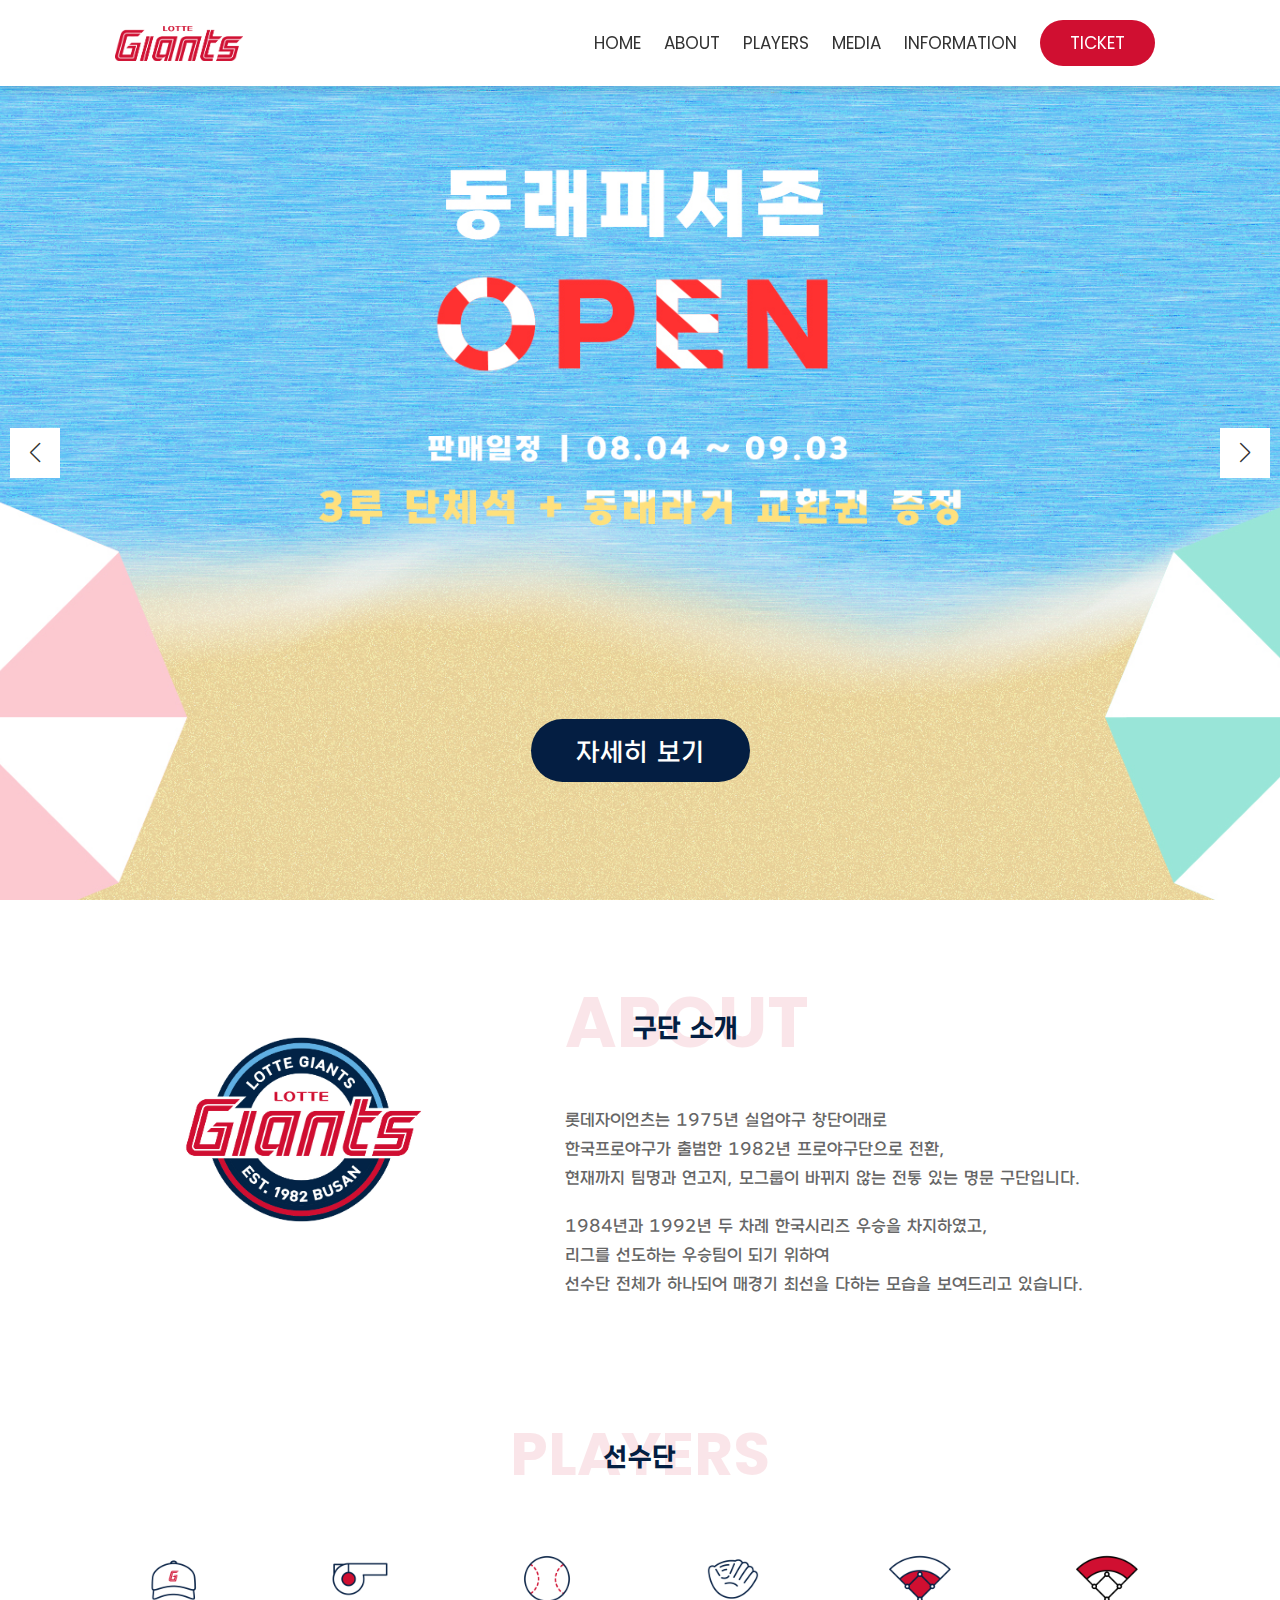
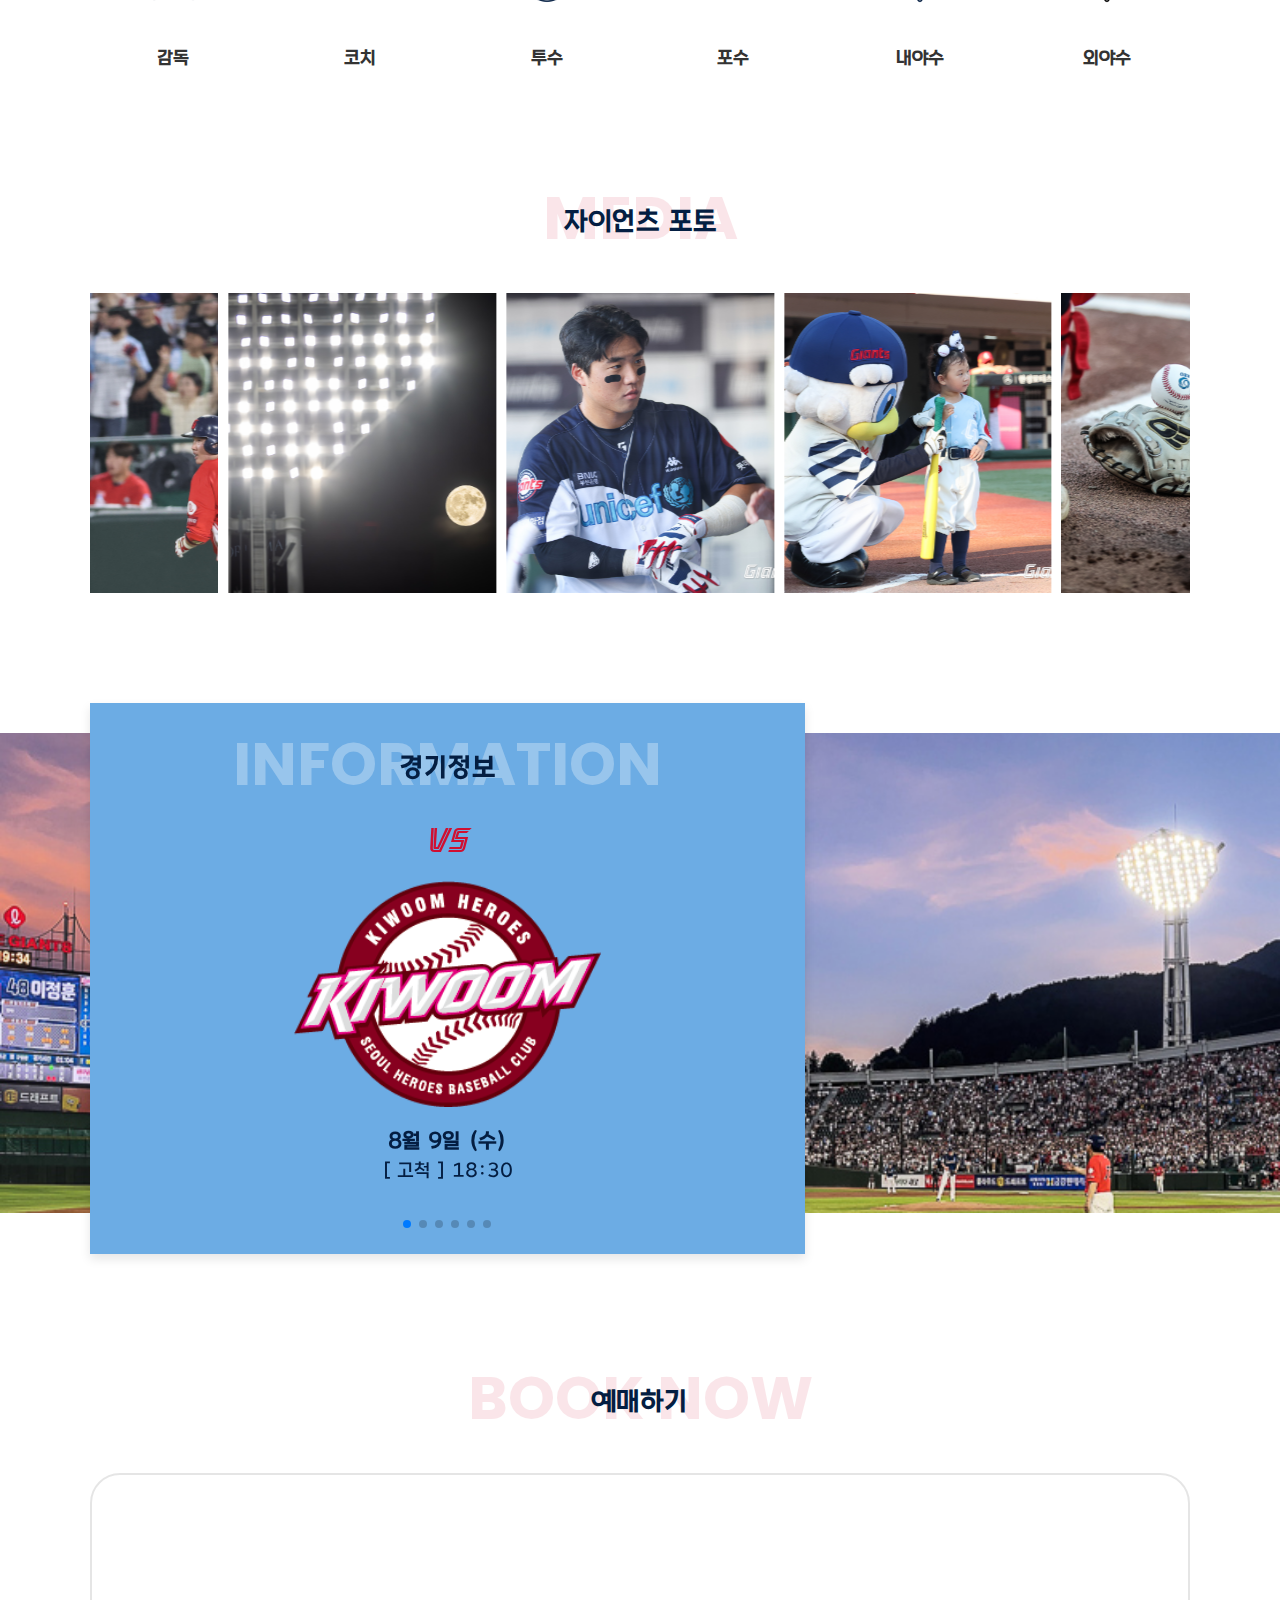
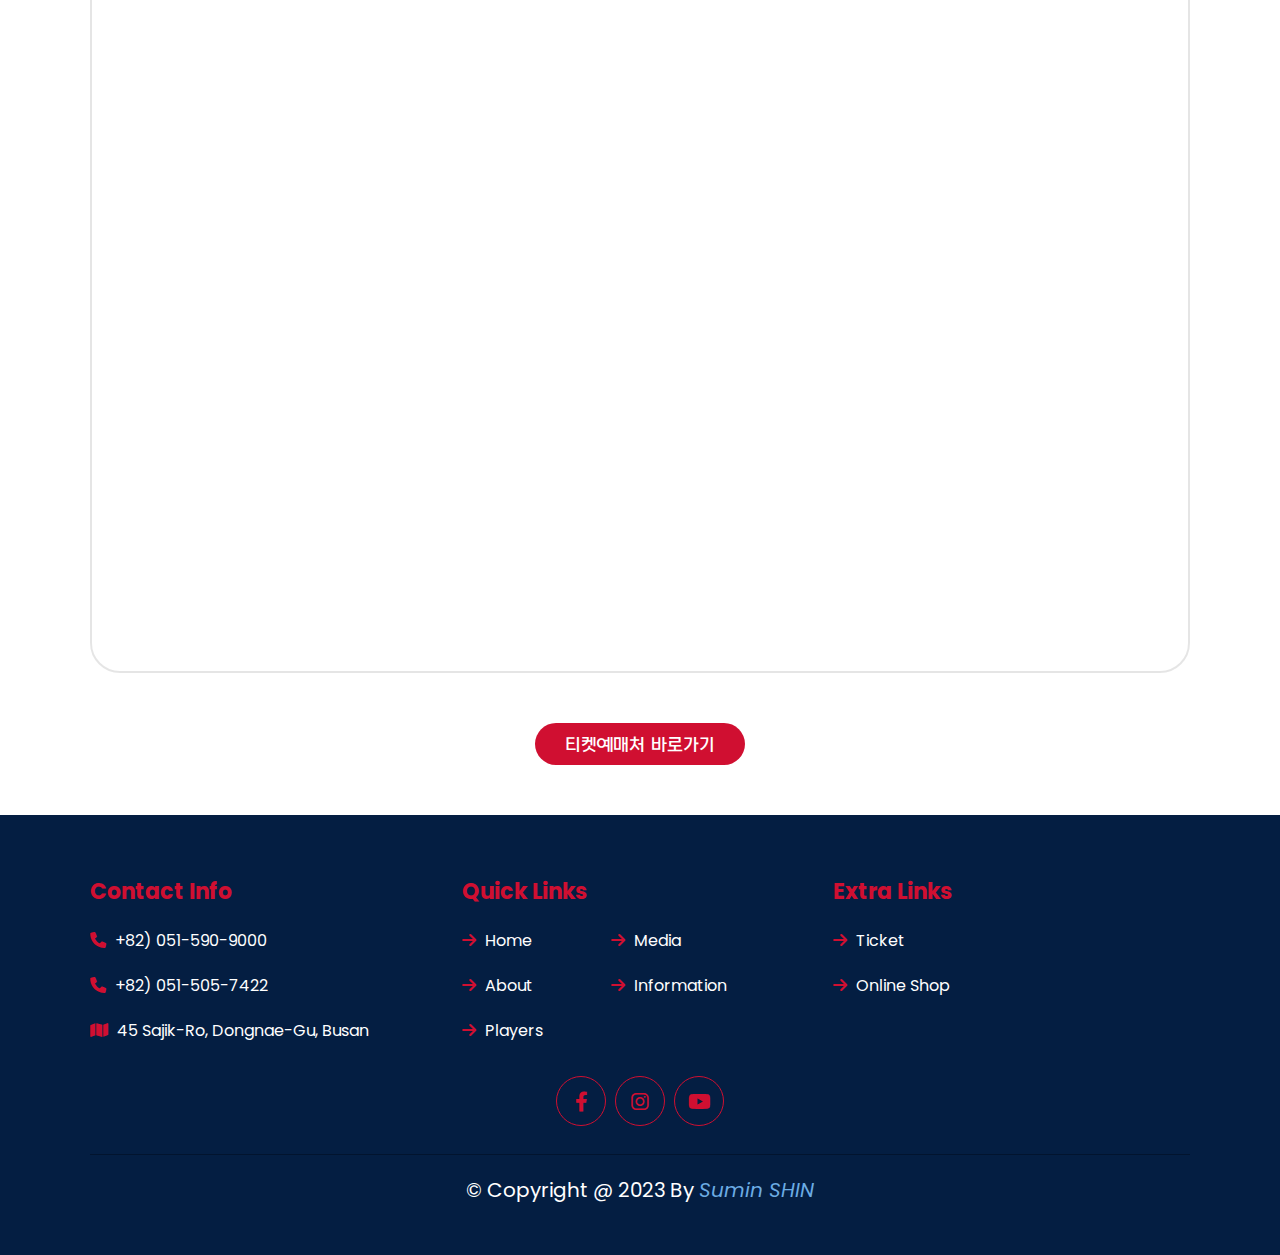
<file: 롯데 자이언츠/index.html>
<!DOCTYPE html>
<html lang="ko">
<head>
   <meta charset="UTF-8">
   <meta http-equiv="X-UA-Compatible" content="IE=edge">
   <meta name="viewport" content="width=device-width, initial-scale=1.0">
   <title>LOTTE GIANTS</title>
   <!-- font awesome cdn link  -->
   <link rel="stylesheet" href="https://cdnjs.cloudflare.com/ajax/libs/font-awesome/6.0.0/css/all.min.css">
   <!-- swiper js cdn link -->
   <link rel="stylesheet" href="https://cdn.jsdelivr.net/npm/swiper@9/swiper-bundle.min.css" />
    <!-- custom css link -->
   <link rel="stylesheet" href="style.css">
</head>
<body>

   <!-- header -->

   <header class="header">

      <a href="#" class="logo"> 
         <!-- <img src="./img/mivi_logo.png" alt=""> <p style="font-family: 'giants';">롯데 자이언츠</p>  -->
         <!-- <p>Giants</p> -->
         <img src="./img/logo.png" alt="lotte_logo">
      </a>

      <nav class="navbar">
         <a href="#home">HOME</a>
         <a href="#about">ABOUT</a>
         <a href="#players">PLAYERS</a>
         <a href="#gallery">MEDIA</a>
         <a href="#information">INFORMATION</a>
         <a href="#reservation" class="btn">TICKET</a>
      </nav>

      <div id="menu-btn" class="fas fa-bars"></div>

   </header>

   <!-- end -->

   <!-- home -->

   <section class="home" id="home">

      <div class="swiper home-slider">

         <div class="swiper-wrapper">

            <div class="swiper-slide slide" style="background: url(./img/home-slide01.jpg) no-repeat;">
               <div class="content">
                  <a href="#" class="btn-slide ko"> 자세히 보기 </a>
               </div>
            </div>

            <div class="swiper-slide slide" style="background: url(./img/home-slide02.jpg) no-repeat;">
               <div class="content">
                  <a href="#" class="btn-slide ko"> 다운로드 하기 </a>
               </div>
            </div>

            <div class="swiper-slide slide" style="background: url(./img/home-slide03.jpg) no-repeat;">
               <div class="content">
               </div>
            </div>

         </div>

         <div class="swiper-button-next"></div>
         <div class="swiper-button-prev"></div>

      </div>

   </section>

   <!-- end -->


   <!-- about -->

   <section class="about" id="about">

      <div class="row">

         <div class="image">
            <img src="./img/lotte_emblem.jpg" alt="롯데자이언츠 엠블럼">
         </div>

         <div class="content">
            <h3>
               ABOUT
               <h4 class="ko">구단 소개</h4>
            </h3>
            
            <p class="ko">
               롯데자이언츠는 1975년 실업야구 창단이래로<br>
               한국프로야구가 출범한 1982년 프로야구단으로 전환,<br>
               현재까지 팀명과 연고지, 모그룹이 바뀌지 않는 전통 있는 명문 구단입니다.<br>
            </p>
            <p class="ko">
               1984년과 1992년 두 차례 한국시리즈 우승을 차지하였고,<br>
               리그를 선도하는 우승팀이 되기 위하여<br>
               선수단 전체가 하나되어 매경기 최선을 다하는 모습을 보여드리고 있습니다.
            </p>
         </div>

      </div>

   </section>

   <!-- end -->

   <!-- players -->

   <section class="players" id="players">

      <h1 class="heading">
         PLAYERS
         <h4 class="ko">선수단</h4>
      </h1>

      <div class="services">

         <div class="box-container">
   
            <div class="box">
               
               <img src="./img/icons-04.png" alt="">
               <h3 class="ko">감독</h3>
            </div>
   
            <div class="box">
               <img src="./img/icons-03.png" alt="">
               <h3 class="ko">코치</h3>
            </div>
   
            <div class="box">
               <img src="./img/icons-05.png" alt="">
               <h3 class="ko">투수</h3>
            </div>
   
            <div class="box">
               <img src="./img/icons-06.png" alt="">
               <h3 class="ko">포수</h3>
            </div>
   
            <div class="box">
               <img src="./img/icons-02.png" alt="">
               <h3 class="ko">내야수</h3>
            </div>
   
            <div class="box">
               <img src="./img/icons-01.png" alt="">
               <h3 class="ko">외야수</h3>
            </div>
   
         </div>
   
      </div>

   </section>

   <!-- end -->


   <!-- gallery -->

   <section class="gallery" id="gallery">

      <h1 class="heading">
         MEDIA
         <h4 class="ko">자이언츠 포토</h4>
      </h1>

      <div class="swiper gallery-slider">

         <div class="swiper-wrapper">

            <div class="swiper-slide slide">
               <img src="./img/230806.jpg" alt="230806경기사진">
               <div class="icon">
                  <p class="ko">23.08.06 SSG전</p>
               </div>
            </div>

            <div class="swiper-slide slide">
               <img src="./img/230805.jpg" alt="230805경기사진">
               <div class="icon">
                  <p class="ko">23.08.05 SSG전</p>
               </div>
            </div>

            <div class="swiper-slide slide">
               <img src="./img/230804.jpg" alt="230804경기사진">
               <div class="icon">
                  <p class="ko">23.08.04 SSG전</p>
               </div>
            </div>

            <div class="swiper-slide slide">
               <img src="./img/230803.jpg" alt="230803경기사진">
               <div class="icon">
                  <p class="ko">23.08.03 NC전</p>
               </div>
            </div>

            <div class="swiper-slide slide">
               <img src="./img/230802.jpg" alt="230802경기사진">
               <div class="icon">
                  <p class="ko">23.08.02 NC전</p>
               </div>
            </div>

            <div class="swiper-slide slide">
               <img src="./img/230801.jpg" alt="230801경기사진">
               <div class="icon">
                  <p class="ko">23.08.01 NC전</p>
               </div>
            </div>

         </div>

      </div>

   </section>

   <!-- end -->

   <!-- information -->

   <section class="information" id="information">

      <div class="swiper information-slider">
         <div class="swiper-wrapper">

            <div class="swiper-slide slide">
               <div>
                  <h2 class="heading">INFORMATION
                     <h4 class="ko">경기정보</h4>
                  </h2>
                  <div class="vs">
                     <p>VS</p>
                     <img src="./img/kiwoom_logo.png" alt="kiwoom_logo">
                  </div>
                  <div class="user">
                     <div class="user-info">
                        <h3 class="ko">8월 9일 (수)</h3>
                        <p class="ko">[ 고척 ] 18:30</p>
                     </div>
                  </div>
               </div>
            </div>

            <div class="swiper-slide slide">
               <h2 class="heading">INFORMATION
                  <h4 class="ko">경기정보</h4>
               </h2>
               <div class="vs">
                  <p>VS</p>
                  <img src="./img/kiwoom_logo.png" alt="kiwoom_logo">
               </div>
               <div class="user">
                  <div class="user-info">
                     <h3 class="ko">8월 10일 (목)</h3>
                     <p class="ko">[ 고척 ] 18:30</p>
                  </div>
               </div>
            </div>

            <div class="swiper-slide slide">
               <h2 class="heading">INFORMATION
                  <h4 class="ko">경기정보</h4>
               </h2>
               <div class="vs">
                  <p>VS</p>
                  <img src="./img/kia_logo.png" alt="kia_logo">
               </div>
               <div class="user">
                  <div class="user-info">
                     <h3 class="ko">8월 11일 (금)</h3>
                     <p class="ko">[ 사직 ] 18:30</p>
                  </div>
               </div>
            </div>

            <div class="swiper-slide slide">
               <h2 class="heading">INFORMATION
                  <h4 class="ko">경기정보</h4>
               </h2>
               <div class="vs">
                  <p>VS</p>
                  <img src="./img/kia_logo.png" alt="kia_logo">
               </div>
               <div class="user">
                  <div class="user-info">
                     <h3 class="ko">8월 12일 (토)</h3>
                     <p class="ko">[ 사직 ] 18:00</p>
                  </div>
               </div>
            </div>

            <div class="swiper-slide slide">
               <h2 class="heading">INFORMATION
                  <h4 class="ko">경기정보</h4>
               </h2>
               <div class="vs">
                  <p>VS</p>
                  <img src="./img/kia_logo.png" alt="kia_logo">
               </div>
               <div class="user">
                  <div class="user-info">
                     <h3 class="ko">8월 13일 (일)</h3>
                     <p class="ko">[ 사직 ] 17:00</p>
                  </div>
               </div>
            </div>

            <div class="swiper-slide slide">
               <h2 class="heading">INFORMATION
                  <h4 class="ko">경기정보</h4>
               </h2>
               <div class="vs">
                  <p>VS</p>
                  <img src="./img/ssg_logo.png" alt="ssg_logo">
               </div>
               <div class="user">
                  <div class="user-info">
                     <h3 class="ko">8월 15일 (화)</h3>
                     <p class="ko">[ 사직 ] 17:00</p>
                  </div>
               </div>
            </div>
            
         </div>
         <div class="swiper-pagination"></div>
      </div>

   </section>

   <!-- end -->


   <!-- reservation -->

   <section class="ticket" id="ticket">

      <h1 class="heading">book now
         <h4 class="ko">예매하기</h4>
      </h1>

      <iframe src="http://ticket.giantsclub.com" frameborder="0"></iframe>

      <a href="http://ticket.giantsclub.com" class="ticket-btn ko">티켓예매처 바로가기</a>
   </section>

   <!-- end -->

   <!-- footer -->

   <section class="footer">

      <div class="box-container">

         <div class="box">
            <h3>contact info</h3>
            <a href="#"> <i class="fas fa-phone"></i> +82) 051-590-9000 </a>
            <a href="#"> <i class="fas fa-phone"></i> +82) 051-505-7422</a>
            <a href="#"> <i class="fas fa-map"></i> 45 Sajik-ro, Dongnae-gu, Busan</a>
         </div>

         <div class="box">
            <h3>quick links</h3>
            <div>
               <div>
                  <a href="#home"> <i class="fas fa-arrow-right"></i> home</a>
                  <a href="#about"> <i class="fas fa-arrow-right"></i> about</a>
                  <a href="#players"> <i class="fas fa-arrow-right"></i> players</a>
               </div>
               <div>
                  <a href="#gallery"> <i class="fas fa-arrow-right"></i> media</a>
                  <a href="#information"> <i class="fas fa-arrow-right"></i> information</a>
               </div>
            </div>
         </div>

         <div class="box">
            <h3>extra links</h3>
            <a href="http://ticket.giantsclub.com"> <i class="fas fa-arrow-right"></i> ticket</a>
            <a href="http://www.lottegiantsshop.com/"> <i class="fas fa-arrow-right"></i> online shop</a>
            
         </div>

      </div>

      <div class="share">
         <a href="https://www.facebook.com/lottegiantsbusan" class="fab fa-facebook-f"></a>
         <a href="https://www.instagram.com/busanlottegiants/" class="fab fa-instagram"></a>
         <a href="https://www.youtube.com/channel/UCAZQZdSY5_YrziMPqXi-Zfw" class="fa-brands fa-youtube"></a>
      </div>

      <div class="credit">&copy; copyright @ 2023 by <span>Sumin SHIN</span></div>

   </section>

   <!-- end -->


















   <script src="https://cdn.jsdelivr.net/npm/swiper@9/swiper-bundle.min.js"></script>

   <script src="script.js"></script>

</body>
</html>
</file>
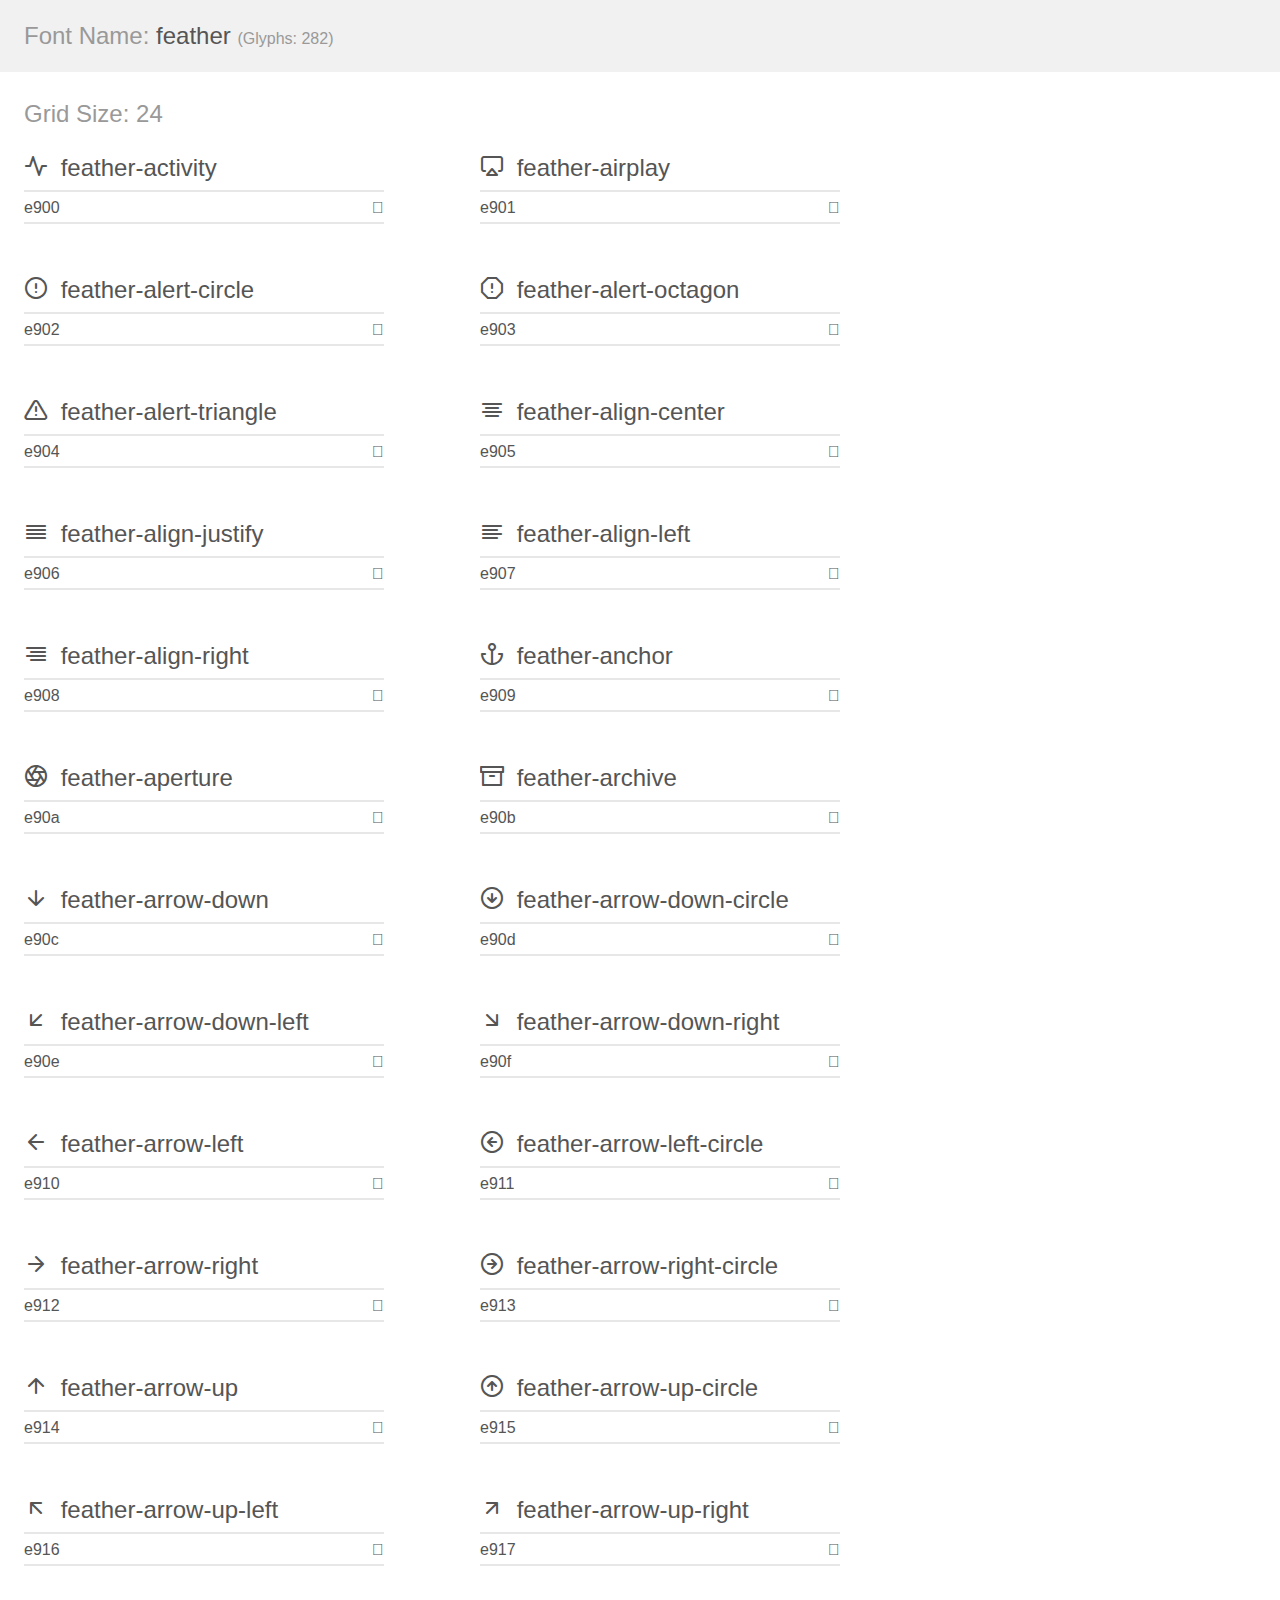
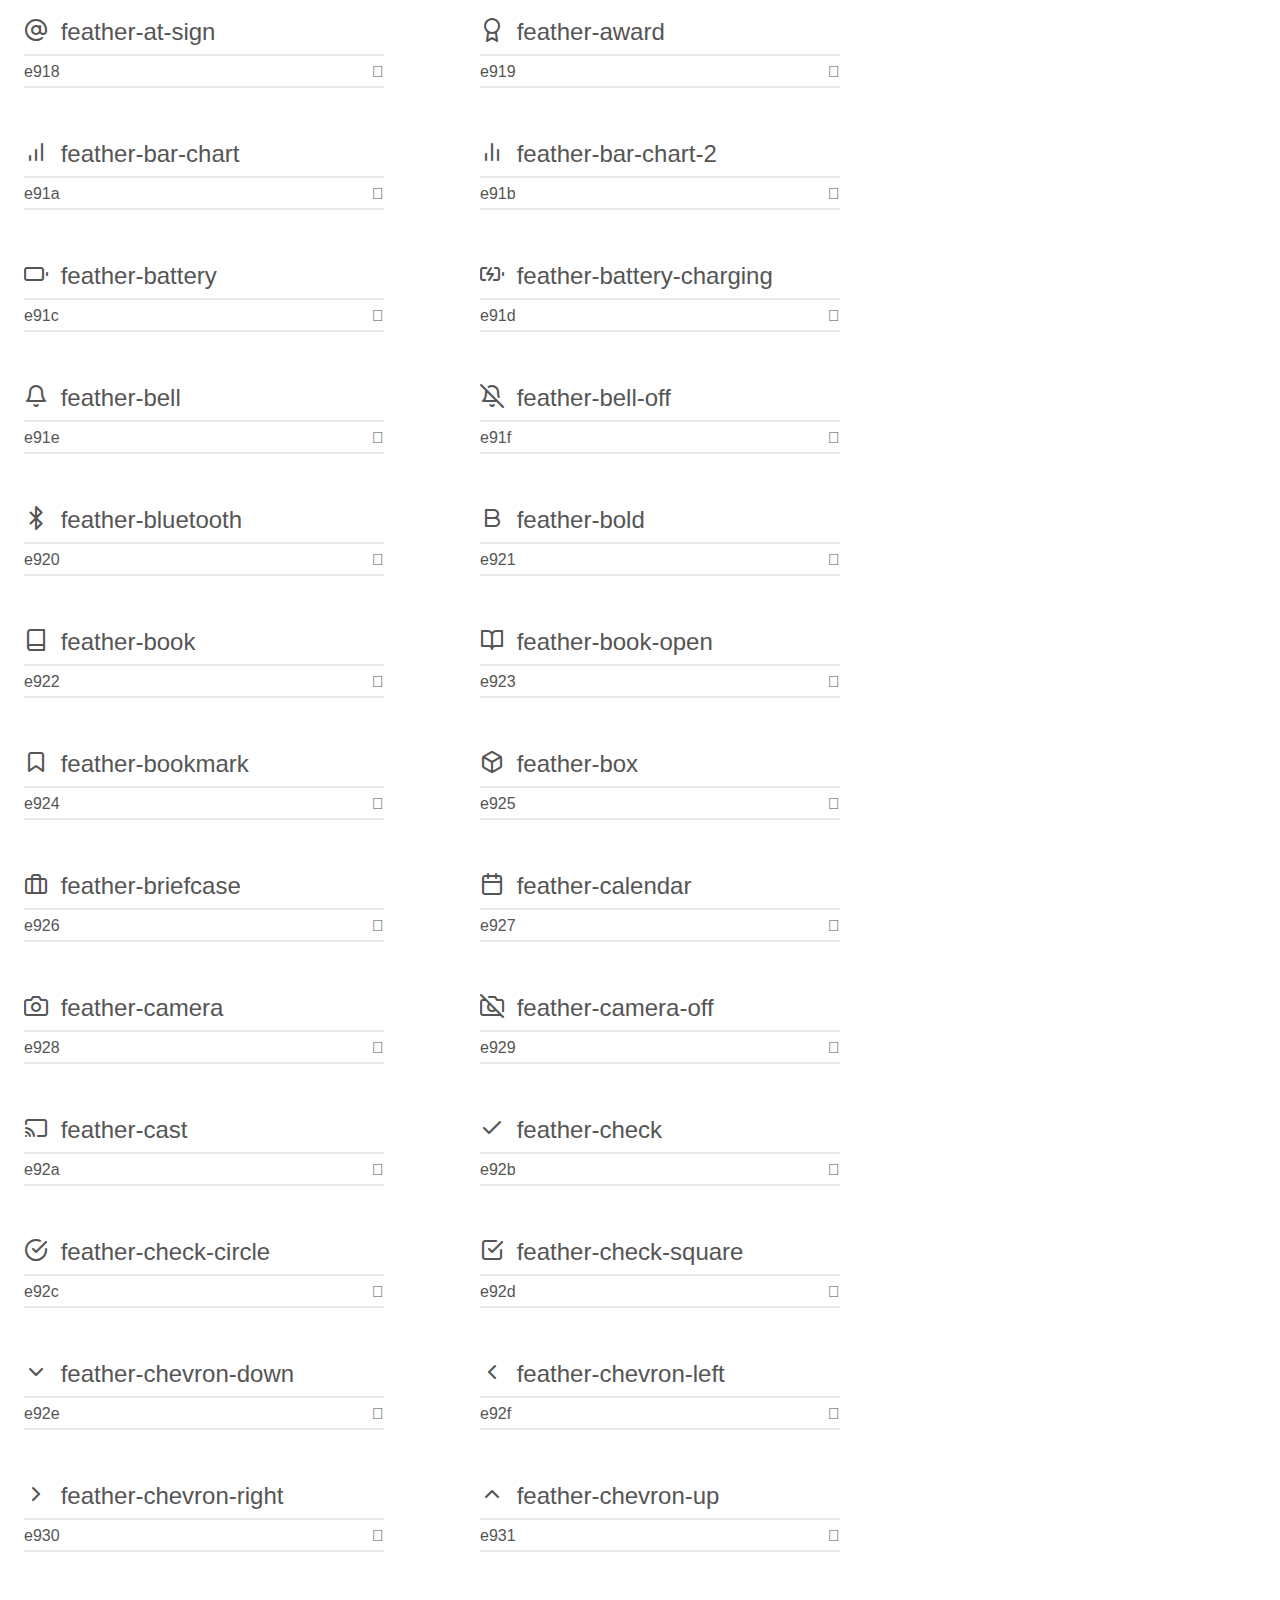
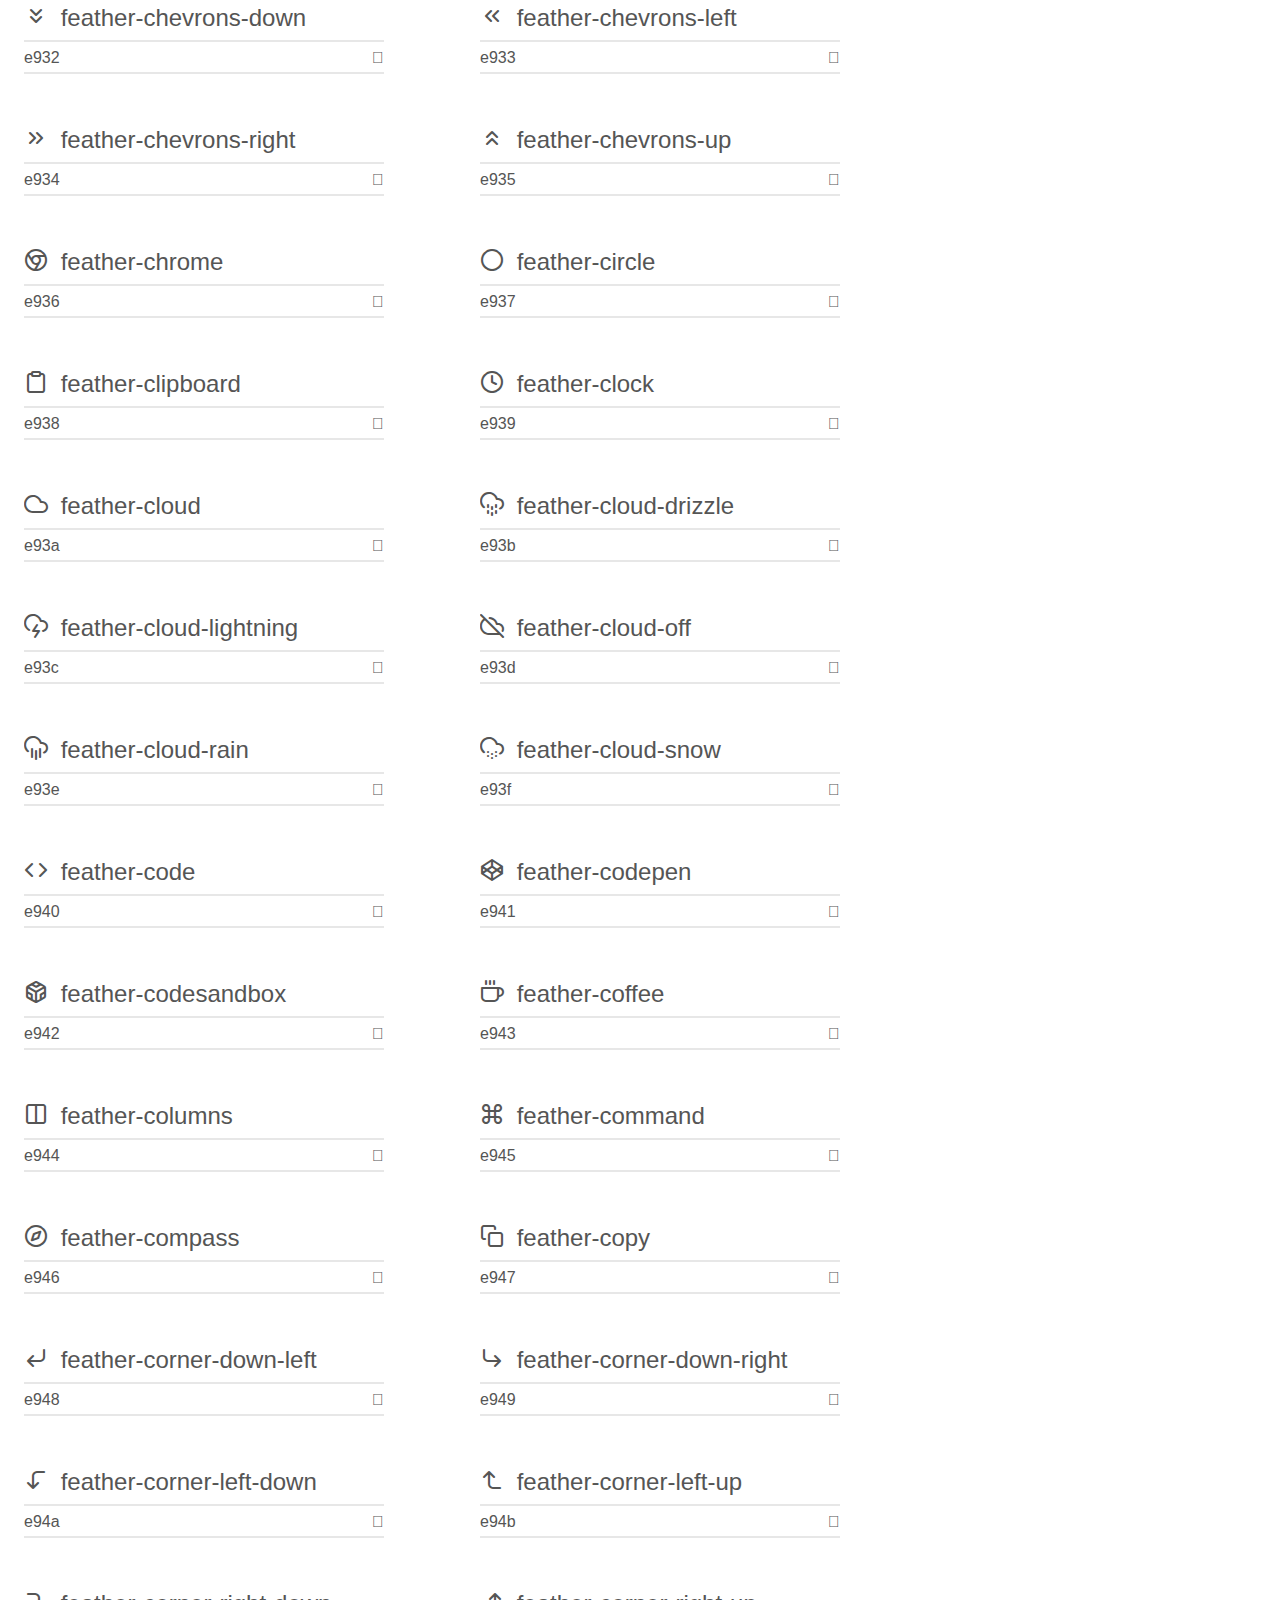
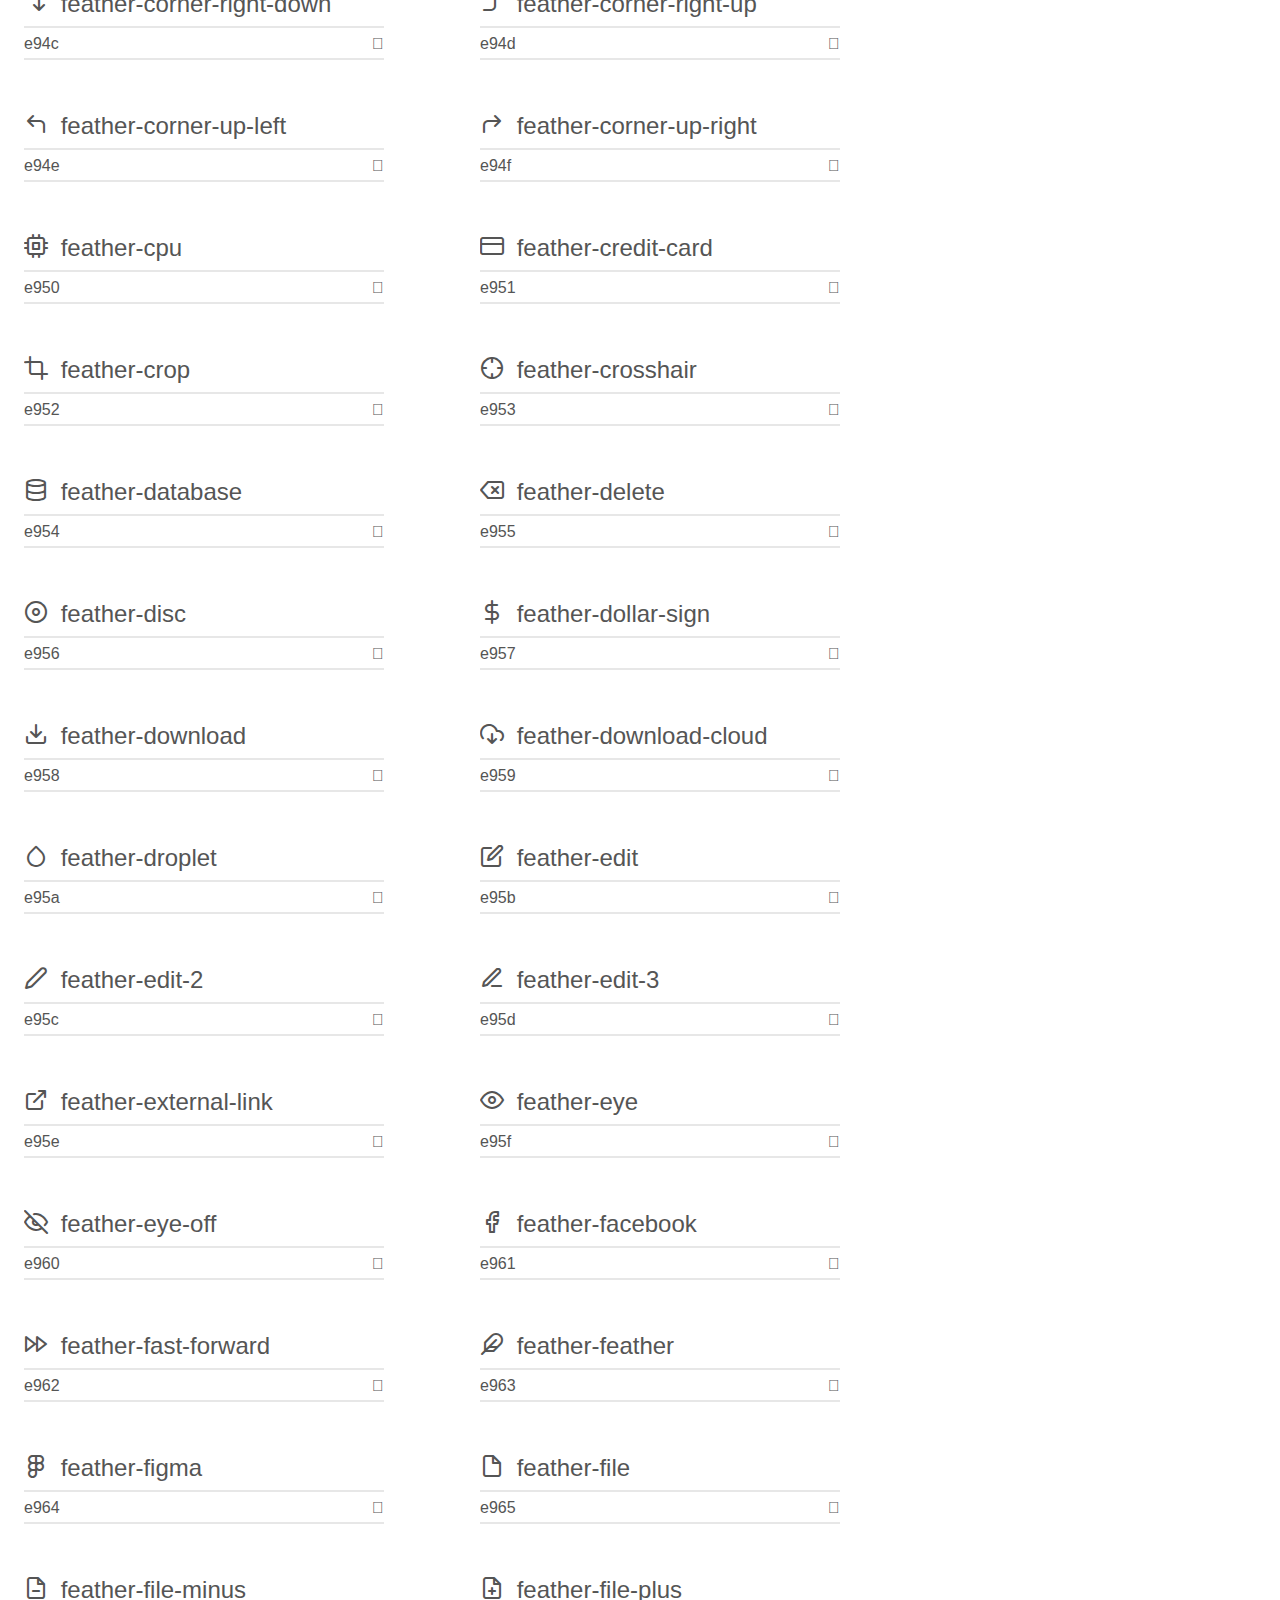
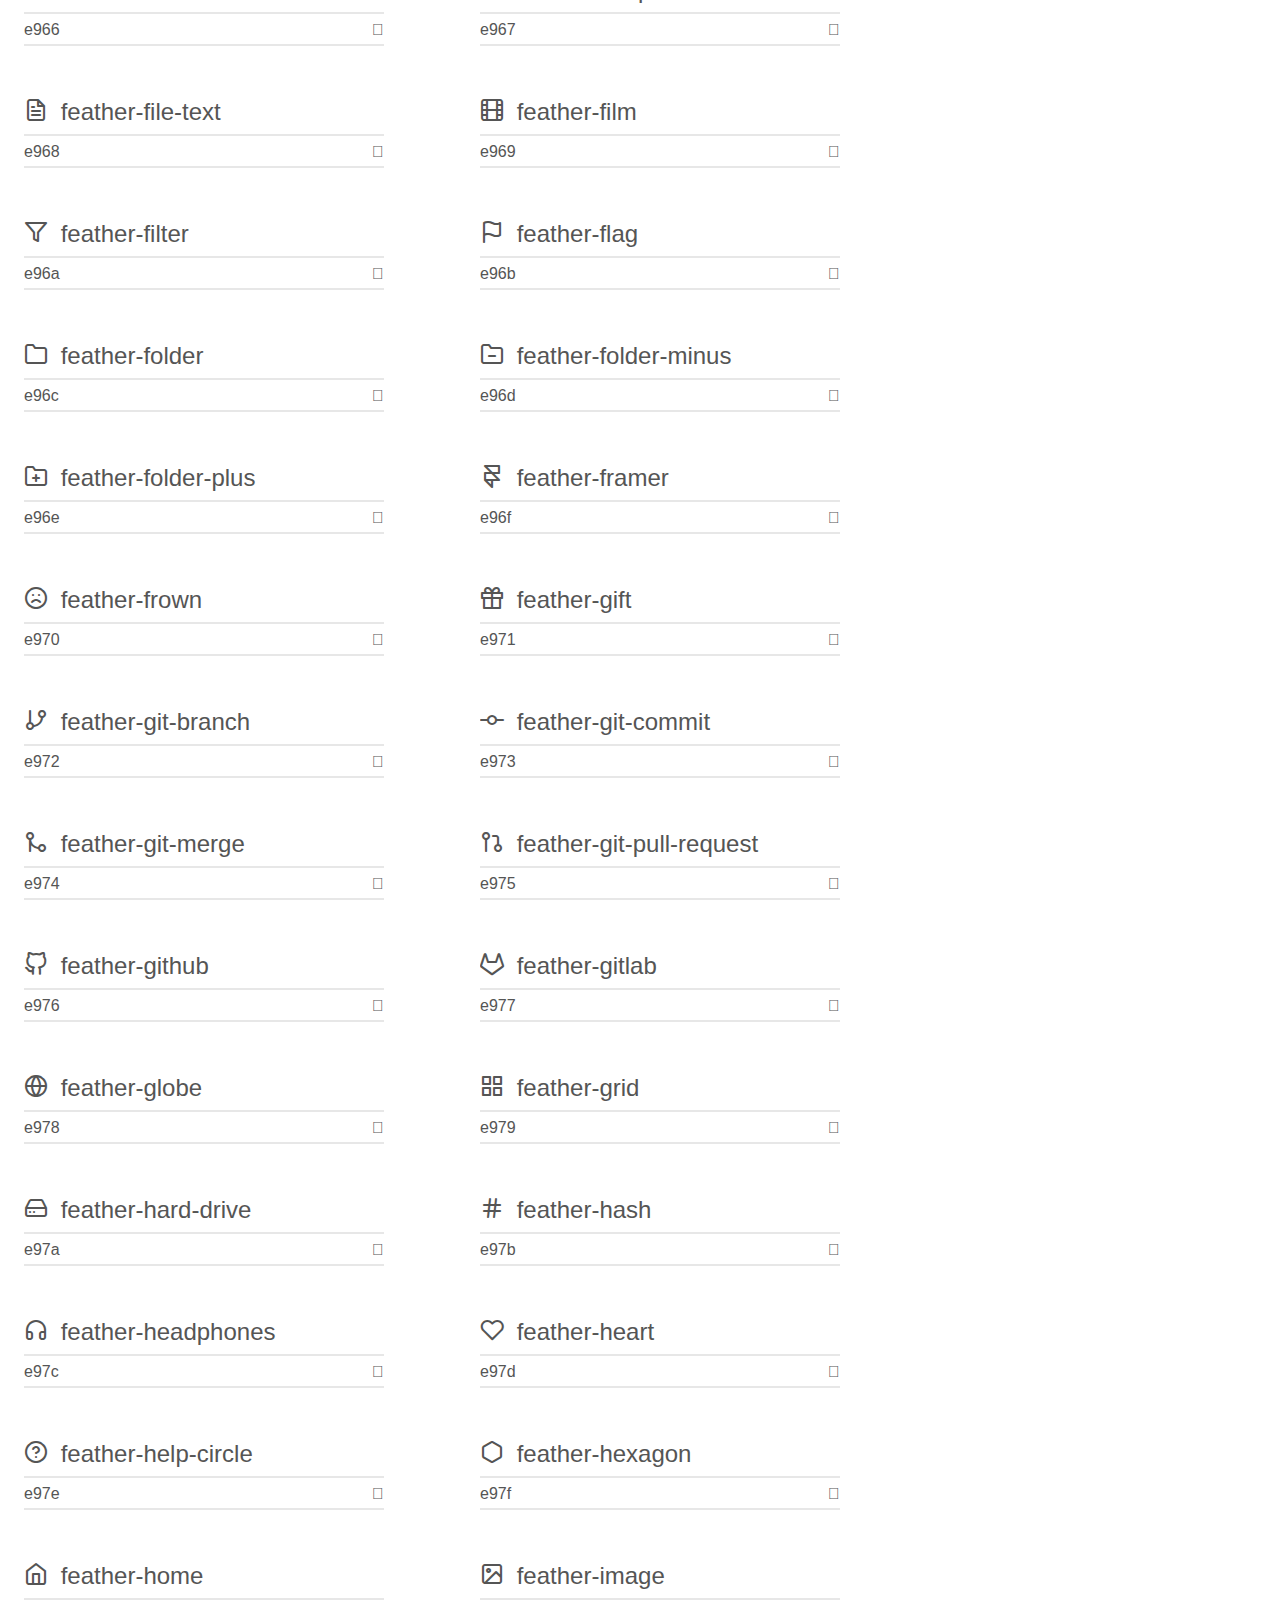
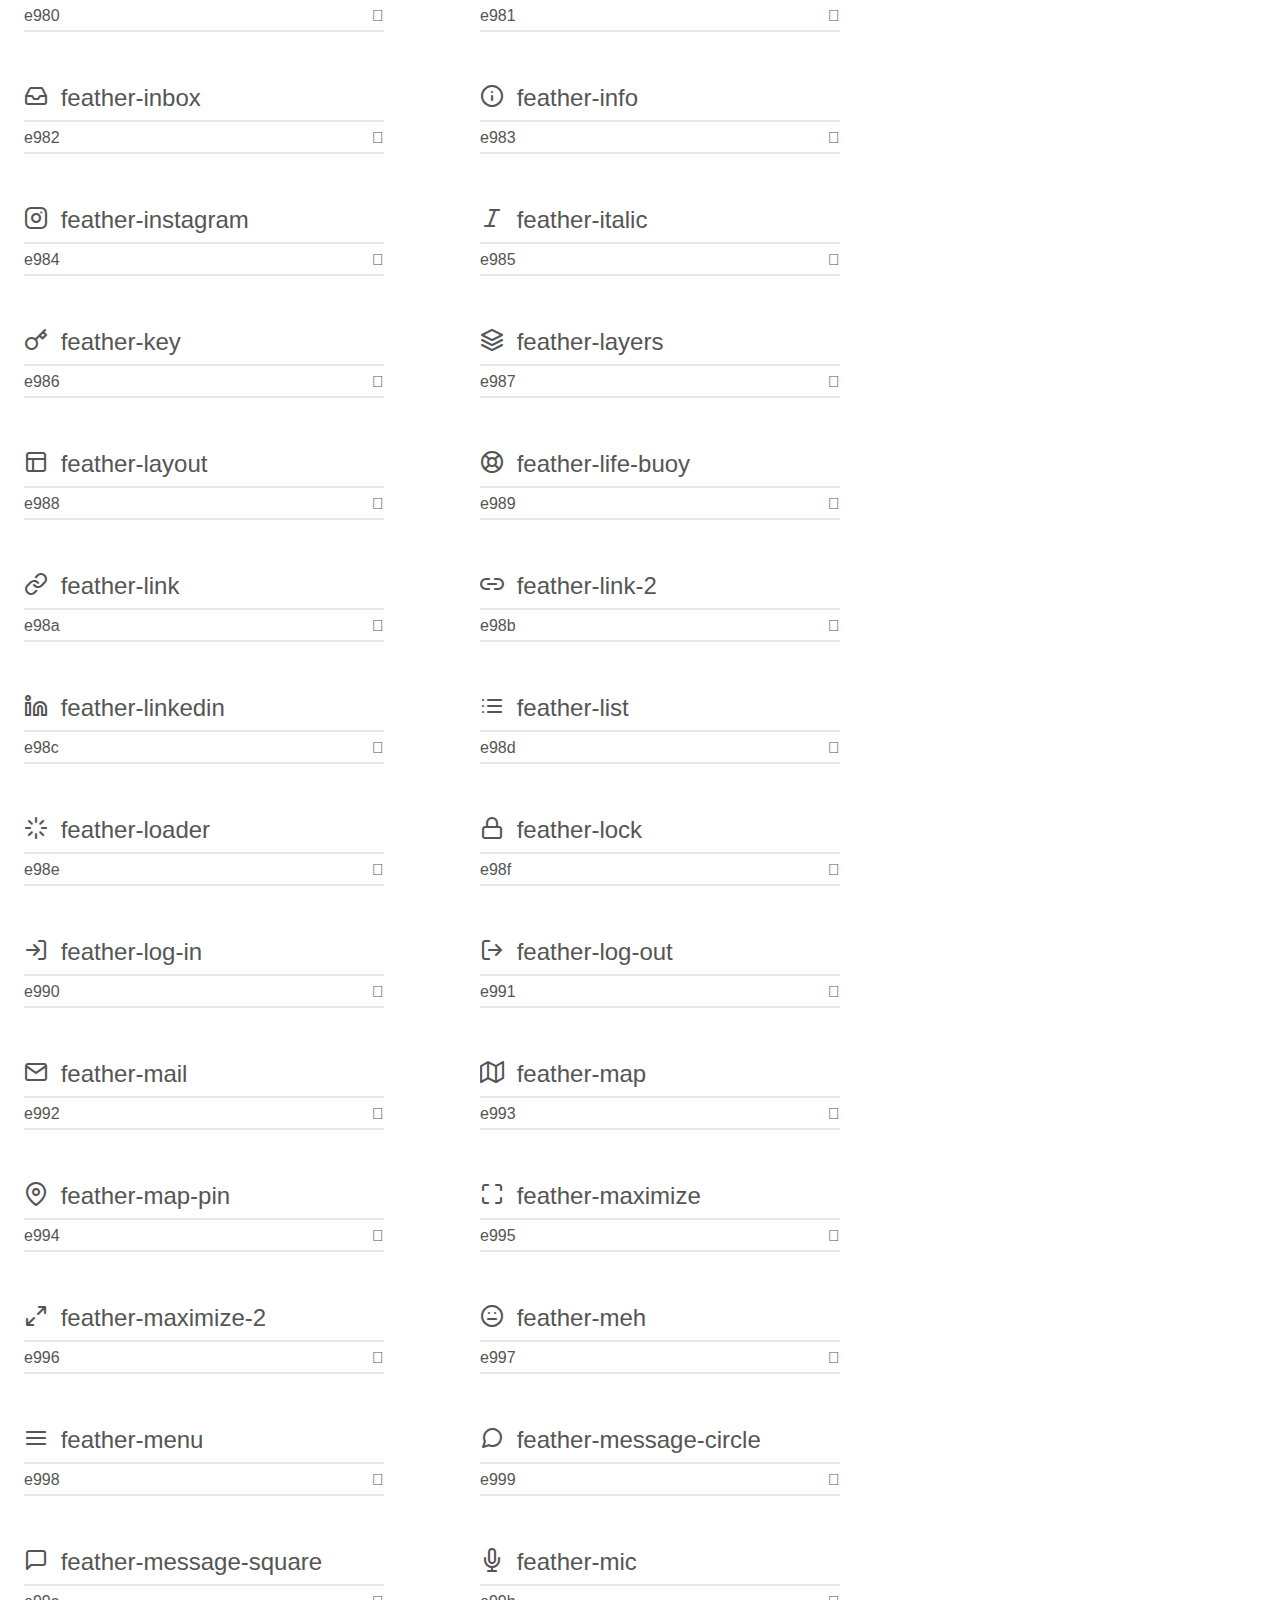
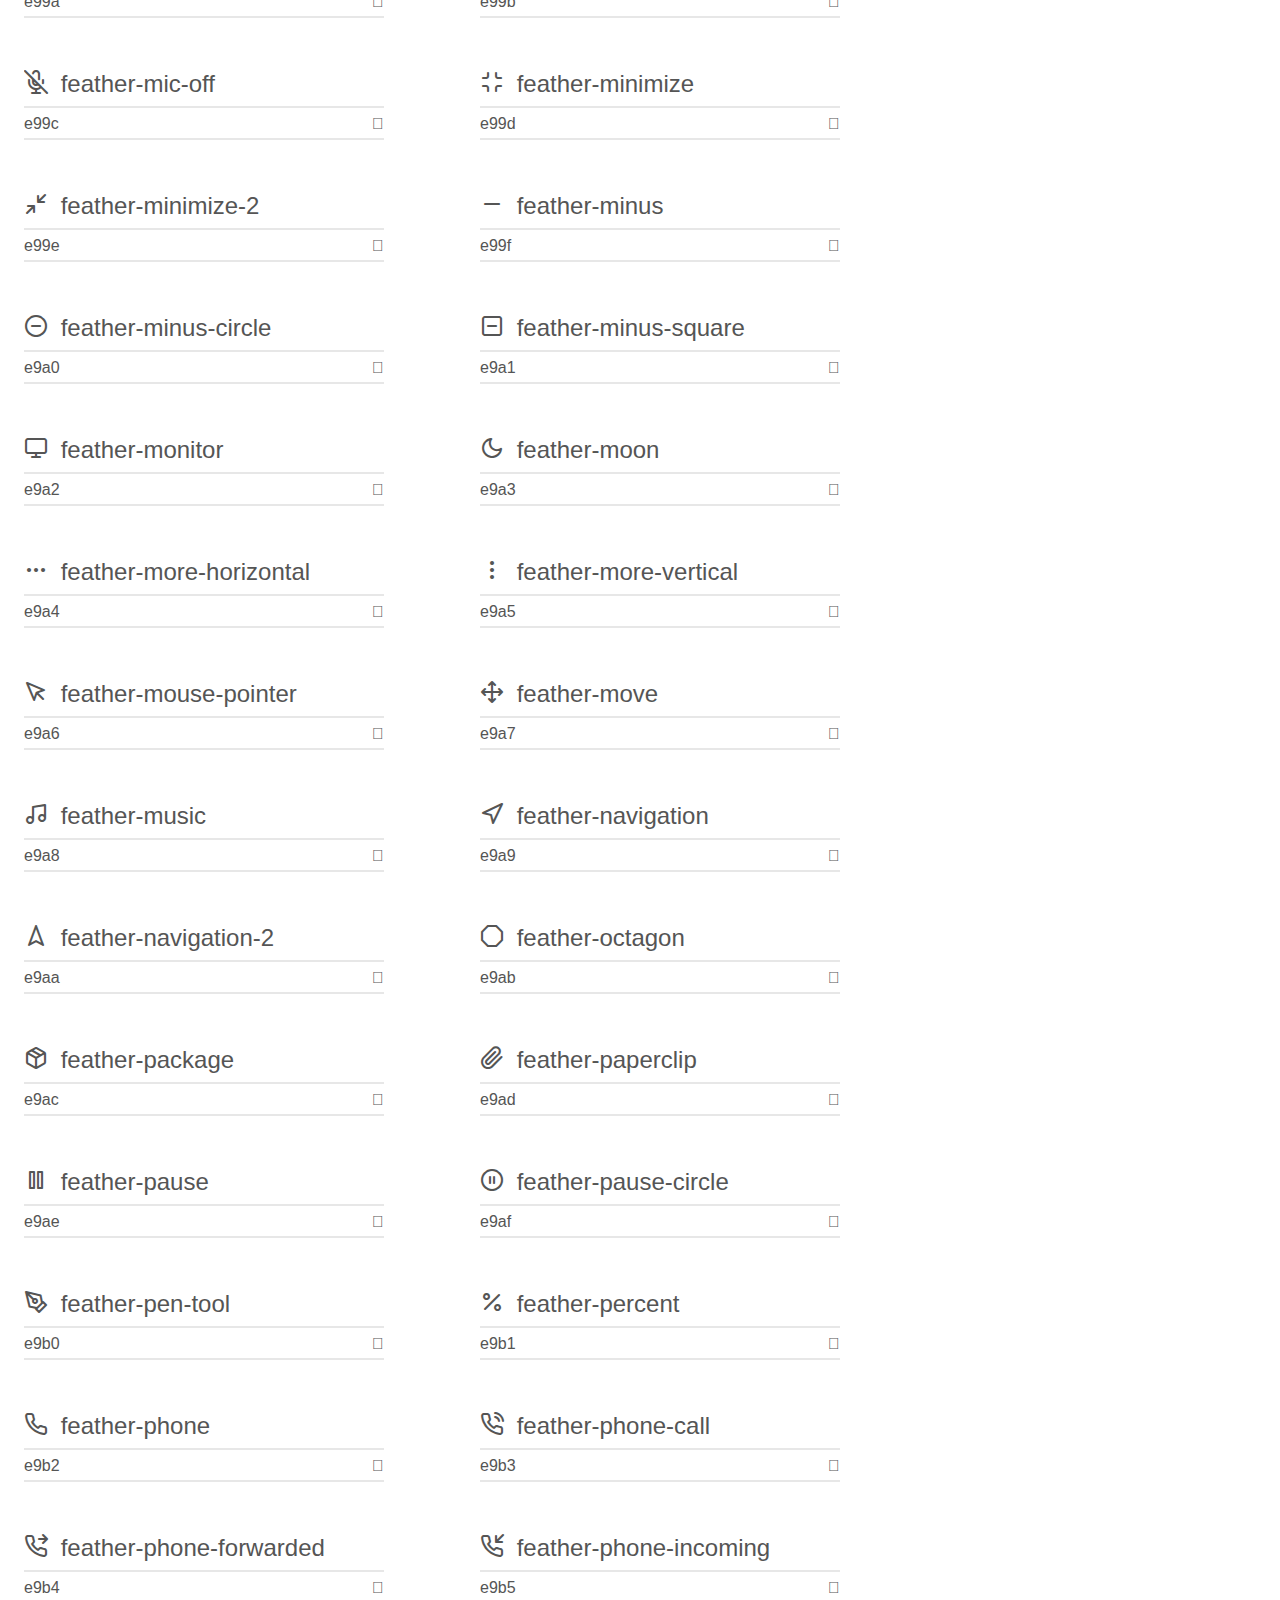
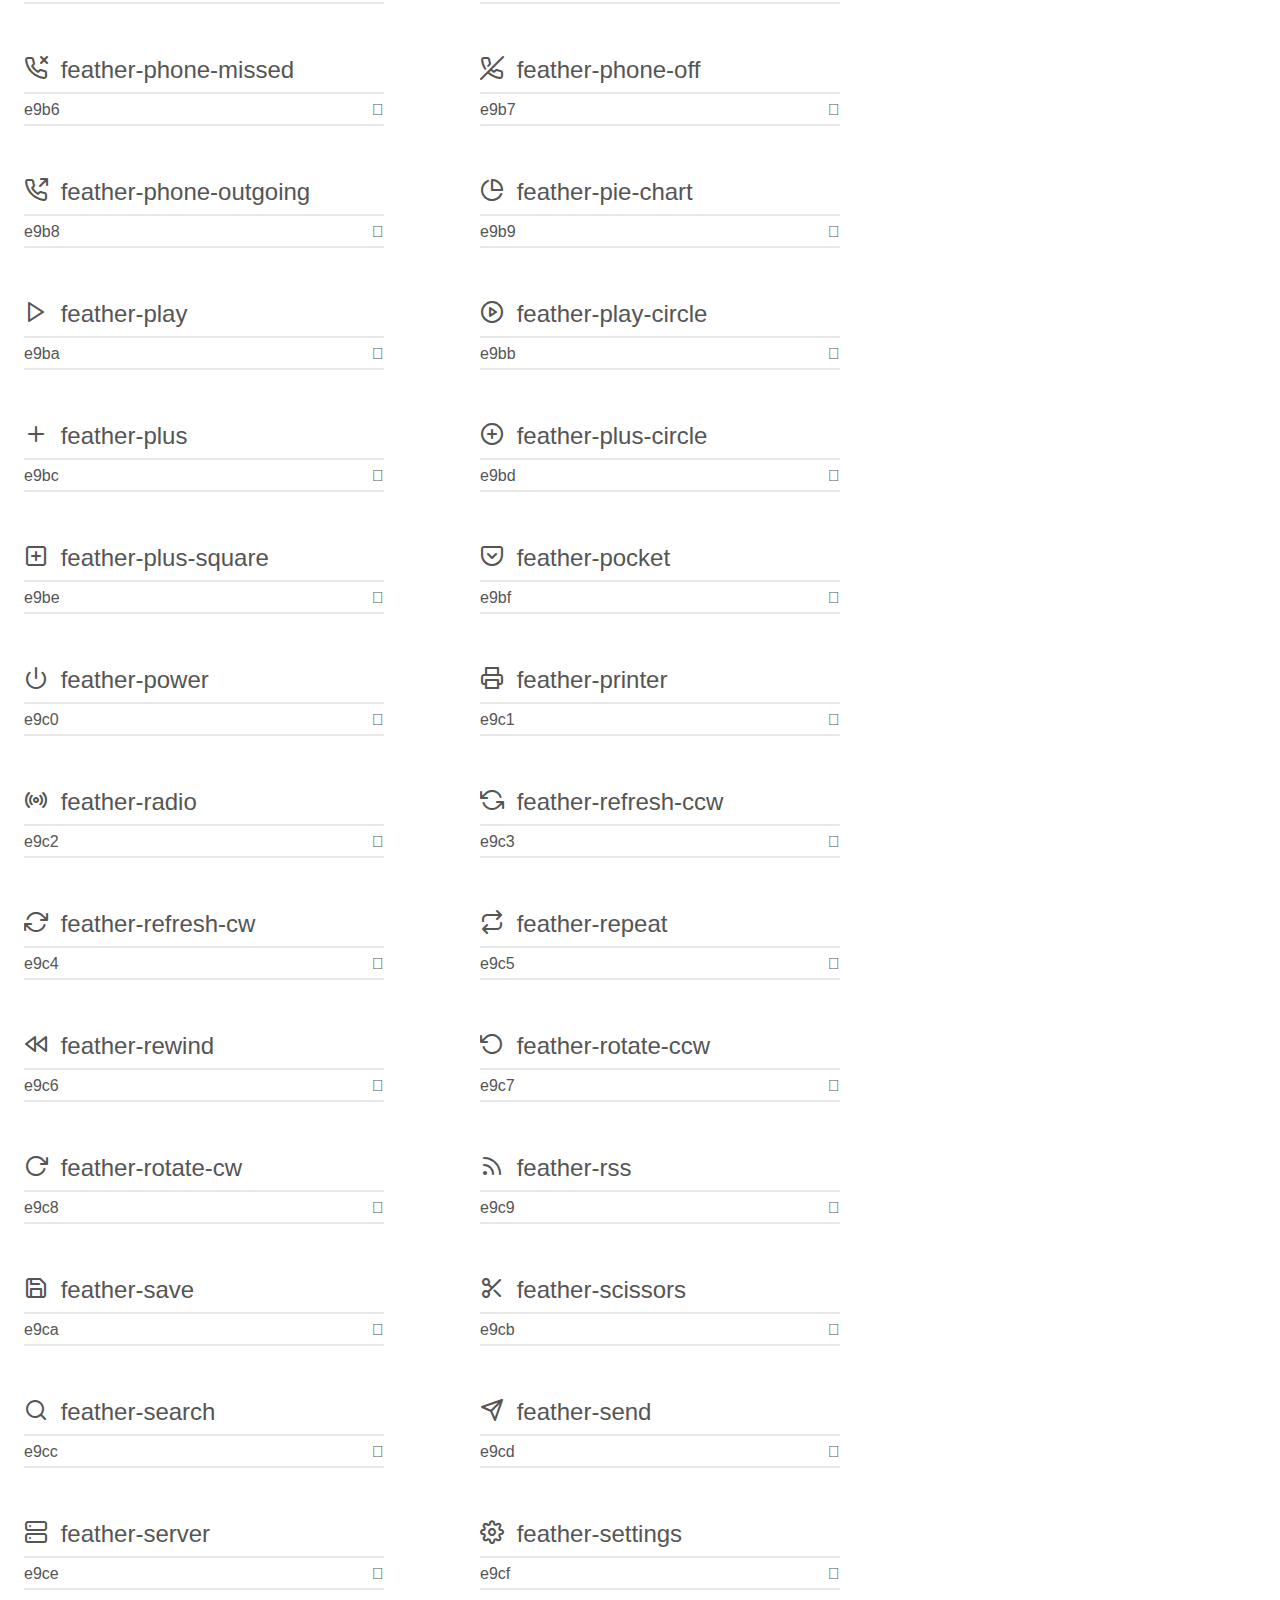
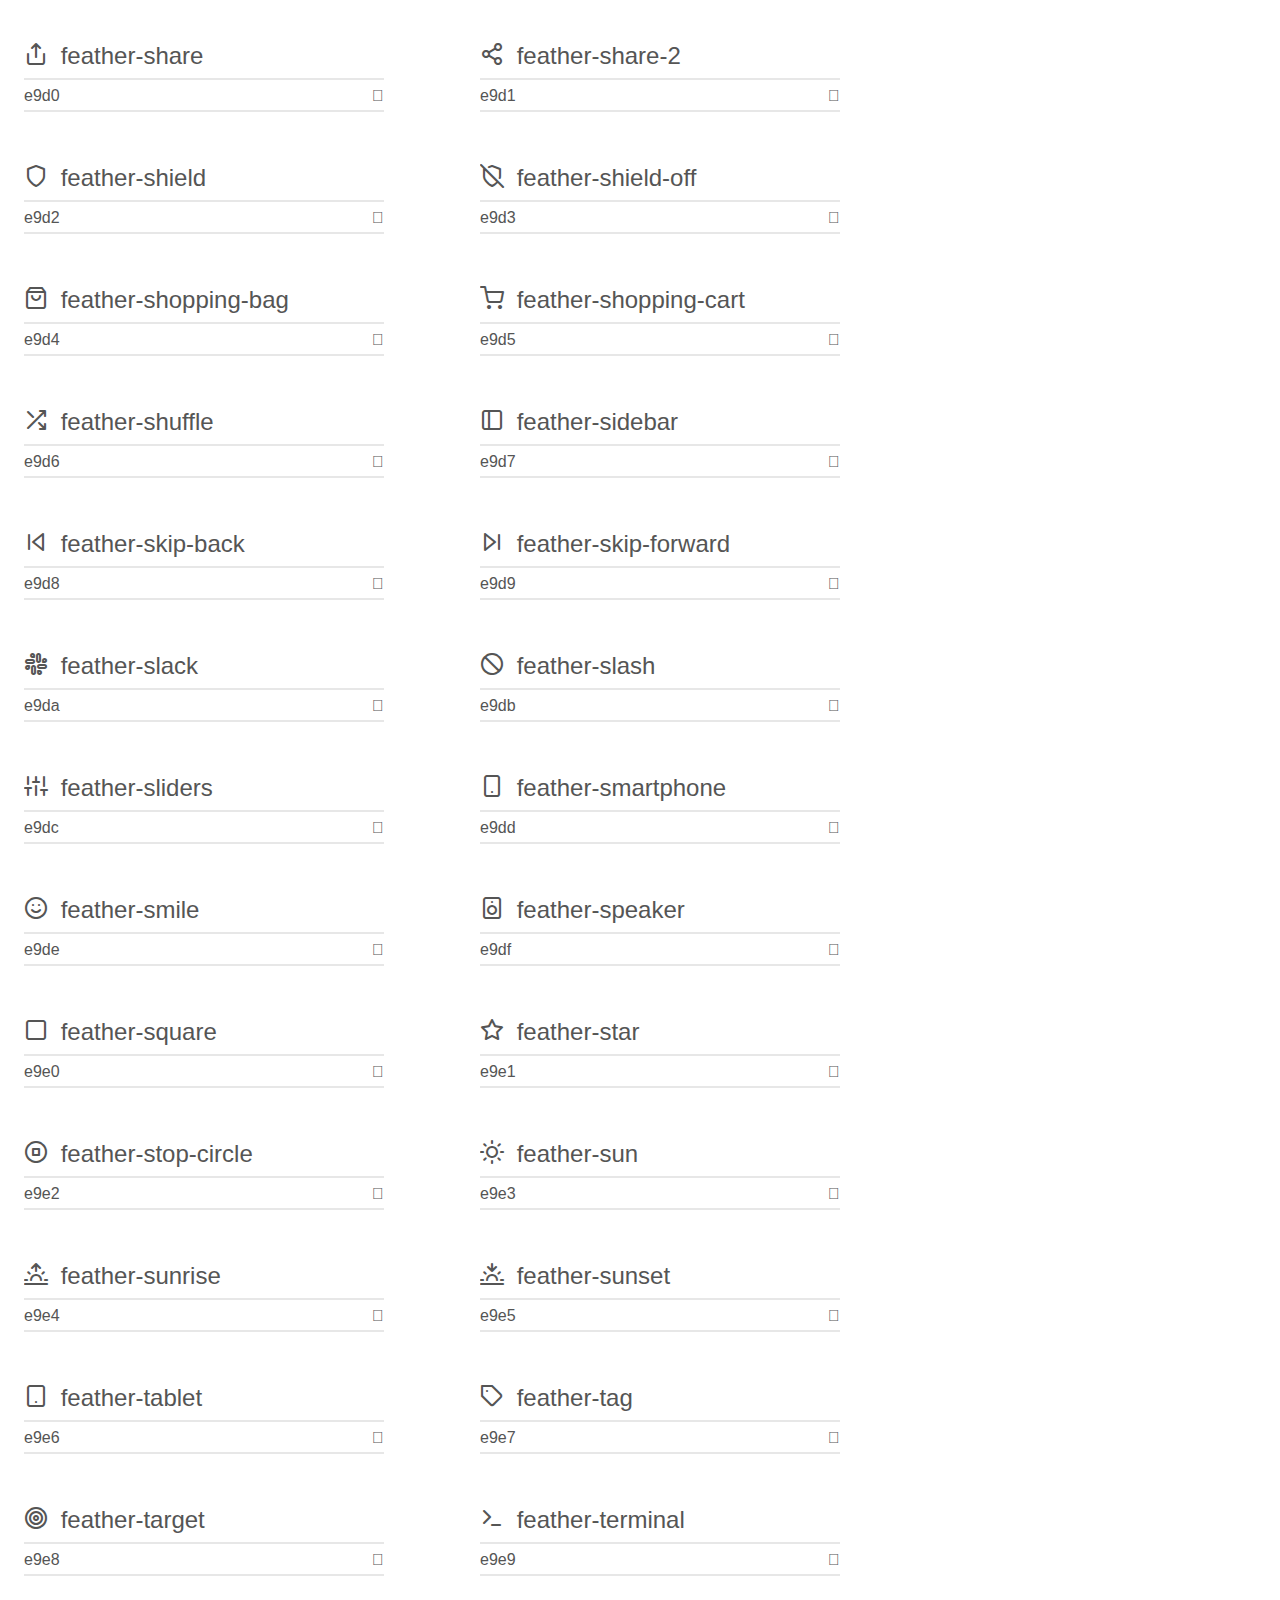
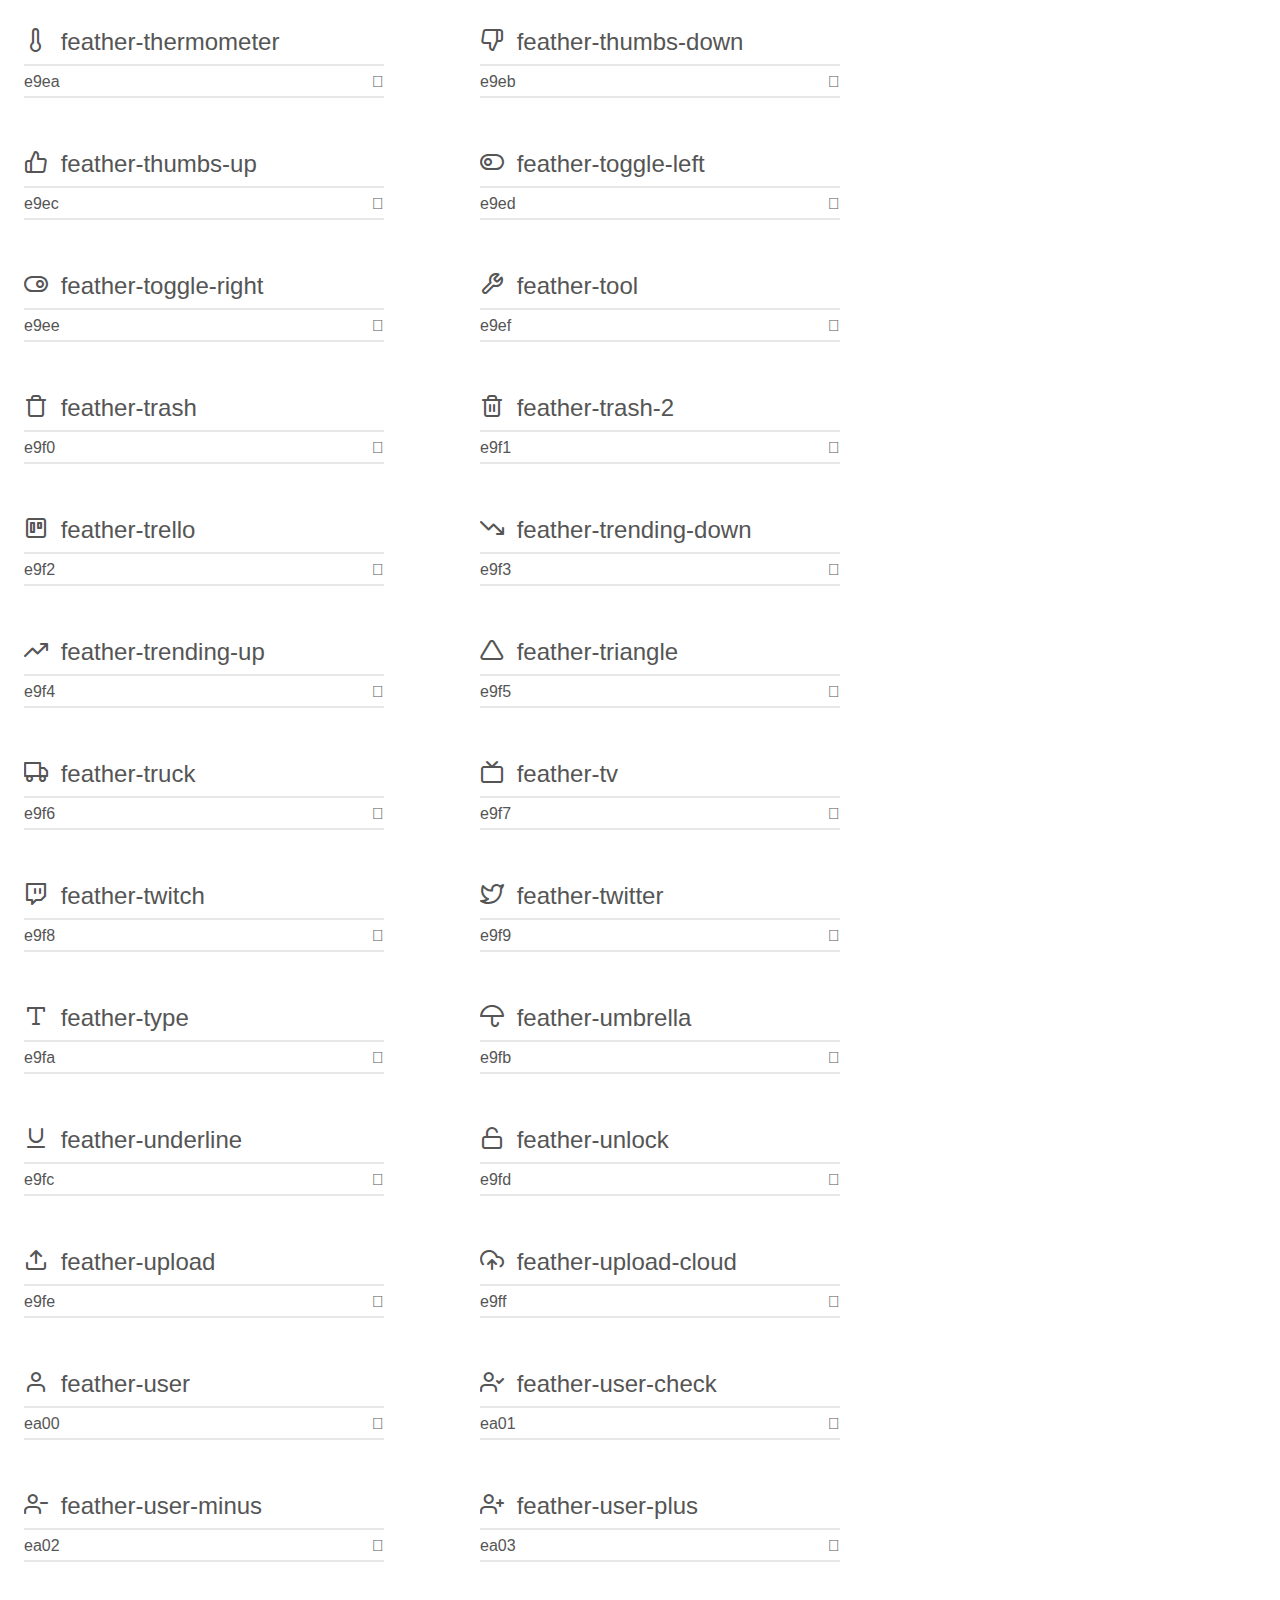
<file: fonts/feather/demo.html>
<!doctype html>
<html>
<head>
    <meta charset="utf-8">
    <title>IcoMoon Demo</title>
    <meta name="description" content="An Icon Font Generated By IcoMoon.io">
    <meta name="viewport" content="width=device-width, initial-scale=1">
    <link rel="stylesheet" href="demo-files/demo.css">
    <link rel="stylesheet" href="style.css"></head>
<body>
    <div class="bgc1 clearfix">
        <h1 class="mhmm mvm"><span class="fgc1">Font Name:</span> feather <small class="fgc1">(Glyphs:&nbsp;282)</small></h1>
    </div>
    <div class="clearfix mhl ptl">
        <h1 class="mvm mtn fgc1">Grid Size: 24</h1>
        <div class="glyph fs1">
            <div class="clearfix bshadow0 pbs">
                <span class="feather-activity"></span>
                <span class="mls"> feather-activity</span>
            </div>
            <fieldset class="fs0 size1of1 clearfix hidden-false">
                <input type="text" readonly value="e900" class="unit size1of2" />
                <input type="text" maxlength="1" readonly value="&#xe900;" class="unitRight size1of2 talign-right" />
            </fieldset>
            <div class="fs0 bshadow0 clearfix hidden-true">
                <span class="unit pvs fgc1">liga: </span>
                <input type="text" readonly value="" class="liga unitRight" />
            </div>
        </div>
        <div class="glyph fs1">
            <div class="clearfix bshadow0 pbs">
                <span class="feather-airplay"></span>
                <span class="mls"> feather-airplay</span>
            </div>
            <fieldset class="fs0 size1of1 clearfix hidden-false">
                <input type="text" readonly value="e901" class="unit size1of2" />
                <input type="text" maxlength="1" readonly value="&#xe901;" class="unitRight size1of2 talign-right" />
            </fieldset>
            <div class="fs0 bshadow0 clearfix hidden-true">
                <span class="unit pvs fgc1">liga: </span>
                <input type="text" readonly value="" class="liga unitRight" />
            </div>
        </div>
        <div class="glyph fs1">
            <div class="clearfix bshadow0 pbs">
                <span class="feather-alert-circle"></span>
                <span class="mls"> feather-alert-circle</span>
            </div>
            <fieldset class="fs0 size1of1 clearfix hidden-false">
                <input type="text" readonly value="e902" class="unit size1of2" />
                <input type="text" maxlength="1" readonly value="&#xe902;" class="unitRight size1of2 talign-right" />
            </fieldset>
            <div class="fs0 bshadow0 clearfix hidden-true">
                <span class="unit pvs fgc1">liga: </span>
                <input type="text" readonly value="" class="liga unitRight" />
            </div>
        </div>
        <div class="glyph fs1">
            <div class="clearfix bshadow0 pbs">
                <span class="feather-alert-octagon"></span>
                <span class="mls"> feather-alert-octagon</span>
            </div>
            <fieldset class="fs0 size1of1 clearfix hidden-false">
                <input type="text" readonly value="e903" class="unit size1of2" />
                <input type="text" maxlength="1" readonly value="&#xe903;" class="unitRight size1of2 talign-right" />
            </fieldset>
            <div class="fs0 bshadow0 clearfix hidden-true">
                <span class="unit pvs fgc1">liga: </span>
                <input type="text" readonly value="" class="liga unitRight" />
            </div>
        </div>
        <div class="glyph fs1">
            <div class="clearfix bshadow0 pbs">
                <span class="feather-alert-triangle"></span>
                <span class="mls"> feather-alert-triangle</span>
            </div>
            <fieldset class="fs0 size1of1 clearfix hidden-false">
                <input type="text" readonly value="e904" class="unit size1of2" />
                <input type="text" maxlength="1" readonly value="&#xe904;" class="unitRight size1of2 talign-right" />
            </fieldset>
            <div class="fs0 bshadow0 clearfix hidden-true">
                <span class="unit pvs fgc1">liga: </span>
                <input type="text" readonly value="" class="liga unitRight" />
            </div>
        </div>
        <div class="glyph fs1">
            <div class="clearfix bshadow0 pbs">
                <span class="feather-align-center"></span>
                <span class="mls"> feather-align-center</span>
            </div>
            <fieldset class="fs0 size1of1 clearfix hidden-false">
                <input type="text" readonly value="e905" class="unit size1of2" />
                <input type="text" maxlength="1" readonly value="&#xe905;" class="unitRight size1of2 talign-right" />
            </fieldset>
            <div class="fs0 bshadow0 clearfix hidden-true">
                <span class="unit pvs fgc1">liga: </span>
                <input type="text" readonly value="" class="liga unitRight" />
            </div>
        </div>
        <div class="glyph fs1">
            <div class="clearfix bshadow0 pbs">
                <span class="feather-align-justify"></span>
                <span class="mls"> feather-align-justify</span>
            </div>
            <fieldset class="fs0 size1of1 clearfix hidden-false">
                <input type="text" readonly value="e906" class="unit size1of2" />
                <input type="text" maxlength="1" readonly value="&#xe906;" class="unitRight size1of2 talign-right" />
            </fieldset>
            <div class="fs0 bshadow0 clearfix hidden-true">
                <span class="unit pvs fgc1">liga: </span>
                <input type="text" readonly value="" class="liga unitRight" />
            </div>
        </div>
        <div class="glyph fs1">
            <div class="clearfix bshadow0 pbs">
                <span class="feather-align-left"></span>
                <span class="mls"> feather-align-left</span>
            </div>
            <fieldset class="fs0 size1of1 clearfix hidden-false">
                <input type="text" readonly value="e907" class="unit size1of2" />
                <input type="text" maxlength="1" readonly value="&#xe907;" class="unitRight size1of2 talign-right" />
            </fieldset>
            <div class="fs0 bshadow0 clearfix hidden-true">
                <span class="unit pvs fgc1">liga: </span>
                <input type="text" readonly value="" class="liga unitRight" />
            </div>
        </div>
        <div class="glyph fs1">
            <div class="clearfix bshadow0 pbs">
                <span class="feather-align-right"></span>
                <span class="mls"> feather-align-right</span>
            </div>
            <fieldset class="fs0 size1of1 clearfix hidden-false">
                <input type="text" readonly value="e908" class="unit size1of2" />
                <input type="text" maxlength="1" readonly value="&#xe908;" class="unitRight size1of2 talign-right" />
            </fieldset>
            <div class="fs0 bshadow0 clearfix hidden-true">
                <span class="unit pvs fgc1">liga: </span>
                <input type="text" readonly value="" class="liga unitRight" />
            </div>
        </div>
        <div class="glyph fs1">
            <div class="clearfix bshadow0 pbs">
                <span class="feather-anchor"></span>
                <span class="mls"> feather-anchor</span>
            </div>
            <fieldset class="fs0 size1of1 clearfix hidden-false">
                <input type="text" readonly value="e909" class="unit size1of2" />
                <input type="text" maxlength="1" readonly value="&#xe909;" class="unitRight size1of2 talign-right" />
            </fieldset>
            <div class="fs0 bshadow0 clearfix hidden-true">
                <span class="unit pvs fgc1">liga: </span>
                <input type="text" readonly value="" class="liga unitRight" />
            </div>
        </div>
        <div class="glyph fs1">
            <div class="clearfix bshadow0 pbs">
                <span class="feather-aperture"></span>
                <span class="mls"> feather-aperture</span>
            </div>
            <fieldset class="fs0 size1of1 clearfix hidden-false">
                <input type="text" readonly value="e90a" class="unit size1of2" />
                <input type="text" maxlength="1" readonly value="&#xe90a;" class="unitRight size1of2 talign-right" />
            </fieldset>
            <div class="fs0 bshadow0 clearfix hidden-true">
                <span class="unit pvs fgc1">liga: </span>
                <input type="text" readonly value="" class="liga unitRight" />
            </div>
        </div>
        <div class="glyph fs1">
            <div class="clearfix bshadow0 pbs">
                <span class="feather-archive"></span>
                <span class="mls"> feather-archive</span>
            </div>
            <fieldset class="fs0 size1of1 clearfix hidden-false">
                <input type="text" readonly value="e90b" class="unit size1of2" />
                <input type="text" maxlength="1" readonly value="&#xe90b;" class="unitRight size1of2 talign-right" />
            </fieldset>
            <div class="fs0 bshadow0 clearfix hidden-true">
                <span class="unit pvs fgc1">liga: </span>
                <input type="text" readonly value="" class="liga unitRight" />
            </div>
        </div>
        <div class="glyph fs1">
            <div class="clearfix bshadow0 pbs">
                <span class="feather-arrow-down"></span>
                <span class="mls"> feather-arrow-down</span>
            </div>
            <fieldset class="fs0 size1of1 clearfix hidden-false">
                <input type="text" readonly value="e90c" class="unit size1of2" />
                <input type="text" maxlength="1" readonly value="&#xe90c;" class="unitRight size1of2 talign-right" />
            </fieldset>
            <div class="fs0 bshadow0 clearfix hidden-true">
                <span class="unit pvs fgc1">liga: </span>
                <input type="text" readonly value="" class="liga unitRight" />
            </div>
        </div>
        <div class="glyph fs1">
            <div class="clearfix bshadow0 pbs">
                <span class="feather-arrow-down-circle"></span>
                <span class="mls"> feather-arrow-down-circle</span>
            </div>
            <fieldset class="fs0 size1of1 clearfix hidden-false">
                <input type="text" readonly value="e90d" class="unit size1of2" />
                <input type="text" maxlength="1" readonly value="&#xe90d;" class="unitRight size1of2 talign-right" />
            </fieldset>
            <div class="fs0 bshadow0 clearfix hidden-true">
                <span class="unit pvs fgc1">liga: </span>
                <input type="text" readonly value="" class="liga unitRight" />
            </div>
        </div>
        <div class="glyph fs1">
            <div class="clearfix bshadow0 pbs">
                <span class="feather-arrow-down-left"></span>
                <span class="mls"> feather-arrow-down-left</span>
            </div>
            <fieldset class="fs0 size1of1 clearfix hidden-false">
                <input type="text" readonly value="e90e" class="unit size1of2" />
                <input type="text" maxlength="1" readonly value="&#xe90e;" class="unitRight size1of2 talign-right" />
            </fieldset>
            <div class="fs0 bshadow0 clearfix hidden-true">
                <span class="unit pvs fgc1">liga: </span>
                <input type="text" readonly value="" class="liga unitRight" />
            </div>
        </div>
        <div class="glyph fs1">
            <div class="clearfix bshadow0 pbs">
                <span class="feather-arrow-down-right"></span>
                <span class="mls"> feather-arrow-down-right</span>
            </div>
            <fieldset class="fs0 size1of1 clearfix hidden-false">
                <input type="text" readonly value="e90f" class="unit size1of2" />
                <input type="text" maxlength="1" readonly value="&#xe90f;" class="unitRight size1of2 talign-right" />
            </fieldset>
            <div class="fs0 bshadow0 clearfix hidden-true">
                <span class="unit pvs fgc1">liga: </span>
                <input type="text" readonly value="" class="liga unitRight" />
            </div>
        </div>
        <div class="glyph fs1">
            <div class="clearfix bshadow0 pbs">
                <span class="feather-arrow-left"></span>
                <span class="mls"> feather-arrow-left</span>
            </div>
            <fieldset class="fs0 size1of1 clearfix hidden-false">
                <input type="text" readonly value="e910" class="unit size1of2" />
                <input type="text" maxlength="1" readonly value="&#xe910;" class="unitRight size1of2 talign-right" />
            </fieldset>
            <div class="fs0 bshadow0 clearfix hidden-true">
                <span class="unit pvs fgc1">liga: </span>
                <input type="text" readonly value="" class="liga unitRight" />
            </div>
        </div>
        <div class="glyph fs1">
            <div class="clearfix bshadow0 pbs">
                <span class="feather-arrow-left-circle"></span>
                <span class="mls"> feather-arrow-left-circle</span>
            </div>
            <fieldset class="fs0 size1of1 clearfix hidden-false">
                <input type="text" readonly value="e911" class="unit size1of2" />
                <input type="text" maxlength="1" readonly value="&#xe911;" class="unitRight size1of2 talign-right" />
            </fieldset>
            <div class="fs0 bshadow0 clearfix hidden-true">
                <span class="unit pvs fgc1">liga: </span>
                <input type="text" readonly value="" class="liga unitRight" />
            </div>
        </div>
        <div class="glyph fs1">
            <div class="clearfix bshadow0 pbs">
                <span class="feather-arrow-right"></span>
                <span class="mls"> feather-arrow-right</span>
            </div>
            <fieldset class="fs0 size1of1 clearfix hidden-false">
                <input type="text" readonly value="e912" class="unit size1of2" />
                <input type="text" maxlength="1" readonly value="&#xe912;" class="unitRight size1of2 talign-right" />
            </fieldset>
            <div class="fs0 bshadow0 clearfix hidden-true">
                <span class="unit pvs fgc1">liga: </span>
                <input type="text" readonly value="" class="liga unitRight" />
            </div>
        </div>
        <div class="glyph fs1">
            <div class="clearfix bshadow0 pbs">
                <span class="feather-arrow-right-circle"></span>
                <span class="mls"> feather-arrow-right-circle</span>
            </div>
            <fieldset class="fs0 size1of1 clearfix hidden-false">
                <input type="text" readonly value="e913" class="unit size1of2" />
                <input type="text" maxlength="1" readonly value="&#xe913;" class="unitRight size1of2 talign-right" />
            </fieldset>
            <div class="fs0 bshadow0 clearfix hidden-true">
                <span class="unit pvs fgc1">liga: </span>
                <input type="text" readonly value="" class="liga unitRight" />
            </div>
        </div>
        <div class="glyph fs1">
            <div class="clearfix bshadow0 pbs">
                <span class="feather-arrow-up"></span>
                <span class="mls"> feather-arrow-up</span>
            </div>
            <fieldset class="fs0 size1of1 clearfix hidden-false">
                <input type="text" readonly value="e914" class="unit size1of2" />
                <input type="text" maxlength="1" readonly value="&#xe914;" class="unitRight size1of2 talign-right" />
            </fieldset>
            <div class="fs0 bshadow0 clearfix hidden-true">
                <span class="unit pvs fgc1">liga: </span>
                <input type="text" readonly value="" class="liga unitRight" />
            </div>
        </div>
        <div class="glyph fs1">
            <div class="clearfix bshadow0 pbs">
                <span class="feather-arrow-up-circle"></span>
                <span class="mls"> feather-arrow-up-circle</span>
            </div>
            <fieldset class="fs0 size1of1 clearfix hidden-false">
                <input type="text" readonly value="e915" class="unit size1of2" />
                <input type="text" maxlength="1" readonly value="&#xe915;" class="unitRight size1of2 talign-right" />
            </fieldset>
            <div class="fs0 bshadow0 clearfix hidden-true">
                <span class="unit pvs fgc1">liga: </span>
                <input type="text" readonly value="" class="liga unitRight" />
            </div>
        </div>
        <div class="glyph fs1">
            <div class="clearfix bshadow0 pbs">
                <span class="feather-arrow-up-left"></span>
                <span class="mls"> feather-arrow-up-left</span>
            </div>
            <fieldset class="fs0 size1of1 clearfix hidden-false">
                <input type="text" readonly value="e916" class="unit size1of2" />
                <input type="text" maxlength="1" readonly value="&#xe916;" class="unitRight size1of2 talign-right" />
            </fieldset>
            <div class="fs0 bshadow0 clearfix hidden-true">
                <span class="unit pvs fgc1">liga: </span>
                <input type="text" readonly value="" class="liga unitRight" />
            </div>
        </div>
        <div class="glyph fs1">
            <div class="clearfix bshadow0 pbs">
                <span class="feather-arrow-up-right"></span>
                <span class="mls"> feather-arrow-up-right</span>
            </div>
            <fieldset class="fs0 size1of1 clearfix hidden-false">
                <input type="text" readonly value="e917" class="unit size1of2" />
                <input type="text" maxlength="1" readonly value="&#xe917;" class="unitRight size1of2 talign-right" />
            </fieldset>
            <div class="fs0 bshadow0 clearfix hidden-true">
                <span class="unit pvs fgc1">liga: </span>
                <input type="text" readonly value="" class="liga unitRight" />
            </div>
        </div>
        <div class="glyph fs1">
            <div class="clearfix bshadow0 pbs">
                <span class="feather-at-sign"></span>
                <span class="mls"> feather-at-sign</span>
            </div>
            <fieldset class="fs0 size1of1 clearfix hidden-false">
                <input type="text" readonly value="e918" class="unit size1of2" />
                <input type="text" maxlength="1" readonly value="&#xe918;" class="unitRight size1of2 talign-right" />
            </fieldset>
            <div class="fs0 bshadow0 clearfix hidden-true">
                <span class="unit pvs fgc1">liga: </span>
                <input type="text" readonly value="" class="liga unitRight" />
            </div>
        </div>
        <div class="glyph fs1">
            <div class="clearfix bshadow0 pbs">
                <span class="feather-award"></span>
                <span class="mls"> feather-award</span>
            </div>
            <fieldset class="fs0 size1of1 clearfix hidden-false">
                <input type="text" readonly value="e919" class="unit size1of2" />
                <input type="text" maxlength="1" readonly value="&#xe919;" class="unitRight size1of2 talign-right" />
            </fieldset>
            <div class="fs0 bshadow0 clearfix hidden-true">
                <span class="unit pvs fgc1">liga: </span>
                <input type="text" readonly value="" class="liga unitRight" />
            </div>
        </div>
        <div class="glyph fs1">
            <div class="clearfix bshadow0 pbs">
                <span class="feather-bar-chart"></span>
                <span class="mls"> feather-bar-chart</span>
            </div>
            <fieldset class="fs0 size1of1 clearfix hidden-false">
                <input type="text" readonly value="e91a" class="unit size1of2" />
                <input type="text" maxlength="1" readonly value="&#xe91a;" class="unitRight size1of2 talign-right" />
            </fieldset>
            <div class="fs0 bshadow0 clearfix hidden-true">
                <span class="unit pvs fgc1">liga: </span>
                <input type="text" readonly value="" class="liga unitRight" />
            </div>
        </div>
        <div class="glyph fs1">
            <div class="clearfix bshadow0 pbs">
                <span class="feather-bar-chart-2"></span>
                <span class="mls"> feather-bar-chart-2</span>
            </div>
            <fieldset class="fs0 size1of1 clearfix hidden-false">
                <input type="text" readonly value="e91b" class="unit size1of2" />
                <input type="text" maxlength="1" readonly value="&#xe91b;" class="unitRight size1of2 talign-right" />
            </fieldset>
            <div class="fs0 bshadow0 clearfix hidden-true">
                <span class="unit pvs fgc1">liga: </span>
                <input type="text" readonly value="" class="liga unitRight" />
            </div>
        </div>
        <div class="glyph fs1">
            <div class="clearfix bshadow0 pbs">
                <span class="feather-battery"></span>
                <span class="mls"> feather-battery</span>
            </div>
            <fieldset class="fs0 size1of1 clearfix hidden-false">
                <input type="text" readonly value="e91c" class="unit size1of2" />
                <input type="text" maxlength="1" readonly value="&#xe91c;" class="unitRight size1of2 talign-right" />
            </fieldset>
            <div class="fs0 bshadow0 clearfix hidden-true">
                <span class="unit pvs fgc1">liga: </span>
                <input type="text" readonly value="" class="liga unitRight" />
            </div>
        </div>
        <div class="glyph fs1">
            <div class="clearfix bshadow0 pbs">
                <span class="feather-battery-charging"></span>
                <span class="mls"> feather-battery-charging</span>
            </div>
            <fieldset class="fs0 size1of1 clearfix hidden-false">
                <input type="text" readonly value="e91d" class="unit size1of2" />
                <input type="text" maxlength="1" readonly value="&#xe91d;" class="unitRight size1of2 talign-right" />
            </fieldset>
            <div class="fs0 bshadow0 clearfix hidden-true">
                <span class="unit pvs fgc1">liga: </span>
                <input type="text" readonly value="" class="liga unitRight" />
            </div>
        </div>
        <div class="glyph fs1">
            <div class="clearfix bshadow0 pbs">
                <span class="feather-bell"></span>
                <span class="mls"> feather-bell</span>
            </div>
            <fieldset class="fs0 size1of1 clearfix hidden-false">
                <input type="text" readonly value="e91e" class="unit size1of2" />
                <input type="text" maxlength="1" readonly value="&#xe91e;" class="unitRight size1of2 talign-right" />
            </fieldset>
            <div class="fs0 bshadow0 clearfix hidden-true">
                <span class="unit pvs fgc1">liga: </span>
                <input type="text" readonly value="" class="liga unitRight" />
            </div>
        </div>
        <div class="glyph fs1">
            <div class="clearfix bshadow0 pbs">
                <span class="feather-bell-off"></span>
                <span class="mls"> feather-bell-off</span>
            </div>
            <fieldset class="fs0 size1of1 clearfix hidden-false">
                <input type="text" readonly value="e91f" class="unit size1of2" />
                <input type="text" maxlength="1" readonly value="&#xe91f;" class="unitRight size1of2 talign-right" />
            </fieldset>
            <div class="fs0 bshadow0 clearfix hidden-true">
                <span class="unit pvs fgc1">liga: </span>
                <input type="text" readonly value="" class="liga unitRight" />
            </div>
        </div>
        <div class="glyph fs1">
            <div class="clearfix bshadow0 pbs">
                <span class="feather-bluetooth"></span>
                <span class="mls"> feather-bluetooth</span>
            </div>
            <fieldset class="fs0 size1of1 clearfix hidden-false">
                <input type="text" readonly value="e920" class="unit size1of2" />
                <input type="text" maxlength="1" readonly value="&#xe920;" class="unitRight size1of2 talign-right" />
            </fieldset>
            <div class="fs0 bshadow0 clearfix hidden-true">
                <span class="unit pvs fgc1">liga: </span>
                <input type="text" readonly value="" class="liga unitRight" />
            </div>
        </div>
        <div class="glyph fs1">
            <div class="clearfix bshadow0 pbs">
                <span class="feather-bold"></span>
                <span class="mls"> feather-bold</span>
            </div>
            <fieldset class="fs0 size1of1 clearfix hidden-false">
                <input type="text" readonly value="e921" class="unit size1of2" />
                <input type="text" maxlength="1" readonly value="&#xe921;" class="unitRight size1of2 talign-right" />
            </fieldset>
            <div class="fs0 bshadow0 clearfix hidden-true">
                <span class="unit pvs fgc1">liga: </span>
                <input type="text" readonly value="" class="liga unitRight" />
            </div>
        </div>
        <div class="glyph fs1">
            <div class="clearfix bshadow0 pbs">
                <span class="feather-book"></span>
                <span class="mls"> feather-book</span>
            </div>
            <fieldset class="fs0 size1of1 clearfix hidden-false">
                <input type="text" readonly value="e922" class="unit size1of2" />
                <input type="text" maxlength="1" readonly value="&#xe922;" class="unitRight size1of2 talign-right" />
            </fieldset>
            <div class="fs0 bshadow0 clearfix hidden-true">
                <span class="unit pvs fgc1">liga: </span>
                <input type="text" readonly value="" class="liga unitRight" />
            </div>
        </div>
        <div class="glyph fs1">
            <div class="clearfix bshadow0 pbs">
                <span class="feather-book-open"></span>
                <span class="mls"> feather-book-open</span>
            </div>
            <fieldset class="fs0 size1of1 clearfix hidden-false">
                <input type="text" readonly value="e923" class="unit size1of2" />
                <input type="text" maxlength="1" readonly value="&#xe923;" class="unitRight size1of2 talign-right" />
            </fieldset>
            <div class="fs0 bshadow0 clearfix hidden-true">
                <span class="unit pvs fgc1">liga: </span>
                <input type="text" readonly value="" class="liga unitRight" />
            </div>
        </div>
        <div class="glyph fs1">
            <div class="clearfix bshadow0 pbs">
                <span class="feather-bookmark"></span>
                <span class="mls"> feather-bookmark</span>
            </div>
            <fieldset class="fs0 size1of1 clearfix hidden-false">
                <input type="text" readonly value="e924" class="unit size1of2" />
                <input type="text" maxlength="1" readonly value="&#xe924;" class="unitRight size1of2 talign-right" />
            </fieldset>
            <div class="fs0 bshadow0 clearfix hidden-true">
                <span class="unit pvs fgc1">liga: </span>
                <input type="text" readonly value="" class="liga unitRight" />
            </div>
        </div>
        <div class="glyph fs1">
            <div class="clearfix bshadow0 pbs">
                <span class="feather-box"></span>
                <span class="mls"> feather-box</span>
            </div>
            <fieldset class="fs0 size1of1 clearfix hidden-false">
                <input type="text" readonly value="e925" class="unit size1of2" />
                <input type="text" maxlength="1" readonly value="&#xe925;" class="unitRight size1of2 talign-right" />
            </fieldset>
            <div class="fs0 bshadow0 clearfix hidden-true">
                <span class="unit pvs fgc1">liga: </span>
                <input type="text" readonly value="" class="liga unitRight" />
            </div>
        </div>
        <div class="glyph fs1">
            <div class="clearfix bshadow0 pbs">
                <span class="feather-briefcase"></span>
                <span class="mls"> feather-briefcase</span>
            </div>
            <fieldset class="fs0 size1of1 clearfix hidden-false">
                <input type="text" readonly value="e926" class="unit size1of2" />
                <input type="text" maxlength="1" readonly value="&#xe926;" class="unitRight size1of2 talign-right" />
            </fieldset>
            <div class="fs0 bshadow0 clearfix hidden-true">
                <span class="unit pvs fgc1">liga: </span>
                <input type="text" readonly value="" class="liga unitRight" />
            </div>
        </div>
        <div class="glyph fs1">
            <div class="clearfix bshadow0 pbs">
                <span class="feather-calendar"></span>
                <span class="mls"> feather-calendar</span>
            </div>
            <fieldset class="fs0 size1of1 clearfix hidden-false">
                <input type="text" readonly value="e927" class="unit size1of2" />
                <input type="text" maxlength="1" readonly value="&#xe927;" class="unitRight size1of2 talign-right" />
            </fieldset>
            <div class="fs0 bshadow0 clearfix hidden-true">
                <span class="unit pvs fgc1">liga: </span>
                <input type="text" readonly value="" class="liga unitRight" />
            </div>
        </div>
        <div class="glyph fs1">
            <div class="clearfix bshadow0 pbs">
                <span class="feather-camera"></span>
                <span class="mls"> feather-camera</span>
            </div>
            <fieldset class="fs0 size1of1 clearfix hidden-false">
                <input type="text" readonly value="e928" class="unit size1of2" />
                <input type="text" maxlength="1" readonly value="&#xe928;" class="unitRight size1of2 talign-right" />
            </fieldset>
            <div class="fs0 bshadow0 clearfix hidden-true">
                <span class="unit pvs fgc1">liga: </span>
                <input type="text" readonly value="" class="liga unitRight" />
            </div>
        </div>
        <div class="glyph fs1">
            <div class="clearfix bshadow0 pbs">
                <span class="feather-camera-off"></span>
                <span class="mls"> feather-camera-off</span>
            </div>
            <fieldset class="fs0 size1of1 clearfix hidden-false">
                <input type="text" readonly value="e929" class="unit size1of2" />
                <input type="text" maxlength="1" readonly value="&#xe929;" class="unitRight size1of2 talign-right" />
            </fieldset>
            <div class="fs0 bshadow0 clearfix hidden-true">
                <span class="unit pvs fgc1">liga: </span>
                <input type="text" readonly value="" class="liga unitRight" />
            </div>
        </div>
        <div class="glyph fs1">
            <div class="clearfix bshadow0 pbs">
                <span class="feather-cast"></span>
                <span class="mls"> feather-cast</span>
            </div>
            <fieldset class="fs0 size1of1 clearfix hidden-false">
                <input type="text" readonly value="e92a" class="unit size1of2" />
                <input type="text" maxlength="1" readonly value="&#xe92a;" class="unitRight size1of2 talign-right" />
            </fieldset>
            <div class="fs0 bshadow0 clearfix hidden-true">
                <span class="unit pvs fgc1">liga: </span>
                <input type="text" readonly value="" class="liga unitRight" />
            </div>
        </div>
        <div class="glyph fs1">
            <div class="clearfix bshadow0 pbs">
                <span class="feather-check"></span>
                <span class="mls"> feather-check</span>
            </div>
            <fieldset class="fs0 size1of1 clearfix hidden-false">
                <input type="text" readonly value="e92b" class="unit size1of2" />
                <input type="text" maxlength="1" readonly value="&#xe92b;" class="unitRight size1of2 talign-right" />
            </fieldset>
            <div class="fs0 bshadow0 clearfix hidden-true">
                <span class="unit pvs fgc1">liga: </span>
                <input type="text" readonly value="" class="liga unitRight" />
            </div>
        </div>
        <div class="glyph fs1">
            <div class="clearfix bshadow0 pbs">
                <span class="feather-check-circle"></span>
                <span class="mls"> feather-check-circle</span>
            </div>
            <fieldset class="fs0 size1of1 clearfix hidden-false">
                <input type="text" readonly value="e92c" class="unit size1of2" />
                <input type="text" maxlength="1" readonly value="&#xe92c;" class="unitRight size1of2 talign-right" />
            </fieldset>
            <div class="fs0 bshadow0 clearfix hidden-true">
                <span class="unit pvs fgc1">liga: </span>
                <input type="text" readonly value="" class="liga unitRight" />
            </div>
        </div>
        <div class="glyph fs1">
            <div class="clearfix bshadow0 pbs">
                <span class="feather-check-square"></span>
                <span class="mls"> feather-check-square</span>
            </div>
            <fieldset class="fs0 size1of1 clearfix hidden-false">
                <input type="text" readonly value="e92d" class="unit size1of2" />
                <input type="text" maxlength="1" readonly value="&#xe92d;" class="unitRight size1of2 talign-right" />
            </fieldset>
            <div class="fs0 bshadow0 clearfix hidden-true">
                <span class="unit pvs fgc1">liga: </span>
                <input type="text" readonly value="" class="liga unitRight" />
            </div>
        </div>
        <div class="glyph fs1">
            <div class="clearfix bshadow0 pbs">
                <span class="feather-chevron-down"></span>
                <span class="mls"> feather-chevron-down</span>
            </div>
            <fieldset class="fs0 size1of1 clearfix hidden-false">
                <input type="text" readonly value="e92e" class="unit size1of2" />
                <input type="text" maxlength="1" readonly value="&#xe92e;" class="unitRight size1of2 talign-right" />
            </fieldset>
            <div class="fs0 bshadow0 clearfix hidden-true">
                <span class="unit pvs fgc1">liga: </span>
                <input type="text" readonly value="" class="liga unitRight" />
            </div>
        </div>
        <div class="glyph fs1">
            <div class="clearfix bshadow0 pbs">
                <span class="feather-chevron-left"></span>
                <span class="mls"> feather-chevron-left</span>
            </div>
            <fieldset class="fs0 size1of1 clearfix hidden-false">
                <input type="text" readonly value="e92f" class="unit size1of2" />
                <input type="text" maxlength="1" readonly value="&#xe92f;" class="unitRight size1of2 talign-right" />
            </fieldset>
            <div class="fs0 bshadow0 clearfix hidden-true">
                <span class="unit pvs fgc1">liga: </span>
                <input type="text" readonly value="" class="liga unitRight" />
            </div>
        </div>
        <div class="glyph fs1">
            <div class="clearfix bshadow0 pbs">
                <span class="feather-chevron-right"></span>
                <span class="mls"> feather-chevron-right</span>
            </div>
            <fieldset class="fs0 size1of1 clearfix hidden-false">
                <input type="text" readonly value="e930" class="unit size1of2" />
                <input type="text" maxlength="1" readonly value="&#xe930;" class="unitRight size1of2 talign-right" />
            </fieldset>
            <div class="fs0 bshadow0 clearfix hidden-true">
                <span class="unit pvs fgc1">liga: </span>
                <input type="text" readonly value="" class="liga unitRight" />
            </div>
        </div>
        <div class="glyph fs1">
            <div class="clearfix bshadow0 pbs">
                <span class="feather-chevron-up"></span>
                <span class="mls"> feather-chevron-up</span>
            </div>
            <fieldset class="fs0 size1of1 clearfix hidden-false">
                <input type="text" readonly value="e931" class="unit size1of2" />
                <input type="text" maxlength="1" readonly value="&#xe931;" class="unitRight size1of2 talign-right" />
            </fieldset>
            <div class="fs0 bshadow0 clearfix hidden-true">
                <span class="unit pvs fgc1">liga: </span>
                <input type="text" readonly value="" class="liga unitRight" />
            </div>
        </div>
        <div class="glyph fs1">
            <div class="clearfix bshadow0 pbs">
                <span class="feather-chevrons-down"></span>
                <span class="mls"> feather-chevrons-down</span>
            </div>
            <fieldset class="fs0 size1of1 clearfix hidden-false">
                <input type="text" readonly value="e932" class="unit size1of2" />
                <input type="text" maxlength="1" readonly value="&#xe932;" class="unitRight size1of2 talign-right" />
            </fieldset>
            <div class="fs0 bshadow0 clearfix hidden-true">
                <span class="unit pvs fgc1">liga: </span>
                <input type="text" readonly value="" class="liga unitRight" />
            </div>
        </div>
        <div class="glyph fs1">
            <div class="clearfix bshadow0 pbs">
                <span class="feather-chevrons-left"></span>
                <span class="mls"> feather-chevrons-left</span>
            </div>
            <fieldset class="fs0 size1of1 clearfix hidden-false">
                <input type="text" readonly value="e933" class="unit size1of2" />
                <input type="text" maxlength="1" readonly value="&#xe933;" class="unitRight size1of2 talign-right" />
            </fieldset>
            <div class="fs0 bshadow0 clearfix hidden-true">
                <span class="unit pvs fgc1">liga: </span>
                <input type="text" readonly value="" class="liga unitRight" />
            </div>
        </div>
        <div class="glyph fs1">
            <div class="clearfix bshadow0 pbs">
                <span class="feather-chevrons-right"></span>
                <span class="mls"> feather-chevrons-right</span>
            </div>
            <fieldset class="fs0 size1of1 clearfix hidden-false">
                <input type="text" readonly value="e934" class="unit size1of2" />
                <input type="text" maxlength="1" readonly value="&#xe934;" class="unitRight size1of2 talign-right" />
            </fieldset>
            <div class="fs0 bshadow0 clearfix hidden-true">
                <span class="unit pvs fgc1">liga: </span>
                <input type="text" readonly value="" class="liga unitRight" />
            </div>
        </div>
        <div class="glyph fs1">
            <div class="clearfix bshadow0 pbs">
                <span class="feather-chevrons-up"></span>
                <span class="mls"> feather-chevrons-up</span>
            </div>
            <fieldset class="fs0 size1of1 clearfix hidden-false">
                <input type="text" readonly value="e935" class="unit size1of2" />
                <input type="text" maxlength="1" readonly value="&#xe935;" class="unitRight size1of2 talign-right" />
            </fieldset>
            <div class="fs0 bshadow0 clearfix hidden-true">
                <span class="unit pvs fgc1">liga: </span>
                <input type="text" readonly value="" class="liga unitRight" />
            </div>
        </div>
        <div class="glyph fs1">
            <div class="clearfix bshadow0 pbs">
                <span class="feather-chrome"></span>
                <span class="mls"> feather-chrome</span>
            </div>
            <fieldset class="fs0 size1of1 clearfix hidden-false">
                <input type="text" readonly value="e936" class="unit size1of2" />
                <input type="text" maxlength="1" readonly value="&#xe936;" class="unitRight size1of2 talign-right" />
            </fieldset>
            <div class="fs0 bshadow0 clearfix hidden-true">
                <span class="unit pvs fgc1">liga: </span>
                <input type="text" readonly value="" class="liga unitRight" />
            </div>
        </div>
        <div class="glyph fs1">
            <div class="clearfix bshadow0 pbs">
                <span class="feather-circle"></span>
                <span class="mls"> feather-circle</span>
            </div>
            <fieldset class="fs0 size1of1 clearfix hidden-false">
                <input type="text" readonly value="e937" class="unit size1of2" />
                <input type="text" maxlength="1" readonly value="&#xe937;" class="unitRight size1of2 talign-right" />
            </fieldset>
            <div class="fs0 bshadow0 clearfix hidden-true">
                <span class="unit pvs fgc1">liga: </span>
                <input type="text" readonly value="" class="liga unitRight" />
            </div>
        </div>
        <div class="glyph fs1">
            <div class="clearfix bshadow0 pbs">
                <span class="feather-clipboard"></span>
                <span class="mls"> feather-clipboard</span>
            </div>
            <fieldset class="fs0 size1of1 clearfix hidden-false">
                <input type="text" readonly value="e938" class="unit size1of2" />
                <input type="text" maxlength="1" readonly value="&#xe938;" class="unitRight size1of2 talign-right" />
            </fieldset>
            <div class="fs0 bshadow0 clearfix hidden-true">
                <span class="unit pvs fgc1">liga: </span>
                <input type="text" readonly value="" class="liga unitRight" />
            </div>
        </div>
        <div class="glyph fs1">
            <div class="clearfix bshadow0 pbs">
                <span class="feather-clock"></span>
                <span class="mls"> feather-clock</span>
            </div>
            <fieldset class="fs0 size1of1 clearfix hidden-false">
                <input type="text" readonly value="e939" class="unit size1of2" />
                <input type="text" maxlength="1" readonly value="&#xe939;" class="unitRight size1of2 talign-right" />
            </fieldset>
            <div class="fs0 bshadow0 clearfix hidden-true">
                <span class="unit pvs fgc1">liga: </span>
                <input type="text" readonly value="" class="liga unitRight" />
            </div>
        </div>
        <div class="glyph fs1">
            <div class="clearfix bshadow0 pbs">
                <span class="feather-cloud"></span>
                <span class="mls"> feather-cloud</span>
            </div>
            <fieldset class="fs0 size1of1 clearfix hidden-false">
                <input type="text" readonly value="e93a" class="unit size1of2" />
                <input type="text" maxlength="1" readonly value="&#xe93a;" class="unitRight size1of2 talign-right" />
            </fieldset>
            <div class="fs0 bshadow0 clearfix hidden-true">
                <span class="unit pvs fgc1">liga: </span>
                <input type="text" readonly value="" class="liga unitRight" />
            </div>
        </div>
        <div class="glyph fs1">
            <div class="clearfix bshadow0 pbs">
                <span class="feather-cloud-drizzle"></span>
                <span class="mls"> feather-cloud-drizzle</span>
            </div>
            <fieldset class="fs0 size1of1 clearfix hidden-false">
                <input type="text" readonly value="e93b" class="unit size1of2" />
                <input type="text" maxlength="1" readonly value="&#xe93b;" class="unitRight size1of2 talign-right" />
            </fieldset>
            <div class="fs0 bshadow0 clearfix hidden-true">
                <span class="unit pvs fgc1">liga: </span>
                <input type="text" readonly value="" class="liga unitRight" />
            </div>
        </div>
        <div class="glyph fs1">
            <div class="clearfix bshadow0 pbs">
                <span class="feather-cloud-lightning"></span>
                <span class="mls"> feather-cloud-lightning</span>
            </div>
            <fieldset class="fs0 size1of1 clearfix hidden-false">
                <input type="text" readonly value="e93c" class="unit size1of2" />
                <input type="text" maxlength="1" readonly value="&#xe93c;" class="unitRight size1of2 talign-right" />
            </fieldset>
            <div class="fs0 bshadow0 clearfix hidden-true">
                <span class="unit pvs fgc1">liga: </span>
                <input type="text" readonly value="" class="liga unitRight" />
            </div>
        </div>
        <div class="glyph fs1">
            <div class="clearfix bshadow0 pbs">
                <span class="feather-cloud-off"></span>
                <span class="mls"> feather-cloud-off</span>
            </div>
            <fieldset class="fs0 size1of1 clearfix hidden-false">
                <input type="text" readonly value="e93d" class="unit size1of2" />
                <input type="text" maxlength="1" readonly value="&#xe93d;" class="unitRight size1of2 talign-right" />
            </fieldset>
            <div class="fs0 bshadow0 clearfix hidden-true">
                <span class="unit pvs fgc1">liga: </span>
                <input type="text" readonly value="" class="liga unitRight" />
            </div>
        </div>
        <div class="glyph fs1">
            <div class="clearfix bshadow0 pbs">
                <span class="feather-cloud-rain"></span>
                <span class="mls"> feather-cloud-rain</span>
            </div>
            <fieldset class="fs0 size1of1 clearfix hidden-false">
                <input type="text" readonly value="e93e" class="unit size1of2" />
                <input type="text" maxlength="1" readonly value="&#xe93e;" class="unitRight size1of2 talign-right" />
            </fieldset>
            <div class="fs0 bshadow0 clearfix hidden-true">
                <span class="unit pvs fgc1">liga: </span>
                <input type="text" readonly value="" class="liga unitRight" />
            </div>
        </div>
        <div class="glyph fs1">
            <div class="clearfix bshadow0 pbs">
                <span class="feather-cloud-snow"></span>
                <span class="mls"> feather-cloud-snow</span>
            </div>
            <fieldset class="fs0 size1of1 clearfix hidden-false">
                <input type="text" readonly value="e93f" class="unit size1of2" />
                <input type="text" maxlength="1" readonly value="&#xe93f;" class="unitRight size1of2 talign-right" />
            </fieldset>
            <div class="fs0 bshadow0 clearfix hidden-true">
                <span class="unit pvs fgc1">liga: </span>
                <input type="text" readonly value="" class="liga unitRight" />
            </div>
        </div>
        <div class="glyph fs1">
            <div class="clearfix bshadow0 pbs">
                <span class="feather-code"></span>
                <span class="mls"> feather-code</span>
            </div>
            <fieldset class="fs0 size1of1 clearfix hidden-false">
                <input type="text" readonly value="e940" class="unit size1of2" />
                <input type="text" maxlength="1" readonly value="&#xe940;" class="unitRight size1of2 talign-right" />
            </fieldset>
            <div class="fs0 bshadow0 clearfix hidden-true">
                <span class="unit pvs fgc1">liga: </span>
                <input type="text" readonly value="" class="liga unitRight" />
            </div>
        </div>
        <div class="glyph fs1">
            <div class="clearfix bshadow0 pbs">
                <span class="feather-codepen"></span>
                <span class="mls"> feather-codepen</span>
            </div>
            <fieldset class="fs0 size1of1 clearfix hidden-false">
                <input type="text" readonly value="e941" class="unit size1of2" />
                <input type="text" maxlength="1" readonly value="&#xe941;" class="unitRight size1of2 talign-right" />
            </fieldset>
            <div class="fs0 bshadow0 clearfix hidden-true">
                <span class="unit pvs fgc1">liga: </span>
                <input type="text" readonly value="" class="liga unitRight" />
            </div>
        </div>
        <div class="glyph fs1">
            <div class="clearfix bshadow0 pbs">
                <span class="feather-codesandbox"></span>
                <span class="mls"> feather-codesandbox</span>
            </div>
            <fieldset class="fs0 size1of1 clearfix hidden-false">
                <input type="text" readonly value="e942" class="unit size1of2" />
                <input type="text" maxlength="1" readonly value="&#xe942;" class="unitRight size1of2 talign-right" />
            </fieldset>
            <div class="fs0 bshadow0 clearfix hidden-true">
                <span class="unit pvs fgc1">liga: </span>
                <input type="text" readonly value="" class="liga unitRight" />
            </div>
        </div>
        <div class="glyph fs1">
            <div class="clearfix bshadow0 pbs">
                <span class="feather-coffee"></span>
                <span class="mls"> feather-coffee</span>
            </div>
            <fieldset class="fs0 size1of1 clearfix hidden-false">
                <input type="text" readonly value="e943" class="unit size1of2" />
                <input type="text" maxlength="1" readonly value="&#xe943;" class="unitRight size1of2 talign-right" />
            </fieldset>
            <div class="fs0 bshadow0 clearfix hidden-true">
                <span class="unit pvs fgc1">liga: </span>
                <input type="text" readonly value="" class="liga unitRight" />
            </div>
        </div>
        <div class="glyph fs1">
            <div class="clearfix bshadow0 pbs">
                <span class="feather-columns"></span>
                <span class="mls"> feather-columns</span>
            </div>
            <fieldset class="fs0 size1of1 clearfix hidden-false">
                <input type="text" readonly value="e944" class="unit size1of2" />
                <input type="text" maxlength="1" readonly value="&#xe944;" class="unitRight size1of2 talign-right" />
            </fieldset>
            <div class="fs0 bshadow0 clearfix hidden-true">
                <span class="unit pvs fgc1">liga: </span>
                <input type="text" readonly value="" class="liga unitRight" />
            </div>
        </div>
        <div class="glyph fs1">
            <div class="clearfix bshadow0 pbs">
                <span class="feather-command"></span>
                <span class="mls"> feather-command</span>
            </div>
            <fieldset class="fs0 size1of1 clearfix hidden-false">
                <input type="text" readonly value="e945" class="unit size1of2" />
                <input type="text" maxlength="1" readonly value="&#xe945;" class="unitRight size1of2 talign-right" />
            </fieldset>
            <div class="fs0 bshadow0 clearfix hidden-true">
                <span class="unit pvs fgc1">liga: </span>
                <input type="text" readonly value="" class="liga unitRight" />
            </div>
        </div>
        <div class="glyph fs1">
            <div class="clearfix bshadow0 pbs">
                <span class="feather-compass"></span>
                <span class="mls"> feather-compass</span>
            </div>
            <fieldset class="fs0 size1of1 clearfix hidden-false">
                <input type="text" readonly value="e946" class="unit size1of2" />
                <input type="text" maxlength="1" readonly value="&#xe946;" class="unitRight size1of2 talign-right" />
            </fieldset>
            <div class="fs0 bshadow0 clearfix hidden-true">
                <span class="unit pvs fgc1">liga: </span>
                <input type="text" readonly value="" class="liga unitRight" />
            </div>
        </div>
        <div class="glyph fs1">
            <div class="clearfix bshadow0 pbs">
                <span class="feather-copy"></span>
                <span class="mls"> feather-copy</span>
            </div>
            <fieldset class="fs0 size1of1 clearfix hidden-false">
                <input type="text" readonly value="e947" class="unit size1of2" />
                <input type="text" maxlength="1" readonly value="&#xe947;" class="unitRight size1of2 talign-right" />
            </fieldset>
            <div class="fs0 bshadow0 clearfix hidden-true">
                <span class="unit pvs fgc1">liga: </span>
                <input type="text" readonly value="" class="liga unitRight" />
            </div>
        </div>
        <div class="glyph fs1">
            <div class="clearfix bshadow0 pbs">
                <span class="feather-corner-down-left"></span>
                <span class="mls"> feather-corner-down-left</span>
            </div>
            <fieldset class="fs0 size1of1 clearfix hidden-false">
                <input type="text" readonly value="e948" class="unit size1of2" />
                <input type="text" maxlength="1" readonly value="&#xe948;" class="unitRight size1of2 talign-right" />
            </fieldset>
            <div class="fs0 bshadow0 clearfix hidden-true">
                <span class="unit pvs fgc1">liga: </span>
                <input type="text" readonly value="" class="liga unitRight" />
            </div>
        </div>
        <div class="glyph fs1">
            <div class="clearfix bshadow0 pbs">
                <span class="feather-corner-down-right"></span>
                <span class="mls"> feather-corner-down-right</span>
            </div>
            <fieldset class="fs0 size1of1 clearfix hidden-false">
                <input type="text" readonly value="e949" class="unit size1of2" />
                <input type="text" maxlength="1" readonly value="&#xe949;" class="unitRight size1of2 talign-right" />
            </fieldset>
            <div class="fs0 bshadow0 clearfix hidden-true">
                <span class="unit pvs fgc1">liga: </span>
                <input type="text" readonly value="" class="liga unitRight" />
            </div>
        </div>
        <div class="glyph fs1">
            <div class="clearfix bshadow0 pbs">
                <span class="feather-corner-left-down"></span>
                <span class="mls"> feather-corner-left-down</span>
            </div>
            <fieldset class="fs0 size1of1 clearfix hidden-false">
                <input type="text" readonly value="e94a" class="unit size1of2" />
                <input type="text" maxlength="1" readonly value="&#xe94a;" class="unitRight size1of2 talign-right" />
            </fieldset>
            <div class="fs0 bshadow0 clearfix hidden-true">
                <span class="unit pvs fgc1">liga: </span>
                <input type="text" readonly value="" class="liga unitRight" />
            </div>
        </div>
        <div class="glyph fs1">
            <div class="clearfix bshadow0 pbs">
                <span class="feather-corner-left-up"></span>
                <span class="mls"> feather-corner-left-up</span>
            </div>
            <fieldset class="fs0 size1of1 clearfix hidden-false">
                <input type="text" readonly value="e94b" class="unit size1of2" />
                <input type="text" maxlength="1" readonly value="&#xe94b;" class="unitRight size1of2 talign-right" />
            </fieldset>
            <div class="fs0 bshadow0 clearfix hidden-true">
                <span class="unit pvs fgc1">liga: </span>
                <input type="text" readonly value="" class="liga unitRight" />
            </div>
        </div>
        <div class="glyph fs1">
            <div class="clearfix bshadow0 pbs">
                <span class="feather-corner-right-down"></span>
                <span class="mls"> feather-corner-right-down</span>
            </div>
            <fieldset class="fs0 size1of1 clearfix hidden-false">
                <input type="text" readonly value="e94c" class="unit size1of2" />
                <input type="text" maxlength="1" readonly value="&#xe94c;" class="unitRight size1of2 talign-right" />
            </fieldset>
            <div class="fs0 bshadow0 clearfix hidden-true">
                <span class="unit pvs fgc1">liga: </span>
                <input type="text" readonly value="" class="liga unitRight" />
            </div>
        </div>
        <div class="glyph fs1">
            <div class="clearfix bshadow0 pbs">
                <span class="feather-corner-right-up"></span>
                <span class="mls"> feather-corner-right-up</span>
            </div>
            <fieldset class="fs0 size1of1 clearfix hidden-false">
                <input type="text" readonly value="e94d" class="unit size1of2" />
                <input type="text" maxlength="1" readonly value="&#xe94d;" class="unitRight size1of2 talign-right" />
            </fieldset>
            <div class="fs0 bshadow0 clearfix hidden-true">
                <span class="unit pvs fgc1">liga: </span>
                <input type="text" readonly value="" class="liga unitRight" />
            </div>
        </div>
        <div class="glyph fs1">
            <div class="clearfix bshadow0 pbs">
                <span class="feather-corner-up-left"></span>
                <span class="mls"> feather-corner-up-left</span>
            </div>
            <fieldset class="fs0 size1of1 clearfix hidden-false">
                <input type="text" readonly value="e94e" class="unit size1of2" />
                <input type="text" maxlength="1" readonly value="&#xe94e;" class="unitRight size1of2 talign-right" />
            </fieldset>
            <div class="fs0 bshadow0 clearfix hidden-true">
                <span class="unit pvs fgc1">liga: </span>
                <input type="text" readonly value="" class="liga unitRight" />
            </div>
        </div>
        <div class="glyph fs1">
            <div class="clearfix bshadow0 pbs">
                <span class="feather-corner-up-right"></span>
                <span class="mls"> feather-corner-up-right</span>
            </div>
            <fieldset class="fs0 size1of1 clearfix hidden-false">
                <input type="text" readonly value="e94f" class="unit size1of2" />
                <input type="text" maxlength="1" readonly value="&#xe94f;" class="unitRight size1of2 talign-right" />
            </fieldset>
            <div class="fs0 bshadow0 clearfix hidden-true">
                <span class="unit pvs fgc1">liga: </span>
                <input type="text" readonly value="" class="liga unitRight" />
            </div>
        </div>
        <div class="glyph fs1">
            <div class="clearfix bshadow0 pbs">
                <span class="feather-cpu"></span>
                <span class="mls"> feather-cpu</span>
            </div>
            <fieldset class="fs0 size1of1 clearfix hidden-false">
                <input type="text" readonly value="e950" class="unit size1of2" />
                <input type="text" maxlength="1" readonly value="&#xe950;" class="unitRight size1of2 talign-right" />
            </fieldset>
            <div class="fs0 bshadow0 clearfix hidden-true">
                <span class="unit pvs fgc1">liga: </span>
                <input type="text" readonly value="" class="liga unitRight" />
            </div>
        </div>
        <div class="glyph fs1">
            <div class="clearfix bshadow0 pbs">
                <span class="feather-credit-card"></span>
                <span class="mls"> feather-credit-card</span>
            </div>
            <fieldset class="fs0 size1of1 clearfix hidden-false">
                <input type="text" readonly value="e951" class="unit size1of2" />
                <input type="text" maxlength="1" readonly value="&#xe951;" class="unitRight size1of2 talign-right" />
            </fieldset>
            <div class="fs0 bshadow0 clearfix hidden-true">
                <span class="unit pvs fgc1">liga: </span>
                <input type="text" readonly value="" class="liga unitRight" />
            </div>
        </div>
        <div class="glyph fs1">
            <div class="clearfix bshadow0 pbs">
                <span class="feather-crop"></span>
                <span class="mls"> feather-crop</span>
            </div>
            <fieldset class="fs0 size1of1 clearfix hidden-false">
                <input type="text" readonly value="e952" class="unit size1of2" />
                <input type="text" maxlength="1" readonly value="&#xe952;" class="unitRight size1of2 talign-right" />
            </fieldset>
            <div class="fs0 bshadow0 clearfix hidden-true">
                <span class="unit pvs fgc1">liga: </span>
                <input type="text" readonly value="" class="liga unitRight" />
            </div>
        </div>
        <div class="glyph fs1">
            <div class="clearfix bshadow0 pbs">
                <span class="feather-crosshair"></span>
                <span class="mls"> feather-crosshair</span>
            </div>
            <fieldset class="fs0 size1of1 clearfix hidden-false">
                <input type="text" readonly value="e953" class="unit size1of2" />
                <input type="text" maxlength="1" readonly value="&#xe953;" class="unitRight size1of2 talign-right" />
            </fieldset>
            <div class="fs0 bshadow0 clearfix hidden-true">
                <span class="unit pvs fgc1">liga: </span>
                <input type="text" readonly value="" class="liga unitRight" />
            </div>
        </div>
        <div class="glyph fs1">
            <div class="clearfix bshadow0 pbs">
                <span class="feather-database"></span>
                <span class="mls"> feather-database</span>
            </div>
            <fieldset class="fs0 size1of1 clearfix hidden-false">
                <input type="text" readonly value="e954" class="unit size1of2" />
                <input type="text" maxlength="1" readonly value="&#xe954;" class="unitRight size1of2 talign-right" />
            </fieldset>
            <div class="fs0 bshadow0 clearfix hidden-true">
                <span class="unit pvs fgc1">liga: </span>
                <input type="text" readonly value="" class="liga unitRight" />
            </div>
        </div>
        <div class="glyph fs1">
            <div class="clearfix bshadow0 pbs">
                <span class="feather-delete"></span>
                <span class="mls"> feather-delete</span>
            </div>
            <fieldset class="fs0 size1of1 clearfix hidden-false">
                <input type="text" readonly value="e955" class="unit size1of2" />
                <input type="text" maxlength="1" readonly value="&#xe955;" class="unitRight size1of2 talign-right" />
            </fieldset>
            <div class="fs0 bshadow0 clearfix hidden-true">
                <span class="unit pvs fgc1">liga: </span>
                <input type="text" readonly value="" class="liga unitRight" />
            </div>
        </div>
        <div class="glyph fs1">
            <div class="clearfix bshadow0 pbs">
                <span class="feather-disc"></span>
                <span class="mls"> feather-disc</span>
            </div>
            <fieldset class="fs0 size1of1 clearfix hidden-false">
                <input type="text" readonly value="e956" class="unit size1of2" />
                <input type="text" maxlength="1" readonly value="&#xe956;" class="unitRight size1of2 talign-right" />
            </fieldset>
            <div class="fs0 bshadow0 clearfix hidden-true">
                <span class="unit pvs fgc1">liga: </span>
                <input type="text" readonly value="" class="liga unitRight" />
            </div>
        </div>
        <div class="glyph fs1">
            <div class="clearfix bshadow0 pbs">
                <span class="feather-dollar-sign"></span>
                <span class="mls"> feather-dollar-sign</span>
            </div>
            <fieldset class="fs0 size1of1 clearfix hidden-false">
                <input type="text" readonly value="e957" class="unit size1of2" />
                <input type="text" maxlength="1" readonly value="&#xe957;" class="unitRight size1of2 talign-right" />
            </fieldset>
            <div class="fs0 bshadow0 clearfix hidden-true">
                <span class="unit pvs fgc1">liga: </span>
                <input type="text" readonly value="" class="liga unitRight" />
            </div>
        </div>
        <div class="glyph fs1">
            <div class="clearfix bshadow0 pbs">
                <span class="feather-download"></span>
                <span class="mls"> feather-download</span>
            </div>
            <fieldset class="fs0 size1of1 clearfix hidden-false">
                <input type="text" readonly value="e958" class="unit size1of2" />
                <input type="text" maxlength="1" readonly value="&#xe958;" class="unitRight size1of2 talign-right" />
            </fieldset>
            <div class="fs0 bshadow0 clearfix hidden-true">
                <span class="unit pvs fgc1">liga: </span>
                <input type="text" readonly value="" class="liga unitRight" />
            </div>
        </div>
        <div class="glyph fs1">
            <div class="clearfix bshadow0 pbs">
                <span class="feather-download-cloud"></span>
                <span class="mls"> feather-download-cloud</span>
            </div>
            <fieldset class="fs0 size1of1 clearfix hidden-false">
                <input type="text" readonly value="e959" class="unit size1of2" />
                <input type="text" maxlength="1" readonly value="&#xe959;" class="unitRight size1of2 talign-right" />
            </fieldset>
            <div class="fs0 bshadow0 clearfix hidden-true">
                <span class="unit pvs fgc1">liga: </span>
                <input type="text" readonly value="" class="liga unitRight" />
            </div>
        </div>
        <div class="glyph fs1">
            <div class="clearfix bshadow0 pbs">
                <span class="feather-droplet"></span>
                <span class="mls"> feather-droplet</span>
            </div>
            <fieldset class="fs0 size1of1 clearfix hidden-false">
                <input type="text" readonly value="e95a" class="unit size1of2" />
                <input type="text" maxlength="1" readonly value="&#xe95a;" class="unitRight size1of2 talign-right" />
            </fieldset>
            <div class="fs0 bshadow0 clearfix hidden-true">
                <span class="unit pvs fgc1">liga: </span>
                <input type="text" readonly value="" class="liga unitRight" />
            </div>
        </div>
        <div class="glyph fs1">
            <div class="clearfix bshadow0 pbs">
                <span class="feather-edit"></span>
                <span class="mls"> feather-edit</span>
            </div>
            <fieldset class="fs0 size1of1 clearfix hidden-false">
                <input type="text" readonly value="e95b" class="unit size1of2" />
                <input type="text" maxlength="1" readonly value="&#xe95b;" class="unitRight size1of2 talign-right" />
            </fieldset>
            <div class="fs0 bshadow0 clearfix hidden-true">
                <span class="unit pvs fgc1">liga: </span>
                <input type="text" readonly value="" class="liga unitRight" />
            </div>
        </div>
        <div class="glyph fs1">
            <div class="clearfix bshadow0 pbs">
                <span class="feather-edit-2"></span>
                <span class="mls"> feather-edit-2</span>
            </div>
            <fieldset class="fs0 size1of1 clearfix hidden-false">
                <input type="text" readonly value="e95c" class="unit size1of2" />
                <input type="text" maxlength="1" readonly value="&#xe95c;" class="unitRight size1of2 talign-right" />
            </fieldset>
            <div class="fs0 bshadow0 clearfix hidden-true">
                <span class="unit pvs fgc1">liga: </span>
                <input type="text" readonly value="" class="liga unitRight" />
            </div>
        </div>
        <div class="glyph fs1">
            <div class="clearfix bshadow0 pbs">
                <span class="feather-edit-3"></span>
                <span class="mls"> feather-edit-3</span>
            </div>
            <fieldset class="fs0 size1of1 clearfix hidden-false">
                <input type="text" readonly value="e95d" class="unit size1of2" />
                <input type="text" maxlength="1" readonly value="&#xe95d;" class="unitRight size1of2 talign-right" />
            </fieldset>
            <div class="fs0 bshadow0 clearfix hidden-true">
                <span class="unit pvs fgc1">liga: </span>
                <input type="text" readonly value="" class="liga unitRight" />
            </div>
        </div>
        <div class="glyph fs1">
            <div class="clearfix bshadow0 pbs">
                <span class="feather-external-link"></span>
                <span class="mls"> feather-external-link</span>
            </div>
            <fieldset class="fs0 size1of1 clearfix hidden-false">
                <input type="text" readonly value="e95e" class="unit size1of2" />
                <input type="text" maxlength="1" readonly value="&#xe95e;" class="unitRight size1of2 talign-right" />
            </fieldset>
            <div class="fs0 bshadow0 clearfix hidden-true">
                <span class="unit pvs fgc1">liga: </span>
                <input type="text" readonly value="" class="liga unitRight" />
            </div>
        </div>
        <div class="glyph fs1">
            <div class="clearfix bshadow0 pbs">
                <span class="feather-eye"></span>
                <span class="mls"> feather-eye</span>
            </div>
            <fieldset class="fs0 size1of1 clearfix hidden-false">
                <input type="text" readonly value="e95f" class="unit size1of2" />
                <input type="text" maxlength="1" readonly value="&#xe95f;" class="unitRight size1of2 talign-right" />
            </fieldset>
            <div class="fs0 bshadow0 clearfix hidden-true">
                <span class="unit pvs fgc1">liga: </span>
                <input type="text" readonly value="" class="liga unitRight" />
            </div>
        </div>
        <div class="glyph fs1">
            <div class="clearfix bshadow0 pbs">
                <span class="feather-eye-off"></span>
                <span class="mls"> feather-eye-off</span>
            </div>
            <fieldset class="fs0 size1of1 clearfix hidden-false">
                <input type="text" readonly value="e960" class="unit size1of2" />
                <input type="text" maxlength="1" readonly value="&#xe960;" class="unitRight size1of2 talign-right" />
            </fieldset>
            <div class="fs0 bshadow0 clearfix hidden-true">
                <span class="unit pvs fgc1">liga: </span>
                <input type="text" readonly value="" class="liga unitRight" />
            </div>
        </div>
        <div class="glyph fs1">
            <div class="clearfix bshadow0 pbs">
                <span class="feather-facebook"></span>
                <span class="mls"> feather-facebook</span>
            </div>
            <fieldset class="fs0 size1of1 clearfix hidden-false">
                <input type="text" readonly value="e961" class="unit size1of2" />
                <input type="text" maxlength="1" readonly value="&#xe961;" class="unitRight size1of2 talign-right" />
            </fieldset>
            <div class="fs0 bshadow0 clearfix hidden-true">
                <span class="unit pvs fgc1">liga: </span>
                <input type="text" readonly value="" class="liga unitRight" />
            </div>
        </div>
        <div class="glyph fs1">
            <div class="clearfix bshadow0 pbs">
                <span class="feather-fast-forward"></span>
                <span class="mls"> feather-fast-forward</span>
            </div>
            <fieldset class="fs0 size1of1 clearfix hidden-false">
                <input type="text" readonly value="e962" class="unit size1of2" />
                <input type="text" maxlength="1" readonly value="&#xe962;" class="unitRight size1of2 talign-right" />
            </fieldset>
            <div class="fs0 bshadow0 clearfix hidden-true">
                <span class="unit pvs fgc1">liga: </span>
                <input type="text" readonly value="" class="liga unitRight" />
            </div>
        </div>
        <div class="glyph fs1">
            <div class="clearfix bshadow0 pbs">
                <span class="feather-feather"></span>
                <span class="mls"> feather-feather</span>
            </div>
            <fieldset class="fs0 size1of1 clearfix hidden-false">
                <input type="text" readonly value="e963" class="unit size1of2" />
                <input type="text" maxlength="1" readonly value="&#xe963;" class="unitRight size1of2 talign-right" />
            </fieldset>
            <div class="fs0 bshadow0 clearfix hidden-true">
                <span class="unit pvs fgc1">liga: </span>
                <input type="text" readonly value="" class="liga unitRight" />
            </div>
        </div>
        <div class="glyph fs1">
            <div class="clearfix bshadow0 pbs">
                <span class="feather-figma"></span>
                <span class="mls"> feather-figma</span>
            </div>
            <fieldset class="fs0 size1of1 clearfix hidden-false">
                <input type="text" readonly value="e964" class="unit size1of2" />
                <input type="text" maxlength="1" readonly value="&#xe964;" class="unitRight size1of2 talign-right" />
            </fieldset>
            <div class="fs0 bshadow0 clearfix hidden-true">
                <span class="unit pvs fgc1">liga: </span>
                <input type="text" readonly value="" class="liga unitRight" />
            </div>
        </div>
        <div class="glyph fs1">
            <div class="clearfix bshadow0 pbs">
                <span class="feather-file"></span>
                <span class="mls"> feather-file</span>
            </div>
            <fieldset class="fs0 size1of1 clearfix hidden-false">
                <input type="text" readonly value="e965" class="unit size1of2" />
                <input type="text" maxlength="1" readonly value="&#xe965;" class="unitRight size1of2 talign-right" />
            </fieldset>
            <div class="fs0 bshadow0 clearfix hidden-true">
                <span class="unit pvs fgc1">liga: </span>
                <input type="text" readonly value="" class="liga unitRight" />
            </div>
        </div>
        <div class="glyph fs1">
            <div class="clearfix bshadow0 pbs">
                <span class="feather-file-minus"></span>
                <span class="mls"> feather-file-minus</span>
            </div>
            <fieldset class="fs0 size1of1 clearfix hidden-false">
                <input type="text" readonly value="e966" class="unit size1of2" />
                <input type="text" maxlength="1" readonly value="&#xe966;" class="unitRight size1of2 talign-right" />
            </fieldset>
            <div class="fs0 bshadow0 clearfix hidden-true">
                <span class="unit pvs fgc1">liga: </span>
                <input type="text" readonly value="" class="liga unitRight" />
            </div>
        </div>
        <div class="glyph fs1">
            <div class="clearfix bshadow0 pbs">
                <span class="feather-file-plus"></span>
                <span class="mls"> feather-file-plus</span>
            </div>
            <fieldset class="fs0 size1of1 clearfix hidden-false">
                <input type="text" readonly value="e967" class="unit size1of2" />
                <input type="text" maxlength="1" readonly value="&#xe967;" class="unitRight size1of2 talign-right" />
            </fieldset>
            <div class="fs0 bshadow0 clearfix hidden-true">
                <span class="unit pvs fgc1">liga: </span>
                <input type="text" readonly value="" class="liga unitRight" />
            </div>
        </div>
        <div class="glyph fs1">
            <div class="clearfix bshadow0 pbs">
                <span class="feather-file-text"></span>
                <span class="mls"> feather-file-text</span>
            </div>
            <fieldset class="fs0 size1of1 clearfix hidden-false">
                <input type="text" readonly value="e968" class="unit size1of2" />
                <input type="text" maxlength="1" readonly value="&#xe968;" class="unitRight size1of2 talign-right" />
            </fieldset>
            <div class="fs0 bshadow0 clearfix hidden-true">
                <span class="unit pvs fgc1">liga: </span>
                <input type="text" readonly value="" class="liga unitRight" />
            </div>
        </div>
        <div class="glyph fs1">
            <div class="clearfix bshadow0 pbs">
                <span class="feather-film"></span>
                <span class="mls"> feather-film</span>
            </div>
            <fieldset class="fs0 size1of1 clearfix hidden-false">
                <input type="text" readonly value="e969" class="unit size1of2" />
                <input type="text" maxlength="1" readonly value="&#xe969;" class="unitRight size1of2 talign-right" />
            </fieldset>
            <div class="fs0 bshadow0 clearfix hidden-true">
                <span class="unit pvs fgc1">liga: </span>
                <input type="text" readonly value="" class="liga unitRight" />
            </div>
        </div>
        <div class="glyph fs1">
            <div class="clearfix bshadow0 pbs">
                <span class="feather-filter"></span>
                <span class="mls"> feather-filter</span>
            </div>
            <fieldset class="fs0 size1of1 clearfix hidden-false">
                <input type="text" readonly value="e96a" class="unit size1of2" />
                <input type="text" maxlength="1" readonly value="&#xe96a;" class="unitRight size1of2 talign-right" />
            </fieldset>
            <div class="fs0 bshadow0 clearfix hidden-true">
                <span class="unit pvs fgc1">liga: </span>
                <input type="text" readonly value="" class="liga unitRight" />
            </div>
        </div>
        <div class="glyph fs1">
            <div class="clearfix bshadow0 pbs">
                <span class="feather-flag"></span>
                <span class="mls"> feather-flag</span>
            </div>
            <fieldset class="fs0 size1of1 clearfix hidden-false">
                <input type="text" readonly value="e96b" class="unit size1of2" />
                <input type="text" maxlength="1" readonly value="&#xe96b;" class="unitRight size1of2 talign-right" />
            </fieldset>
            <div class="fs0 bshadow0 clearfix hidden-true">
                <span class="unit pvs fgc1">liga: </span>
                <input type="text" readonly value="" class="liga unitRight" />
            </div>
        </div>
        <div class="glyph fs1">
            <div class="clearfix bshadow0 pbs">
                <span class="feather-folder"></span>
                <span class="mls"> feather-folder</span>
            </div>
            <fieldset class="fs0 size1of1 clearfix hidden-false">
                <input type="text" readonly value="e96c" class="unit size1of2" />
                <input type="text" maxlength="1" readonly value="&#xe96c;" class="unitRight size1of2 talign-right" />
            </fieldset>
            <div class="fs0 bshadow0 clearfix hidden-true">
                <span class="unit pvs fgc1">liga: </span>
                <input type="text" readonly value="" class="liga unitRight" />
            </div>
        </div>
        <div class="glyph fs1">
            <div class="clearfix bshadow0 pbs">
                <span class="feather-folder-minus"></span>
                <span class="mls"> feather-folder-minus</span>
            </div>
            <fieldset class="fs0 size1of1 clearfix hidden-false">
                <input type="text" readonly value="e96d" class="unit size1of2" />
                <input type="text" maxlength="1" readonly value="&#xe96d;" class="unitRight size1of2 talign-right" />
            </fieldset>
            <div class="fs0 bshadow0 clearfix hidden-true">
                <span class="unit pvs fgc1">liga: </span>
                <input type="text" readonly value="" class="liga unitRight" />
            </div>
        </div>
        <div class="glyph fs1">
            <div class="clearfix bshadow0 pbs">
                <span class="feather-folder-plus"></span>
                <span class="mls"> feather-folder-plus</span>
            </div>
            <fieldset class="fs0 size1of1 clearfix hidden-false">
                <input type="text" readonly value="e96e" class="unit size1of2" />
                <input type="text" maxlength="1" readonly value="&#xe96e;" class="unitRight size1of2 talign-right" />
            </fieldset>
            <div class="fs0 bshadow0 clearfix hidden-true">
                <span class="unit pvs fgc1">liga: </span>
                <input type="text" readonly value="" class="liga unitRight" />
            </div>
        </div>
        <div class="glyph fs1">
            <div class="clearfix bshadow0 pbs">
                <span class="feather-framer"></span>
                <span class="mls"> feather-framer</span>
            </div>
            <fieldset class="fs0 size1of1 clearfix hidden-false">
                <input type="text" readonly value="e96f" class="unit size1of2" />
                <input type="text" maxlength="1" readonly value="&#xe96f;" class="unitRight size1of2 talign-right" />
            </fieldset>
            <div class="fs0 bshadow0 clearfix hidden-true">
                <span class="unit pvs fgc1">liga: </span>
                <input type="text" readonly value="" class="liga unitRight" />
            </div>
        </div>
        <div class="glyph fs1">
            <div class="clearfix bshadow0 pbs">
                <span class="feather-frown"></span>
                <span class="mls"> feather-frown</span>
            </div>
            <fieldset class="fs0 size1of1 clearfix hidden-false">
                <input type="text" readonly value="e970" class="unit size1of2" />
                <input type="text" maxlength="1" readonly value="&#xe970;" class="unitRight size1of2 talign-right" />
            </fieldset>
            <div class="fs0 bshadow0 clearfix hidden-true">
                <span class="unit pvs fgc1">liga: </span>
                <input type="text" readonly value="" class="liga unitRight" />
            </div>
        </div>
        <div class="glyph fs1">
            <div class="clearfix bshadow0 pbs">
                <span class="feather-gift"></span>
                <span class="mls"> feather-gift</span>
            </div>
            <fieldset class="fs0 size1of1 clearfix hidden-false">
                <input type="text" readonly value="e971" class="unit size1of2" />
                <input type="text" maxlength="1" readonly value="&#xe971;" class="unitRight size1of2 talign-right" />
            </fieldset>
            <div class="fs0 bshadow0 clearfix hidden-true">
                <span class="unit pvs fgc1">liga: </span>
                <input type="text" readonly value="" class="liga unitRight" />
            </div>
        </div>
        <div class="glyph fs1">
            <div class="clearfix bshadow0 pbs">
                <span class="feather-git-branch"></span>
                <span class="mls"> feather-git-branch</span>
            </div>
            <fieldset class="fs0 size1of1 clearfix hidden-false">
                <input type="text" readonly value="e972" class="unit size1of2" />
                <input type="text" maxlength="1" readonly value="&#xe972;" class="unitRight size1of2 talign-right" />
            </fieldset>
            <div class="fs0 bshadow0 clearfix hidden-true">
                <span class="unit pvs fgc1">liga: </span>
                <input type="text" readonly value="" class="liga unitRight" />
            </div>
        </div>
        <div class="glyph fs1">
            <div class="clearfix bshadow0 pbs">
                <span class="feather-git-commit"></span>
                <span class="mls"> feather-git-commit</span>
            </div>
            <fieldset class="fs0 size1of1 clearfix hidden-false">
                <input type="text" readonly value="e973" class="unit size1of2" />
                <input type="text" maxlength="1" readonly value="&#xe973;" class="unitRight size1of2 talign-right" />
            </fieldset>
            <div class="fs0 bshadow0 clearfix hidden-true">
                <span class="unit pvs fgc1">liga: </span>
                <input type="text" readonly value="" class="liga unitRight" />
            </div>
        </div>
        <div class="glyph fs1">
            <div class="clearfix bshadow0 pbs">
                <span class="feather-git-merge"></span>
                <span class="mls"> feather-git-merge</span>
            </div>
            <fieldset class="fs0 size1of1 clearfix hidden-false">
                <input type="text" readonly value="e974" class="unit size1of2" />
                <input type="text" maxlength="1" readonly value="&#xe974;" class="unitRight size1of2 talign-right" />
            </fieldset>
            <div class="fs0 bshadow0 clearfix hidden-true">
                <span class="unit pvs fgc1">liga: </span>
                <input type="text" readonly value="" class="liga unitRight" />
            </div>
        </div>
        <div class="glyph fs1">
            <div class="clearfix bshadow0 pbs">
                <span class="feather-git-pull-request"></span>
                <span class="mls"> feather-git-pull-request</span>
            </div>
            <fieldset class="fs0 size1of1 clearfix hidden-false">
                <input type="text" readonly value="e975" class="unit size1of2" />
                <input type="text" maxlength="1" readonly value="&#xe975;" class="unitRight size1of2 talign-right" />
            </fieldset>
            <div class="fs0 bshadow0 clearfix hidden-true">
                <span class="unit pvs fgc1">liga: </span>
                <input type="text" readonly value="" class="liga unitRight" />
            </div>
        </div>
        <div class="glyph fs1">
            <div class="clearfix bshadow0 pbs">
                <span class="feather-github"></span>
                <span class="mls"> feather-github</span>
            </div>
            <fieldset class="fs0 size1of1 clearfix hidden-false">
                <input type="text" readonly value="e976" class="unit size1of2" />
                <input type="text" maxlength="1" readonly value="&#xe976;" class="unitRight size1of2 talign-right" />
            </fieldset>
            <div class="fs0 bshadow0 clearfix hidden-true">
                <span class="unit pvs fgc1">liga: </span>
                <input type="text" readonly value="" class="liga unitRight" />
            </div>
        </div>
        <div class="glyph fs1">
            <div class="clearfix bshadow0 pbs">
                <span class="feather-gitlab"></span>
                <span class="mls"> feather-gitlab</span>
            </div>
            <fieldset class="fs0 size1of1 clearfix hidden-false">
                <input type="text" readonly value="e977" class="unit size1of2" />
                <input type="text" maxlength="1" readonly value="&#xe977;" class="unitRight size1of2 talign-right" />
            </fieldset>
            <div class="fs0 bshadow0 clearfix hidden-true">
                <span class="unit pvs fgc1">liga: </span>
                <input type="text" readonly value="" class="liga unitRight" />
            </div>
        </div>
        <div class="glyph fs1">
            <div class="clearfix bshadow0 pbs">
                <span class="feather-globe"></span>
                <span class="mls"> feather-globe</span>
            </div>
            <fieldset class="fs0 size1of1 clearfix hidden-false">
                <input type="text" readonly value="e978" class="unit size1of2" />
                <input type="text" maxlength="1" readonly value="&#xe978;" class="unitRight size1of2 talign-right" />
            </fieldset>
            <div class="fs0 bshadow0 clearfix hidden-true">
                <span class="unit pvs fgc1">liga: </span>
                <input type="text" readonly value="" class="liga unitRight" />
            </div>
        </div>
        <div class="glyph fs1">
            <div class="clearfix bshadow0 pbs">
                <span class="feather-grid"></span>
                <span class="mls"> feather-grid</span>
            </div>
            <fieldset class="fs0 size1of1 clearfix hidden-false">
                <input type="text" readonly value="e979" class="unit size1of2" />
                <input type="text" maxlength="1" readonly value="&#xe979;" class="unitRight size1of2 talign-right" />
            </fieldset>
            <div class="fs0 bshadow0 clearfix hidden-true">
                <span class="unit pvs fgc1">liga: </span>
                <input type="text" readonly value="" class="liga unitRight" />
            </div>
        </div>
        <div class="glyph fs1">
            <div class="clearfix bshadow0 pbs">
                <span class="feather-hard-drive"></span>
                <span class="mls"> feather-hard-drive</span>
            </div>
            <fieldset class="fs0 size1of1 clearfix hidden-false">
                <input type="text" readonly value="e97a" class="unit size1of2" />
                <input type="text" maxlength="1" readonly value="&#xe97a;" class="unitRight size1of2 talign-right" />
            </fieldset>
            <div class="fs0 bshadow0 clearfix hidden-true">
                <span class="unit pvs fgc1">liga: </span>
                <input type="text" readonly value="" class="liga unitRight" />
            </div>
        </div>
        <div class="glyph fs1">
            <div class="clearfix bshadow0 pbs">
                <span class="feather-hash"></span>
                <span class="mls"> feather-hash</span>
            </div>
            <fieldset class="fs0 size1of1 clearfix hidden-false">
                <input type="text" readonly value="e97b" class="unit size1of2" />
                <input type="text" maxlength="1" readonly value="&#xe97b;" class="unitRight size1of2 talign-right" />
            </fieldset>
            <div class="fs0 bshadow0 clearfix hidden-true">
                <span class="unit pvs fgc1">liga: </span>
                <input type="text" readonly value="" class="liga unitRight" />
            </div>
        </div>
        <div class="glyph fs1">
            <div class="clearfix bshadow0 pbs">
                <span class="feather-headphones"></span>
                <span class="mls"> feather-headphones</span>
            </div>
            <fieldset class="fs0 size1of1 clearfix hidden-false">
                <input type="text" readonly value="e97c" class="unit size1of2" />
                <input type="text" maxlength="1" readonly value="&#xe97c;" class="unitRight size1of2 talign-right" />
            </fieldset>
            <div class="fs0 bshadow0 clearfix hidden-true">
                <span class="unit pvs fgc1">liga: </span>
                <input type="text" readonly value="" class="liga unitRight" />
            </div>
        </div>
        <div class="glyph fs1">
            <div class="clearfix bshadow0 pbs">
                <span class="feather-heart"></span>
                <span class="mls"> feather-heart</span>
            </div>
            <fieldset class="fs0 size1of1 clearfix hidden-false">
                <input type="text" readonly value="e97d" class="unit size1of2" />
                <input type="text" maxlength="1" readonly value="&#xe97d;" class="unitRight size1of2 talign-right" />
            </fieldset>
            <div class="fs0 bshadow0 clearfix hidden-true">
                <span class="unit pvs fgc1">liga: </span>
                <input type="text" readonly value="" class="liga unitRight" />
            </div>
        </div>
        <div class="glyph fs1">
            <div class="clearfix bshadow0 pbs">
                <span class="feather-help-circle"></span>
                <span class="mls"> feather-help-circle</span>
            </div>
            <fieldset class="fs0 size1of1 clearfix hidden-false">
                <input type="text" readonly value="e97e" class="unit size1of2" />
                <input type="text" maxlength="1" readonly value="&#xe97e;" class="unitRight size1of2 talign-right" />
            </fieldset>
            <div class="fs0 bshadow0 clearfix hidden-true">
                <span class="unit pvs fgc1">liga: </span>
                <input type="text" readonly value="" class="liga unitRight" />
            </div>
        </div>
        <div class="glyph fs1">
            <div class="clearfix bshadow0 pbs">
                <span class="feather-hexagon"></span>
                <span class="mls"> feather-hexagon</span>
            </div>
            <fieldset class="fs0 size1of1 clearfix hidden-false">
                <input type="text" readonly value="e97f" class="unit size1of2" />
                <input type="text" maxlength="1" readonly value="&#xe97f;" class="unitRight size1of2 talign-right" />
            </fieldset>
            <div class="fs0 bshadow0 clearfix hidden-true">
                <span class="unit pvs fgc1">liga: </span>
                <input type="text" readonly value="" class="liga unitRight" />
            </div>
        </div>
        <div class="glyph fs1">
            <div class="clearfix bshadow0 pbs">
                <span class="feather-home"></span>
                <span class="mls"> feather-home</span>
            </div>
            <fieldset class="fs0 size1of1 clearfix hidden-false">
                <input type="text" readonly value="e980" class="unit size1of2" />
                <input type="text" maxlength="1" readonly value="&#xe980;" class="unitRight size1of2 talign-right" />
            </fieldset>
            <div class="fs0 bshadow0 clearfix hidden-true">
                <span class="unit pvs fgc1">liga: </span>
                <input type="text" readonly value="" class="liga unitRight" />
            </div>
        </div>
        <div class="glyph fs1">
            <div class="clearfix bshadow0 pbs">
                <span class="feather-image"></span>
                <span class="mls"> feather-image</span>
            </div>
            <fieldset class="fs0 size1of1 clearfix hidden-false">
                <input type="text" readonly value="e981" class="unit size1of2" />
                <input type="text" maxlength="1" readonly value="&#xe981;" class="unitRight size1of2 talign-right" />
            </fieldset>
            <div class="fs0 bshadow0 clearfix hidden-true">
                <span class="unit pvs fgc1">liga: </span>
                <input type="text" readonly value="" class="liga unitRight" />
            </div>
        </div>
        <div class="glyph fs1">
            <div class="clearfix bshadow0 pbs">
                <span class="feather-inbox"></span>
                <span class="mls"> feather-inbox</span>
            </div>
            <fieldset class="fs0 size1of1 clearfix hidden-false">
                <input type="text" readonly value="e982" class="unit size1of2" />
                <input type="text" maxlength="1" readonly value="&#xe982;" class="unitRight size1of2 talign-right" />
            </fieldset>
            <div class="fs0 bshadow0 clearfix hidden-true">
                <span class="unit pvs fgc1">liga: </span>
                <input type="text" readonly value="" class="liga unitRight" />
            </div>
        </div>
        <div class="glyph fs1">
            <div class="clearfix bshadow0 pbs">
                <span class="feather-info"></span>
                <span class="mls"> feather-info</span>
            </div>
            <fieldset class="fs0 size1of1 clearfix hidden-false">
                <input type="text" readonly value="e983" class="unit size1of2" />
                <input type="text" maxlength="1" readonly value="&#xe983;" class="unitRight size1of2 talign-right" />
            </fieldset>
            <div class="fs0 bshadow0 clearfix hidden-true">
                <span class="unit pvs fgc1">liga: </span>
                <input type="text" readonly value="" class="liga unitRight" />
            </div>
        </div>
        <div class="glyph fs1">
            <div class="clearfix bshadow0 pbs">
                <span class="feather-instagram"></span>
                <span class="mls"> feather-instagram</span>
            </div>
            <fieldset class="fs0 size1of1 clearfix hidden-false">
                <input type="text" readonly value="e984" class="unit size1of2" />
                <input type="text" maxlength="1" readonly value="&#xe984;" class="unitRight size1of2 talign-right" />
            </fieldset>
            <div class="fs0 bshadow0 clearfix hidden-true">
                <span class="unit pvs fgc1">liga: </span>
                <input type="text" readonly value="" class="liga unitRight" />
            </div>
        </div>
        <div class="glyph fs1">
            <div class="clearfix bshadow0 pbs">
                <span class="feather-italic"></span>
                <span class="mls"> feather-italic</span>
            </div>
            <fieldset class="fs0 size1of1 clearfix hidden-false">
                <input type="text" readonly value="e985" class="unit size1of2" />
                <input type="text" maxlength="1" readonly value="&#xe985;" class="unitRight size1of2 talign-right" />
            </fieldset>
            <div class="fs0 bshadow0 clearfix hidden-true">
                <span class="unit pvs fgc1">liga: </span>
                <input type="text" readonly value="" class="liga unitRight" />
            </div>
        </div>
        <div class="glyph fs1">
            <div class="clearfix bshadow0 pbs">
                <span class="feather-key"></span>
                <span class="mls"> feather-key</span>
            </div>
            <fieldset class="fs0 size1of1 clearfix hidden-false">
                <input type="text" readonly value="e986" class="unit size1of2" />
                <input type="text" maxlength="1" readonly value="&#xe986;" class="unitRight size1of2 talign-right" />
            </fieldset>
            <div class="fs0 bshadow0 clearfix hidden-true">
                <span class="unit pvs fgc1">liga: </span>
                <input type="text" readonly value="" class="liga unitRight" />
            </div>
        </div>
        <div class="glyph fs1">
            <div class="clearfix bshadow0 pbs">
                <span class="feather-layers"></span>
                <span class="mls"> feather-layers</span>
            </div>
            <fieldset class="fs0 size1of1 clearfix hidden-false">
                <input type="text" readonly value="e987" class="unit size1of2" />
                <input type="text" maxlength="1" readonly value="&#xe987;" class="unitRight size1of2 talign-right" />
            </fieldset>
            <div class="fs0 bshadow0 clearfix hidden-true">
                <span class="unit pvs fgc1">liga: </span>
                <input type="text" readonly value="" class="liga unitRight" />
            </div>
        </div>
        <div class="glyph fs1">
            <div class="clearfix bshadow0 pbs">
                <span class="feather-layout"></span>
                <span class="mls"> feather-layout</span>
            </div>
            <fieldset class="fs0 size1of1 clearfix hidden-false">
                <input type="text" readonly value="e988" class="unit size1of2" />
                <input type="text" maxlength="1" readonly value="&#xe988;" class="unitRight size1of2 talign-right" />
            </fieldset>
            <div class="fs0 bshadow0 clearfix hidden-true">
                <span class="unit pvs fgc1">liga: </span>
                <input type="text" readonly value="" class="liga unitRight" />
            </div>
        </div>
        <div class="glyph fs1">
            <div class="clearfix bshadow0 pbs">
                <span class="feather-life-buoy"></span>
                <span class="mls"> feather-life-buoy</span>
            </div>
            <fieldset class="fs0 size1of1 clearfix hidden-false">
                <input type="text" readonly value="e989" class="unit size1of2" />
                <input type="text" maxlength="1" readonly value="&#xe989;" class="unitRight size1of2 talign-right" />
            </fieldset>
            <div class="fs0 bshadow0 clearfix hidden-true">
                <span class="unit pvs fgc1">liga: </span>
                <input type="text" readonly value="" class="liga unitRight" />
            </div>
        </div>
        <div class="glyph fs1">
            <div class="clearfix bshadow0 pbs">
                <span class="feather-link"></span>
                <span class="mls"> feather-link</span>
            </div>
            <fieldset class="fs0 size1of1 clearfix hidden-false">
                <input type="text" readonly value="e98a" class="unit size1of2" />
                <input type="text" maxlength="1" readonly value="&#xe98a;" class="unitRight size1of2 talign-right" />
            </fieldset>
            <div class="fs0 bshadow0 clearfix hidden-true">
                <span class="unit pvs fgc1">liga: </span>
                <input type="text" readonly value="" class="liga unitRight" />
            </div>
        </div>
        <div class="glyph fs1">
            <div class="clearfix bshadow0 pbs">
                <span class="feather-link-2"></span>
                <span class="mls"> feather-link-2</span>
            </div>
            <fieldset class="fs0 size1of1 clearfix hidden-false">
                <input type="text" readonly value="e98b" class="unit size1of2" />
                <input type="text" maxlength="1" readonly value="&#xe98b;" class="unitRight size1of2 talign-right" />
            </fieldset>
            <div class="fs0 bshadow0 clearfix hidden-true">
                <span class="unit pvs fgc1">liga: </span>
                <input type="text" readonly value="" class="liga unitRight" />
            </div>
        </div>
        <div class="glyph fs1">
            <div class="clearfix bshadow0 pbs">
                <span class="feather-linkedin"></span>
                <span class="mls"> feather-linkedin</span>
            </div>
            <fieldset class="fs0 size1of1 clearfix hidden-false">
                <input type="text" readonly value="e98c" class="unit size1of2" />
                <input type="text" maxlength="1" readonly value="&#xe98c;" class="unitRight size1of2 talign-right" />
            </fieldset>
            <div class="fs0 bshadow0 clearfix hidden-true">
                <span class="unit pvs fgc1">liga: </span>
                <input type="text" readonly value="" class="liga unitRight" />
            </div>
        </div>
        <div class="glyph fs1">
            <div class="clearfix bshadow0 pbs">
                <span class="feather-list"></span>
                <span class="mls"> feather-list</span>
            </div>
            <fieldset class="fs0 size1of1 clearfix hidden-false">
                <input type="text" readonly value="e98d" class="unit size1of2" />
                <input type="text" maxlength="1" readonly value="&#xe98d;" class="unitRight size1of2 talign-right" />
            </fieldset>
            <div class="fs0 bshadow0 clearfix hidden-true">
                <span class="unit pvs fgc1">liga: </span>
                <input type="text" readonly value="" class="liga unitRight" />
            </div>
        </div>
        <div class="glyph fs1">
            <div class="clearfix bshadow0 pbs">
                <span class="feather-loader"></span>
                <span class="mls"> feather-loader</span>
            </div>
            <fieldset class="fs0 size1of1 clearfix hidden-false">
                <input type="text" readonly value="e98e" class="unit size1of2" />
                <input type="text" maxlength="1" readonly value="&#xe98e;" class="unitRight size1of2 talign-right" />
            </fieldset>
            <div class="fs0 bshadow0 clearfix hidden-true">
                <span class="unit pvs fgc1">liga: </span>
                <input type="text" readonly value="" class="liga unitRight" />
            </div>
        </div>
        <div class="glyph fs1">
            <div class="clearfix bshadow0 pbs">
                <span class="feather-lock"></span>
                <span class="mls"> feather-lock</span>
            </div>
            <fieldset class="fs0 size1of1 clearfix hidden-false">
                <input type="text" readonly value="e98f" class="unit size1of2" />
                <input type="text" maxlength="1" readonly value="&#xe98f;" class="unitRight size1of2 talign-right" />
            </fieldset>
            <div class="fs0 bshadow0 clearfix hidden-true">
                <span class="unit pvs fgc1">liga: </span>
                <input type="text" readonly value="" class="liga unitRight" />
            </div>
        </div>
        <div class="glyph fs1">
            <div class="clearfix bshadow0 pbs">
                <span class="feather-log-in"></span>
                <span class="mls"> feather-log-in</span>
            </div>
            <fieldset class="fs0 size1of1 clearfix hidden-false">
                <input type="text" readonly value="e990" class="unit size1of2" />
                <input type="text" maxlength="1" readonly value="&#xe990;" class="unitRight size1of2 talign-right" />
            </fieldset>
            <div class="fs0 bshadow0 clearfix hidden-true">
                <span class="unit pvs fgc1">liga: </span>
                <input type="text" readonly value="" class="liga unitRight" />
            </div>
        </div>
        <div class="glyph fs1">
            <div class="clearfix bshadow0 pbs">
                <span class="feather-log-out"></span>
                <span class="mls"> feather-log-out</span>
            </div>
            <fieldset class="fs0 size1of1 clearfix hidden-false">
                <input type="text" readonly value="e991" class="unit size1of2" />
                <input type="text" maxlength="1" readonly value="&#xe991;" class="unitRight size1of2 talign-right" />
            </fieldset>
            <div class="fs0 bshadow0 clearfix hidden-true">
                <span class="unit pvs fgc1">liga: </span>
                <input type="text" readonly value="" class="liga unitRight" />
            </div>
        </div>
        <div class="glyph fs1">
            <div class="clearfix bshadow0 pbs">
                <span class="feather-mail"></span>
                <span class="mls"> feather-mail</span>
            </div>
            <fieldset class="fs0 size1of1 clearfix hidden-false">
                <input type="text" readonly value="e992" class="unit size1of2" />
                <input type="text" maxlength="1" readonly value="&#xe992;" class="unitRight size1of2 talign-right" />
            </fieldset>
            <div class="fs0 bshadow0 clearfix hidden-true">
                <span class="unit pvs fgc1">liga: </span>
                <input type="text" readonly value="" class="liga unitRight" />
            </div>
        </div>
        <div class="glyph fs1">
            <div class="clearfix bshadow0 pbs">
                <span class="feather-map"></span>
                <span class="mls"> feather-map</span>
            </div>
            <fieldset class="fs0 size1of1 clearfix hidden-false">
                <input type="text" readonly value="e993" class="unit size1of2" />
                <input type="text" maxlength="1" readonly value="&#xe993;" class="unitRight size1of2 talign-right" />
            </fieldset>
            <div class="fs0 bshadow0 clearfix hidden-true">
                <span class="unit pvs fgc1">liga: </span>
                <input type="text" readonly value="" class="liga unitRight" />
            </div>
        </div>
        <div class="glyph fs1">
            <div class="clearfix bshadow0 pbs">
                <span class="feather-map-pin"></span>
                <span class="mls"> feather-map-pin</span>
            </div>
            <fieldset class="fs0 size1of1 clearfix hidden-false">
                <input type="text" readonly value="e994" class="unit size1of2" />
                <input type="text" maxlength="1" readonly value="&#xe994;" class="unitRight size1of2 talign-right" />
            </fieldset>
            <div class="fs0 bshadow0 clearfix hidden-true">
                <span class="unit pvs fgc1">liga: </span>
                <input type="text" readonly value="" class="liga unitRight" />
            </div>
        </div>
        <div class="glyph fs1">
            <div class="clearfix bshadow0 pbs">
                <span class="feather-maximize"></span>
                <span class="mls"> feather-maximize</span>
            </div>
            <fieldset class="fs0 size1of1 clearfix hidden-false">
                <input type="text" readonly value="e995" class="unit size1of2" />
                <input type="text" maxlength="1" readonly value="&#xe995;" class="unitRight size1of2 talign-right" />
            </fieldset>
            <div class="fs0 bshadow0 clearfix hidden-true">
                <span class="unit pvs fgc1">liga: </span>
                <input type="text" readonly value="" class="liga unitRight" />
            </div>
        </div>
        <div class="glyph fs1">
            <div class="clearfix bshadow0 pbs">
                <span class="feather-maximize-2"></span>
                <span class="mls"> feather-maximize-2</span>
            </div>
            <fieldset class="fs0 size1of1 clearfix hidden-false">
                <input type="text" readonly value="e996" class="unit size1of2" />
                <input type="text" maxlength="1" readonly value="&#xe996;" class="unitRight size1of2 talign-right" />
            </fieldset>
            <div class="fs0 bshadow0 clearfix hidden-true">
                <span class="unit pvs fgc1">liga: </span>
                <input type="text" readonly value="" class="liga unitRight" />
            </div>
        </div>
        <div class="glyph fs1">
            <div class="clearfix bshadow0 pbs">
                <span class="feather-meh"></span>
                <span class="mls"> feather-meh</span>
            </div>
            <fieldset class="fs0 size1of1 clearfix hidden-false">
                <input type="text" readonly value="e997" class="unit size1of2" />
                <input type="text" maxlength="1" readonly value="&#xe997;" class="unitRight size1of2 talign-right" />
            </fieldset>
            <div class="fs0 bshadow0 clearfix hidden-true">
                <span class="unit pvs fgc1">liga: </span>
                <input type="text" readonly value="" class="liga unitRight" />
            </div>
        </div>
        <div class="glyph fs1">
            <div class="clearfix bshadow0 pbs">
                <span class="feather-menu"></span>
                <span class="mls"> feather-menu</span>
            </div>
            <fieldset class="fs0 size1of1 clearfix hidden-false">
                <input type="text" readonly value="e998" class="unit size1of2" />
                <input type="text" maxlength="1" readonly value="&#xe998;" class="unitRight size1of2 talign-right" />
            </fieldset>
            <div class="fs0 bshadow0 clearfix hidden-true">
                <span class="unit pvs fgc1">liga: </span>
                <input type="text" readonly value="" class="liga unitRight" />
            </div>
        </div>
        <div class="glyph fs1">
            <div class="clearfix bshadow0 pbs">
                <span class="feather-message-circle"></span>
                <span class="mls"> feather-message-circle</span>
            </div>
            <fieldset class="fs0 size1of1 clearfix hidden-false">
                <input type="text" readonly value="e999" class="unit size1of2" />
                <input type="text" maxlength="1" readonly value="&#xe999;" class="unitRight size1of2 talign-right" />
            </fieldset>
            <div class="fs0 bshadow0 clearfix hidden-true">
                <span class="unit pvs fgc1">liga: </span>
                <input type="text" readonly value="" class="liga unitRight" />
            </div>
        </div>
        <div class="glyph fs1">
            <div class="clearfix bshadow0 pbs">
                <span class="feather-message-square"></span>
                <span class="mls"> feather-message-square</span>
            </div>
            <fieldset class="fs0 size1of1 clearfix hidden-false">
                <input type="text" readonly value="e99a" class="unit size1of2" />
                <input type="text" maxlength="1" readonly value="&#xe99a;" class="unitRight size1of2 talign-right" />
            </fieldset>
            <div class="fs0 bshadow0 clearfix hidden-true">
                <span class="unit pvs fgc1">liga: </span>
                <input type="text" readonly value="" class="liga unitRight" />
            </div>
        </div>
        <div class="glyph fs1">
            <div class="clearfix bshadow0 pbs">
                <span class="feather-mic"></span>
                <span class="mls"> feather-mic</span>
            </div>
            <fieldset class="fs0 size1of1 clearfix hidden-false">
                <input type="text" readonly value="e99b" class="unit size1of2" />
                <input type="text" maxlength="1" readonly value="&#xe99b;" class="unitRight size1of2 talign-right" />
            </fieldset>
            <div class="fs0 bshadow0 clearfix hidden-true">
                <span class="unit pvs fgc1">liga: </span>
                <input type="text" readonly value="" class="liga unitRight" />
            </div>
        </div>
        <div class="glyph fs1">
            <div class="clearfix bshadow0 pbs">
                <span class="feather-mic-off"></span>
                <span class="mls"> feather-mic-off</span>
            </div>
            <fieldset class="fs0 size1of1 clearfix hidden-false">
                <input type="text" readonly value="e99c" class="unit size1of2" />
                <input type="text" maxlength="1" readonly value="&#xe99c;" class="unitRight size1of2 talign-right" />
            </fieldset>
            <div class="fs0 bshadow0 clearfix hidden-true">
                <span class="unit pvs fgc1">liga: </span>
                <input type="text" readonly value="" class="liga unitRight" />
            </div>
        </div>
        <div class="glyph fs1">
            <div class="clearfix bshadow0 pbs">
                <span class="feather-minimize"></span>
                <span class="mls"> feather-minimize</span>
            </div>
            <fieldset class="fs0 size1of1 clearfix hidden-false">
                <input type="text" readonly value="e99d" class="unit size1of2" />
                <input type="text" maxlength="1" readonly value="&#xe99d;" class="unitRight size1of2 talign-right" />
            </fieldset>
            <div class="fs0 bshadow0 clearfix hidden-true">
                <span class="unit pvs fgc1">liga: </span>
                <input type="text" readonly value="" class="liga unitRight" />
            </div>
        </div>
        <div class="glyph fs1">
            <div class="clearfix bshadow0 pbs">
                <span class="feather-minimize-2"></span>
                <span class="mls"> feather-minimize-2</span>
            </div>
            <fieldset class="fs0 size1of1 clearfix hidden-false">
                <input type="text" readonly value="e99e" class="unit size1of2" />
                <input type="text" maxlength="1" readonly value="&#xe99e;" class="unitRight size1of2 talign-right" />
            </fieldset>
            <div class="fs0 bshadow0 clearfix hidden-true">
                <span class="unit pvs fgc1">liga: </span>
                <input type="text" readonly value="" class="liga unitRight" />
            </div>
        </div>
        <div class="glyph fs1">
            <div class="clearfix bshadow0 pbs">
                <span class="feather-minus"></span>
                <span class="mls"> feather-minus</span>
            </div>
            <fieldset class="fs0 size1of1 clearfix hidden-false">
                <input type="text" readonly value="e99f" class="unit size1of2" />
                <input type="text" maxlength="1" readonly value="&#xe99f;" class="unitRight size1of2 talign-right" />
            </fieldset>
            <div class="fs0 bshadow0 clearfix hidden-true">
                <span class="unit pvs fgc1">liga: </span>
                <input type="text" readonly value="" class="liga unitRight" />
            </div>
        </div>
        <div class="glyph fs1">
            <div class="clearfix bshadow0 pbs">
                <span class="feather-minus-circle"></span>
                <span class="mls"> feather-minus-circle</span>
            </div>
            <fieldset class="fs0 size1of1 clearfix hidden-false">
                <input type="text" readonly value="e9a0" class="unit size1of2" />
                <input type="text" maxlength="1" readonly value="&#xe9a0;" class="unitRight size1of2 talign-right" />
            </fieldset>
            <div class="fs0 bshadow0 clearfix hidden-true">
                <span class="unit pvs fgc1">liga: </span>
                <input type="text" readonly value="" class="liga unitRight" />
            </div>
        </div>
        <div class="glyph fs1">
            <div class="clearfix bshadow0 pbs">
                <span class="feather-minus-square"></span>
                <span class="mls"> feather-minus-square</span>
            </div>
            <fieldset class="fs0 size1of1 clearfix hidden-false">
                <input type="text" readonly value="e9a1" class="unit size1of2" />
                <input type="text" maxlength="1" readonly value="&#xe9a1;" class="unitRight size1of2 talign-right" />
            </fieldset>
            <div class="fs0 bshadow0 clearfix hidden-true">
                <span class="unit pvs fgc1">liga: </span>
                <input type="text" readonly value="" class="liga unitRight" />
            </div>
        </div>
        <div class="glyph fs1">
            <div class="clearfix bshadow0 pbs">
                <span class="feather-monitor"></span>
                <span class="mls"> feather-monitor</span>
            </div>
            <fieldset class="fs0 size1of1 clearfix hidden-false">
                <input type="text" readonly value="e9a2" class="unit size1of2" />
                <input type="text" maxlength="1" readonly value="&#xe9a2;" class="unitRight size1of2 talign-right" />
            </fieldset>
            <div class="fs0 bshadow0 clearfix hidden-true">
                <span class="unit pvs fgc1">liga: </span>
                <input type="text" readonly value="" class="liga unitRight" />
            </div>
        </div>
        <div class="glyph fs1">
            <div class="clearfix bshadow0 pbs">
                <span class="feather-moon"></span>
                <span class="mls"> feather-moon</span>
            </div>
            <fieldset class="fs0 size1of1 clearfix hidden-false">
                <input type="text" readonly value="e9a3" class="unit size1of2" />
                <input type="text" maxlength="1" readonly value="&#xe9a3;" class="unitRight size1of2 talign-right" />
            </fieldset>
            <div class="fs0 bshadow0 clearfix hidden-true">
                <span class="unit pvs fgc1">liga: </span>
                <input type="text" readonly value="" class="liga unitRight" />
            </div>
        </div>
        <div class="glyph fs1">
            <div class="clearfix bshadow0 pbs">
                <span class="feather-more-horizontal"></span>
                <span class="mls"> feather-more-horizontal</span>
            </div>
            <fieldset class="fs0 size1of1 clearfix hidden-false">
                <input type="text" readonly value="e9a4" class="unit size1of2" />
                <input type="text" maxlength="1" readonly value="&#xe9a4;" class="unitRight size1of2 talign-right" />
            </fieldset>
            <div class="fs0 bshadow0 clearfix hidden-true">
                <span class="unit pvs fgc1">liga: </span>
                <input type="text" readonly value="" class="liga unitRight" />
            </div>
        </div>
        <div class="glyph fs1">
            <div class="clearfix bshadow0 pbs">
                <span class="feather-more-vertical"></span>
                <span class="mls"> feather-more-vertical</span>
            </div>
            <fieldset class="fs0 size1of1 clearfix hidden-false">
                <input type="text" readonly value="e9a5" class="unit size1of2" />
                <input type="text" maxlength="1" readonly value="&#xe9a5;" class="unitRight size1of2 talign-right" />
            </fieldset>
            <div class="fs0 bshadow0 clearfix hidden-true">
                <span class="unit pvs fgc1">liga: </span>
                <input type="text" readonly value="" class="liga unitRight" />
            </div>
        </div>
        <div class="glyph fs1">
            <div class="clearfix bshadow0 pbs">
                <span class="feather-mouse-pointer"></span>
                <span class="mls"> feather-mouse-pointer</span>
            </div>
            <fieldset class="fs0 size1of1 clearfix hidden-false">
                <input type="text" readonly value="e9a6" class="unit size1of2" />
                <input type="text" maxlength="1" readonly value="&#xe9a6;" class="unitRight size1of2 talign-right" />
            </fieldset>
            <div class="fs0 bshadow0 clearfix hidden-true">
                <span class="unit pvs fgc1">liga: </span>
                <input type="text" readonly value="" class="liga unitRight" />
            </div>
        </div>
        <div class="glyph fs1">
            <div class="clearfix bshadow0 pbs">
                <span class="feather-move"></span>
                <span class="mls"> feather-move</span>
            </div>
            <fieldset class="fs0 size1of1 clearfix hidden-false">
                <input type="text" readonly value="e9a7" class="unit size1of2" />
                <input type="text" maxlength="1" readonly value="&#xe9a7;" class="unitRight size1of2 talign-right" />
            </fieldset>
            <div class="fs0 bshadow0 clearfix hidden-true">
                <span class="unit pvs fgc1">liga: </span>
                <input type="text" readonly value="" class="liga unitRight" />
            </div>
        </div>
        <div class="glyph fs1">
            <div class="clearfix bshadow0 pbs">
                <span class="feather-music"></span>
                <span class="mls"> feather-music</span>
            </div>
            <fieldset class="fs0 size1of1 clearfix hidden-false">
                <input type="text" readonly value="e9a8" class="unit size1of2" />
                <input type="text" maxlength="1" readonly value="&#xe9a8;" class="unitRight size1of2 talign-right" />
            </fieldset>
            <div class="fs0 bshadow0 clearfix hidden-true">
                <span class="unit pvs fgc1">liga: </span>
                <input type="text" readonly value="" class="liga unitRight" />
            </div>
        </div>
        <div class="glyph fs1">
            <div class="clearfix bshadow0 pbs">
                <span class="feather-navigation"></span>
                <span class="mls"> feather-navigation</span>
            </div>
            <fieldset class="fs0 size1of1 clearfix hidden-false">
                <input type="text" readonly value="e9a9" class="unit size1of2" />
                <input type="text" maxlength="1" readonly value="&#xe9a9;" class="unitRight size1of2 talign-right" />
            </fieldset>
            <div class="fs0 bshadow0 clearfix hidden-true">
                <span class="unit pvs fgc1">liga: </span>
                <input type="text" readonly value="" class="liga unitRight" />
            </div>
        </div>
        <div class="glyph fs1">
            <div class="clearfix bshadow0 pbs">
                <span class="feather-navigation-2"></span>
                <span class="mls"> feather-navigation-2</span>
            </div>
            <fieldset class="fs0 size1of1 clearfix hidden-false">
                <input type="text" readonly value="e9aa" class="unit size1of2" />
                <input type="text" maxlength="1" readonly value="&#xe9aa;" class="unitRight size1of2 talign-right" />
            </fieldset>
            <div class="fs0 bshadow0 clearfix hidden-true">
                <span class="unit pvs fgc1">liga: </span>
                <input type="text" readonly value="" class="liga unitRight" />
            </div>
        </div>
        <div class="glyph fs1">
            <div class="clearfix bshadow0 pbs">
                <span class="feather-octagon"></span>
                <span class="mls"> feather-octagon</span>
            </div>
            <fieldset class="fs0 size1of1 clearfix hidden-false">
                <input type="text" readonly value="e9ab" class="unit size1of2" />
                <input type="text" maxlength="1" readonly value="&#xe9ab;" class="unitRight size1of2 talign-right" />
            </fieldset>
            <div class="fs0 bshadow0 clearfix hidden-true">
                <span class="unit pvs fgc1">liga: </span>
                <input type="text" readonly value="" class="liga unitRight" />
            </div>
        </div>
        <div class="glyph fs1">
            <div class="clearfix bshadow0 pbs">
                <span class="feather-package"></span>
                <span class="mls"> feather-package</span>
            </div>
            <fieldset class="fs0 size1of1 clearfix hidden-false">
                <input type="text" readonly value="e9ac" class="unit size1of2" />
                <input type="text" maxlength="1" readonly value="&#xe9ac;" class="unitRight size1of2 talign-right" />
            </fieldset>
            <div class="fs0 bshadow0 clearfix hidden-true">
                <span class="unit pvs fgc1">liga: </span>
                <input type="text" readonly value="" class="liga unitRight" />
            </div>
        </div>
        <div class="glyph fs1">
            <div class="clearfix bshadow0 pbs">
                <span class="feather-paperclip"></span>
                <span class="mls"> feather-paperclip</span>
            </div>
            <fieldset class="fs0 size1of1 clearfix hidden-false">
                <input type="text" readonly value="e9ad" class="unit size1of2" />
                <input type="text" maxlength="1" readonly value="&#xe9ad;" class="unitRight size1of2 talign-right" />
            </fieldset>
            <div class="fs0 bshadow0 clearfix hidden-true">
                <span class="unit pvs fgc1">liga: </span>
                <input type="text" readonly value="" class="liga unitRight" />
            </div>
        </div>
        <div class="glyph fs1">
            <div class="clearfix bshadow0 pbs">
                <span class="feather-pause"></span>
                <span class="mls"> feather-pause</span>
            </div>
            <fieldset class="fs0 size1of1 clearfix hidden-false">
                <input type="text" readonly value="e9ae" class="unit size1of2" />
                <input type="text" maxlength="1" readonly value="&#xe9ae;" class="unitRight size1of2 talign-right" />
            </fieldset>
            <div class="fs0 bshadow0 clearfix hidden-true">
                <span class="unit pvs fgc1">liga: </span>
                <input type="text" readonly value="" class="liga unitRight" />
            </div>
        </div>
        <div class="glyph fs1">
            <div class="clearfix bshadow0 pbs">
                <span class="feather-pause-circle"></span>
                <span class="mls"> feather-pause-circle</span>
            </div>
            <fieldset class="fs0 size1of1 clearfix hidden-false">
                <input type="text" readonly value="e9af" class="unit size1of2" />
                <input type="text" maxlength="1" readonly value="&#xe9af;" class="unitRight size1of2 talign-right" />
            </fieldset>
            <div class="fs0 bshadow0 clearfix hidden-true">
                <span class="unit pvs fgc1">liga: </span>
                <input type="text" readonly value="" class="liga unitRight" />
            </div>
        </div>
        <div class="glyph fs1">
            <div class="clearfix bshadow0 pbs">
                <span class="feather-pen-tool"></span>
                <span class="mls"> feather-pen-tool</span>
            </div>
            <fieldset class="fs0 size1of1 clearfix hidden-false">
                <input type="text" readonly value="e9b0" class="unit size1of2" />
                <input type="text" maxlength="1" readonly value="&#xe9b0;" class="unitRight size1of2 talign-right" />
            </fieldset>
            <div class="fs0 bshadow0 clearfix hidden-true">
                <span class="unit pvs fgc1">liga: </span>
                <input type="text" readonly value="" class="liga unitRight" />
            </div>
        </div>
        <div class="glyph fs1">
            <div class="clearfix bshadow0 pbs">
                <span class="feather-percent"></span>
                <span class="mls"> feather-percent</span>
            </div>
            <fieldset class="fs0 size1of1 clearfix hidden-false">
                <input type="text" readonly value="e9b1" class="unit size1of2" />
                <input type="text" maxlength="1" readonly value="&#xe9b1;" class="unitRight size1of2 talign-right" />
            </fieldset>
            <div class="fs0 bshadow0 clearfix hidden-true">
                <span class="unit pvs fgc1">liga: </span>
                <input type="text" readonly value="" class="liga unitRight" />
            </div>
        </div>
        <div class="glyph fs1">
            <div class="clearfix bshadow0 pbs">
                <span class="feather-phone"></span>
                <span class="mls"> feather-phone</span>
            </div>
            <fieldset class="fs0 size1of1 clearfix hidden-false">
                <input type="text" readonly value="e9b2" class="unit size1of2" />
                <input type="text" maxlength="1" readonly value="&#xe9b2;" class="unitRight size1of2 talign-right" />
            </fieldset>
            <div class="fs0 bshadow0 clearfix hidden-true">
                <span class="unit pvs fgc1">liga: </span>
                <input type="text" readonly value="" class="liga unitRight" />
            </div>
        </div>
        <div class="glyph fs1">
            <div class="clearfix bshadow0 pbs">
                <span class="feather-phone-call"></span>
                <span class="mls"> feather-phone-call</span>
            </div>
            <fieldset class="fs0 size1of1 clearfix hidden-false">
                <input type="text" readonly value="e9b3" class="unit size1of2" />
                <input type="text" maxlength="1" readonly value="&#xe9b3;" class="unitRight size1of2 talign-right" />
            </fieldset>
            <div class="fs0 bshadow0 clearfix hidden-true">
                <span class="unit pvs fgc1">liga: </span>
                <input type="text" readonly value="" class="liga unitRight" />
            </div>
        </div>
        <div class="glyph fs1">
            <div class="clearfix bshadow0 pbs">
                <span class="feather-phone-forwarded"></span>
                <span class="mls"> feather-phone-forwarded</span>
            </div>
            <fieldset class="fs0 size1of1 clearfix hidden-false">
                <input type="text" readonly value="e9b4" class="unit size1of2" />
                <input type="text" maxlength="1" readonly value="&#xe9b4;" class="unitRight size1of2 talign-right" />
            </fieldset>
            <div class="fs0 bshadow0 clearfix hidden-true">
                <span class="unit pvs fgc1">liga: </span>
                <input type="text" readonly value="" class="liga unitRight" />
            </div>
        </div>
        <div class="glyph fs1">
            <div class="clearfix bshadow0 pbs">
                <span class="feather-phone-incoming"></span>
                <span class="mls"> feather-phone-incoming</span>
            </div>
            <fieldset class="fs0 size1of1 clearfix hidden-false">
                <input type="text" readonly value="e9b5" class="unit size1of2" />
                <input type="text" maxlength="1" readonly value="&#xe9b5;" class="unitRight size1of2 talign-right" />
            </fieldset>
            <div class="fs0 bshadow0 clearfix hidden-true">
                <span class="unit pvs fgc1">liga: </span>
                <input type="text" readonly value="" class="liga unitRight" />
            </div>
        </div>
        <div class="glyph fs1">
            <div class="clearfix bshadow0 pbs">
                <span class="feather-phone-missed"></span>
                <span class="mls"> feather-phone-missed</span>
            </div>
            <fieldset class="fs0 size1of1 clearfix hidden-false">
                <input type="text" readonly value="e9b6" class="unit size1of2" />
                <input type="text" maxlength="1" readonly value="&#xe9b6;" class="unitRight size1of2 talign-right" />
            </fieldset>
            <div class="fs0 bshadow0 clearfix hidden-true">
                <span class="unit pvs fgc1">liga: </span>
                <input type="text" readonly value="" class="liga unitRight" />
            </div>
        </div>
        <div class="glyph fs1">
            <div class="clearfix bshadow0 pbs">
                <span class="feather-phone-off"></span>
                <span class="mls"> feather-phone-off</span>
            </div>
            <fieldset class="fs0 size1of1 clearfix hidden-false">
                <input type="text" readonly value="e9b7" class="unit size1of2" />
                <input type="text" maxlength="1" readonly value="&#xe9b7;" class="unitRight size1of2 talign-right" />
            </fieldset>
            <div class="fs0 bshadow0 clearfix hidden-true">
                <span class="unit pvs fgc1">liga: </span>
                <input type="text" readonly value="" class="liga unitRight" />
            </div>
        </div>
        <div class="glyph fs1">
            <div class="clearfix bshadow0 pbs">
                <span class="feather-phone-outgoing"></span>
                <span class="mls"> feather-phone-outgoing</span>
            </div>
            <fieldset class="fs0 size1of1 clearfix hidden-false">
                <input type="text" readonly value="e9b8" class="unit size1of2" />
                <input type="text" maxlength="1" readonly value="&#xe9b8;" class="unitRight size1of2 talign-right" />
            </fieldset>
            <div class="fs0 bshadow0 clearfix hidden-true">
                <span class="unit pvs fgc1">liga: </span>
                <input type="text" readonly value="" class="liga unitRight" />
            </div>
        </div>
        <div class="glyph fs1">
            <div class="clearfix bshadow0 pbs">
                <span class="feather-pie-chart"></span>
                <span class="mls"> feather-pie-chart</span>
            </div>
            <fieldset class="fs0 size1of1 clearfix hidden-false">
                <input type="text" readonly value="e9b9" class="unit size1of2" />
                <input type="text" maxlength="1" readonly value="&#xe9b9;" class="unitRight size1of2 talign-right" />
            </fieldset>
            <div class="fs0 bshadow0 clearfix hidden-true">
                <span class="unit pvs fgc1">liga: </span>
                <input type="text" readonly value="" class="liga unitRight" />
            </div>
        </div>
        <div class="glyph fs1">
            <div class="clearfix bshadow0 pbs">
                <span class="feather-play"></span>
                <span class="mls"> feather-play</span>
            </div>
            <fieldset class="fs0 size1of1 clearfix hidden-false">
                <input type="text" readonly value="e9ba" class="unit size1of2" />
                <input type="text" maxlength="1" readonly value="&#xe9ba;" class="unitRight size1of2 talign-right" />
            </fieldset>
            <div class="fs0 bshadow0 clearfix hidden-true">
                <span class="unit pvs fgc1">liga: </span>
                <input type="text" readonly value="" class="liga unitRight" />
            </div>
        </div>
        <div class="glyph fs1">
            <div class="clearfix bshadow0 pbs">
                <span class="feather-play-circle"></span>
                <span class="mls"> feather-play-circle</span>
            </div>
            <fieldset class="fs0 size1of1 clearfix hidden-false">
                <input type="text" readonly value="e9bb" class="unit size1of2" />
                <input type="text" maxlength="1" readonly value="&#xe9bb;" class="unitRight size1of2 talign-right" />
            </fieldset>
            <div class="fs0 bshadow0 clearfix hidden-true">
                <span class="unit pvs fgc1">liga: </span>
                <input type="text" readonly value="" class="liga unitRight" />
            </div>
        </div>
        <div class="glyph fs1">
            <div class="clearfix bshadow0 pbs">
                <span class="feather-plus"></span>
                <span class="mls"> feather-plus</span>
            </div>
            <fieldset class="fs0 size1of1 clearfix hidden-false">
                <input type="text" readonly value="e9bc" class="unit size1of2" />
                <input type="text" maxlength="1" readonly value="&#xe9bc;" class="unitRight size1of2 talign-right" />
            </fieldset>
            <div class="fs0 bshadow0 clearfix hidden-true">
                <span class="unit pvs fgc1">liga: </span>
                <input type="text" readonly value="" class="liga unitRight" />
            </div>
        </div>
        <div class="glyph fs1">
            <div class="clearfix bshadow0 pbs">
                <span class="feather-plus-circle"></span>
                <span class="mls"> feather-plus-circle</span>
            </div>
            <fieldset class="fs0 size1of1 clearfix hidden-false">
                <input type="text" readonly value="e9bd" class="unit size1of2" />
                <input type="text" maxlength="1" readonly value="&#xe9bd;" class="unitRight size1of2 talign-right" />
            </fieldset>
            <div class="fs0 bshadow0 clearfix hidden-true">
                <span class="unit pvs fgc1">liga: </span>
                <input type="text" readonly value="" class="liga unitRight" />
            </div>
        </div>
        <div class="glyph fs1">
            <div class="clearfix bshadow0 pbs">
                <span class="feather-plus-square"></span>
                <span class="mls"> feather-plus-square</span>
            </div>
            <fieldset class="fs0 size1of1 clearfix hidden-false">
                <input type="text" readonly value="e9be" class="unit size1of2" />
                <input type="text" maxlength="1" readonly value="&#xe9be;" class="unitRight size1of2 talign-right" />
            </fieldset>
            <div class="fs0 bshadow0 clearfix hidden-true">
                <span class="unit pvs fgc1">liga: </span>
                <input type="text" readonly value="" class="liga unitRight" />
            </div>
        </div>
        <div class="glyph fs1">
            <div class="clearfix bshadow0 pbs">
                <span class="feather-pocket"></span>
                <span class="mls"> feather-pocket</span>
            </div>
            <fieldset class="fs0 size1of1 clearfix hidden-false">
                <input type="text" readonly value="e9bf" class="unit size1of2" />
                <input type="text" maxlength="1" readonly value="&#xe9bf;" class="unitRight size1of2 talign-right" />
            </fieldset>
            <div class="fs0 bshadow0 clearfix hidden-true">
                <span class="unit pvs fgc1">liga: </span>
                <input type="text" readonly value="" class="liga unitRight" />
            </div>
        </div>
        <div class="glyph fs1">
            <div class="clearfix bshadow0 pbs">
                <span class="feather-power"></span>
                <span class="mls"> feather-power</span>
            </div>
            <fieldset class="fs0 size1of1 clearfix hidden-false">
                <input type="text" readonly value="e9c0" class="unit size1of2" />
                <input type="text" maxlength="1" readonly value="&#xe9c0;" class="unitRight size1of2 talign-right" />
            </fieldset>
            <div class="fs0 bshadow0 clearfix hidden-true">
                <span class="unit pvs fgc1">liga: </span>
                <input type="text" readonly value="" class="liga unitRight" />
            </div>
        </div>
        <div class="glyph fs1">
            <div class="clearfix bshadow0 pbs">
                <span class="feather-printer"></span>
                <span class="mls"> feather-printer</span>
            </div>
            <fieldset class="fs0 size1of1 clearfix hidden-false">
                <input type="text" readonly value="e9c1" class="unit size1of2" />
                <input type="text" maxlength="1" readonly value="&#xe9c1;" class="unitRight size1of2 talign-right" />
            </fieldset>
            <div class="fs0 bshadow0 clearfix hidden-true">
                <span class="unit pvs fgc1">liga: </span>
                <input type="text" readonly value="" class="liga unitRight" />
            </div>
        </div>
        <div class="glyph fs1">
            <div class="clearfix bshadow0 pbs">
                <span class="feather-radio"></span>
                <span class="mls"> feather-radio</span>
            </div>
            <fieldset class="fs0 size1of1 clearfix hidden-false">
                <input type="text" readonly value="e9c2" class="unit size1of2" />
                <input type="text" maxlength="1" readonly value="&#xe9c2;" class="unitRight size1of2 talign-right" />
            </fieldset>
            <div class="fs0 bshadow0 clearfix hidden-true">
                <span class="unit pvs fgc1">liga: </span>
                <input type="text" readonly value="" class="liga unitRight" />
            </div>
        </div>
        <div class="glyph fs1">
            <div class="clearfix bshadow0 pbs">
                <span class="feather-refresh-ccw"></span>
                <span class="mls"> feather-refresh-ccw</span>
            </div>
            <fieldset class="fs0 size1of1 clearfix hidden-false">
                <input type="text" readonly value="e9c3" class="unit size1of2" />
                <input type="text" maxlength="1" readonly value="&#xe9c3;" class="unitRight size1of2 talign-right" />
            </fieldset>
            <div class="fs0 bshadow0 clearfix hidden-true">
                <span class="unit pvs fgc1">liga: </span>
                <input type="text" readonly value="" class="liga unitRight" />
            </div>
        </div>
        <div class="glyph fs1">
            <div class="clearfix bshadow0 pbs">
                <span class="feather-refresh-cw"></span>
                <span class="mls"> feather-refresh-cw</span>
            </div>
            <fieldset class="fs0 size1of1 clearfix hidden-false">
                <input type="text" readonly value="e9c4" class="unit size1of2" />
                <input type="text" maxlength="1" readonly value="&#xe9c4;" class="unitRight size1of2 talign-right" />
            </fieldset>
            <div class="fs0 bshadow0 clearfix hidden-true">
                <span class="unit pvs fgc1">liga: </span>
                <input type="text" readonly value="" class="liga unitRight" />
            </div>
        </div>
        <div class="glyph fs1">
            <div class="clearfix bshadow0 pbs">
                <span class="feather-repeat"></span>
                <span class="mls"> feather-repeat</span>
            </div>
            <fieldset class="fs0 size1of1 clearfix hidden-false">
                <input type="text" readonly value="e9c5" class="unit size1of2" />
                <input type="text" maxlength="1" readonly value="&#xe9c5;" class="unitRight size1of2 talign-right" />
            </fieldset>
            <div class="fs0 bshadow0 clearfix hidden-true">
                <span class="unit pvs fgc1">liga: </span>
                <input type="text" readonly value="" class="liga unitRight" />
            </div>
        </div>
        <div class="glyph fs1">
            <div class="clearfix bshadow0 pbs">
                <span class="feather-rewind"></span>
                <span class="mls"> feather-rewind</span>
            </div>
            <fieldset class="fs0 size1of1 clearfix hidden-false">
                <input type="text" readonly value="e9c6" class="unit size1of2" />
                <input type="text" maxlength="1" readonly value="&#xe9c6;" class="unitRight size1of2 talign-right" />
            </fieldset>
            <div class="fs0 bshadow0 clearfix hidden-true">
                <span class="unit pvs fgc1">liga: </span>
                <input type="text" readonly value="" class="liga unitRight" />
            </div>
        </div>
        <div class="glyph fs1">
            <div class="clearfix bshadow0 pbs">
                <span class="feather-rotate-ccw"></span>
                <span class="mls"> feather-rotate-ccw</span>
            </div>
            <fieldset class="fs0 size1of1 clearfix hidden-false">
                <input type="text" readonly value="e9c7" class="unit size1of2" />
                <input type="text" maxlength="1" readonly value="&#xe9c7;" class="unitRight size1of2 talign-right" />
            </fieldset>
            <div class="fs0 bshadow0 clearfix hidden-true">
                <span class="unit pvs fgc1">liga: </span>
                <input type="text" readonly value="" class="liga unitRight" />
            </div>
        </div>
        <div class="glyph fs1">
            <div class="clearfix bshadow0 pbs">
                <span class="feather-rotate-cw"></span>
                <span class="mls"> feather-rotate-cw</span>
            </div>
            <fieldset class="fs0 size1of1 clearfix hidden-false">
                <input type="text" readonly value="e9c8" class="unit size1of2" />
                <input type="text" maxlength="1" readonly value="&#xe9c8;" class="unitRight size1of2 talign-right" />
            </fieldset>
            <div class="fs0 bshadow0 clearfix hidden-true">
                <span class="unit pvs fgc1">liga: </span>
                <input type="text" readonly value="" class="liga unitRight" />
            </div>
        </div>
        <div class="glyph fs1">
            <div class="clearfix bshadow0 pbs">
                <span class="feather-rss"></span>
                <span class="mls"> feather-rss</span>
            </div>
            <fieldset class="fs0 size1of1 clearfix hidden-false">
                <input type="text" readonly value="e9c9" class="unit size1of2" />
                <input type="text" maxlength="1" readonly value="&#xe9c9;" class="unitRight size1of2 talign-right" />
            </fieldset>
            <div class="fs0 bshadow0 clearfix hidden-true">
                <span class="unit pvs fgc1">liga: </span>
                <input type="text" readonly value="" class="liga unitRight" />
            </div>
        </div>
        <div class="glyph fs1">
            <div class="clearfix bshadow0 pbs">
                <span class="feather-save"></span>
                <span class="mls"> feather-save</span>
            </div>
            <fieldset class="fs0 size1of1 clearfix hidden-false">
                <input type="text" readonly value="e9ca" class="unit size1of2" />
                <input type="text" maxlength="1" readonly value="&#xe9ca;" class="unitRight size1of2 talign-right" />
            </fieldset>
            <div class="fs0 bshadow0 clearfix hidden-true">
                <span class="unit pvs fgc1">liga: </span>
                <input type="text" readonly value="" class="liga unitRight" />
            </div>
        </div>
        <div class="glyph fs1">
            <div class="clearfix bshadow0 pbs">
                <span class="feather-scissors"></span>
                <span class="mls"> feather-scissors</span>
            </div>
            <fieldset class="fs0 size1of1 clearfix hidden-false">
                <input type="text" readonly value="e9cb" class="unit size1of2" />
                <input type="text" maxlength="1" readonly value="&#xe9cb;" class="unitRight size1of2 talign-right" />
            </fieldset>
            <div class="fs0 bshadow0 clearfix hidden-true">
                <span class="unit pvs fgc1">liga: </span>
                <input type="text" readonly value="" class="liga unitRight" />
            </div>
        </div>
        <div class="glyph fs1">
            <div class="clearfix bshadow0 pbs">
                <span class="feather-search"></span>
                <span class="mls"> feather-search</span>
            </div>
            <fieldset class="fs0 size1of1 clearfix hidden-false">
                <input type="text" readonly value="e9cc" class="unit size1of2" />
                <input type="text" maxlength="1" readonly value="&#xe9cc;" class="unitRight size1of2 talign-right" />
            </fieldset>
            <div class="fs0 bshadow0 clearfix hidden-true">
                <span class="unit pvs fgc1">liga: </span>
                <input type="text" readonly value="" class="liga unitRight" />
            </div>
        </div>
        <div class="glyph fs1">
            <div class="clearfix bshadow0 pbs">
                <span class="feather-send"></span>
                <span class="mls"> feather-send</span>
            </div>
            <fieldset class="fs0 size1of1 clearfix hidden-false">
                <input type="text" readonly value="e9cd" class="unit size1of2" />
                <input type="text" maxlength="1" readonly value="&#xe9cd;" class="unitRight size1of2 talign-right" />
            </fieldset>
            <div class="fs0 bshadow0 clearfix hidden-true">
                <span class="unit pvs fgc1">liga: </span>
                <input type="text" readonly value="" class="liga unitRight" />
            </div>
        </div>
        <div class="glyph fs1">
            <div class="clearfix bshadow0 pbs">
                <span class="feather-server"></span>
                <span class="mls"> feather-server</span>
            </div>
            <fieldset class="fs0 size1of1 clearfix hidden-false">
                <input type="text" readonly value="e9ce" class="unit size1of2" />
                <input type="text" maxlength="1" readonly value="&#xe9ce;" class="unitRight size1of2 talign-right" />
            </fieldset>
            <div class="fs0 bshadow0 clearfix hidden-true">
                <span class="unit pvs fgc1">liga: </span>
                <input type="text" readonly value="" class="liga unitRight" />
            </div>
        </div>
        <div class="glyph fs1">
            <div class="clearfix bshadow0 pbs">
                <span class="feather-settings"></span>
                <span class="mls"> feather-settings</span>
            </div>
            <fieldset class="fs0 size1of1 clearfix hidden-false">
                <input type="text" readonly value="e9cf" class="unit size1of2" />
                <input type="text" maxlength="1" readonly value="&#xe9cf;" class="unitRight size1of2 talign-right" />
            </fieldset>
            <div class="fs0 bshadow0 clearfix hidden-true">
                <span class="unit pvs fgc1">liga: </span>
                <input type="text" readonly value="" class="liga unitRight" />
            </div>
        </div>
        <div class="glyph fs1">
            <div class="clearfix bshadow0 pbs">
                <span class="feather-share"></span>
                <span class="mls"> feather-share</span>
            </div>
            <fieldset class="fs0 size1of1 clearfix hidden-false">
                <input type="text" readonly value="e9d0" class="unit size1of2" />
                <input type="text" maxlength="1" readonly value="&#xe9d0;" class="unitRight size1of2 talign-right" />
            </fieldset>
            <div class="fs0 bshadow0 clearfix hidden-true">
                <span class="unit pvs fgc1">liga: </span>
                <input type="text" readonly value="" class="liga unitRight" />
            </div>
        </div>
        <div class="glyph fs1">
            <div class="clearfix bshadow0 pbs">
                <span class="feather-share-2"></span>
                <span class="mls"> feather-share-2</span>
            </div>
            <fieldset class="fs0 size1of1 clearfix hidden-false">
                <input type="text" readonly value="e9d1" class="unit size1of2" />
                <input type="text" maxlength="1" readonly value="&#xe9d1;" class="unitRight size1of2 talign-right" />
            </fieldset>
            <div class="fs0 bshadow0 clearfix hidden-true">
                <span class="unit pvs fgc1">liga: </span>
                <input type="text" readonly value="" class="liga unitRight" />
            </div>
        </div>
        <div class="glyph fs1">
            <div class="clearfix bshadow0 pbs">
                <span class="feather-shield"></span>
                <span class="mls"> feather-shield</span>
            </div>
            <fieldset class="fs0 size1of1 clearfix hidden-false">
                <input type="text" readonly value="e9d2" class="unit size1of2" />
                <input type="text" maxlength="1" readonly value="&#xe9d2;" class="unitRight size1of2 talign-right" />
            </fieldset>
            <div class="fs0 bshadow0 clearfix hidden-true">
                <span class="unit pvs fgc1">liga: </span>
                <input type="text" readonly value="" class="liga unitRight" />
            </div>
        </div>
        <div class="glyph fs1">
            <div class="clearfix bshadow0 pbs">
                <span class="feather-shield-off"></span>
                <span class="mls"> feather-shield-off</span>
            </div>
            <fieldset class="fs0 size1of1 clearfix hidden-false">
                <input type="text" readonly value="e9d3" class="unit size1of2" />
                <input type="text" maxlength="1" readonly value="&#xe9d3;" class="unitRight size1of2 talign-right" />
            </fieldset>
            <div class="fs0 bshadow0 clearfix hidden-true">
                <span class="unit pvs fgc1">liga: </span>
                <input type="text" readonly value="" class="liga unitRight" />
            </div>
        </div>
        <div class="glyph fs1">
            <div class="clearfix bshadow0 pbs">
                <span class="feather-shopping-bag"></span>
                <span class="mls"> feather-shopping-bag</span>
            </div>
            <fieldset class="fs0 size1of1 clearfix hidden-false">
                <input type="text" readonly value="e9d4" class="unit size1of2" />
                <input type="text" maxlength="1" readonly value="&#xe9d4;" class="unitRight size1of2 talign-right" />
            </fieldset>
            <div class="fs0 bshadow0 clearfix hidden-true">
                <span class="unit pvs fgc1">liga: </span>
                <input type="text" readonly value="" class="liga unitRight" />
            </div>
        </div>
        <div class="glyph fs1">
            <div class="clearfix bshadow0 pbs">
                <span class="feather-shopping-cart"></span>
                <span class="mls"> feather-shopping-cart</span>
            </div>
            <fieldset class="fs0 size1of1 clearfix hidden-false">
                <input type="text" readonly value="e9d5" class="unit size1of2" />
                <input type="text" maxlength="1" readonly value="&#xe9d5;" class="unitRight size1of2 talign-right" />
            </fieldset>
            <div class="fs0 bshadow0 clearfix hidden-true">
                <span class="unit pvs fgc1">liga: </span>
                <input type="text" readonly value="" class="liga unitRight" />
            </div>
        </div>
        <div class="glyph fs1">
            <div class="clearfix bshadow0 pbs">
                <span class="feather-shuffle"></span>
                <span class="mls"> feather-shuffle</span>
            </div>
            <fieldset class="fs0 size1of1 clearfix hidden-false">
                <input type="text" readonly value="e9d6" class="unit size1of2" />
                <input type="text" maxlength="1" readonly value="&#xe9d6;" class="unitRight size1of2 talign-right" />
            </fieldset>
            <div class="fs0 bshadow0 clearfix hidden-true">
                <span class="unit pvs fgc1">liga: </span>
                <input type="text" readonly value="" class="liga unitRight" />
            </div>
        </div>
        <div class="glyph fs1">
            <div class="clearfix bshadow0 pbs">
                <span class="feather-sidebar"></span>
                <span class="mls"> feather-sidebar</span>
            </div>
            <fieldset class="fs0 size1of1 clearfix hidden-false">
                <input type="text" readonly value="e9d7" class="unit size1of2" />
                <input type="text" maxlength="1" readonly value="&#xe9d7;" class="unitRight size1of2 talign-right" />
            </fieldset>
            <div class="fs0 bshadow0 clearfix hidden-true">
                <span class="unit pvs fgc1">liga: </span>
                <input type="text" readonly value="" class="liga unitRight" />
            </div>
        </div>
        <div class="glyph fs1">
            <div class="clearfix bshadow0 pbs">
                <span class="feather-skip-back"></span>
                <span class="mls"> feather-skip-back</span>
            </div>
            <fieldset class="fs0 size1of1 clearfix hidden-false">
                <input type="text" readonly value="e9d8" class="unit size1of2" />
                <input type="text" maxlength="1" readonly value="&#xe9d8;" class="unitRight size1of2 talign-right" />
            </fieldset>
            <div class="fs0 bshadow0 clearfix hidden-true">
                <span class="unit pvs fgc1">liga: </span>
                <input type="text" readonly value="" class="liga unitRight" />
            </div>
        </div>
        <div class="glyph fs1">
            <div class="clearfix bshadow0 pbs">
                <span class="feather-skip-forward"></span>
                <span class="mls"> feather-skip-forward</span>
            </div>
            <fieldset class="fs0 size1of1 clearfix hidden-false">
                <input type="text" readonly value="e9d9" class="unit size1of2" />
                <input type="text" maxlength="1" readonly value="&#xe9d9;" class="unitRight size1of2 talign-right" />
            </fieldset>
            <div class="fs0 bshadow0 clearfix hidden-true">
                <span class="unit pvs fgc1">liga: </span>
                <input type="text" readonly value="" class="liga unitRight" />
            </div>
        </div>
        <div class="glyph fs1">
            <div class="clearfix bshadow0 pbs">
                <span class="feather-slack"></span>
                <span class="mls"> feather-slack</span>
            </div>
            <fieldset class="fs0 size1of1 clearfix hidden-false">
                <input type="text" readonly value="e9da" class="unit size1of2" />
                <input type="text" maxlength="1" readonly value="&#xe9da;" class="unitRight size1of2 talign-right" />
            </fieldset>
            <div class="fs0 bshadow0 clearfix hidden-true">
                <span class="unit pvs fgc1">liga: </span>
                <input type="text" readonly value="" class="liga unitRight" />
            </div>
        </div>
        <div class="glyph fs1">
            <div class="clearfix bshadow0 pbs">
                <span class="feather-slash"></span>
                <span class="mls"> feather-slash</span>
            </div>
            <fieldset class="fs0 size1of1 clearfix hidden-false">
                <input type="text" readonly value="e9db" class="unit size1of2" />
                <input type="text" maxlength="1" readonly value="&#xe9db;" class="unitRight size1of2 talign-right" />
            </fieldset>
            <div class="fs0 bshadow0 clearfix hidden-true">
                <span class="unit pvs fgc1">liga: </span>
                <input type="text" readonly value="" class="liga unitRight" />
            </div>
        </div>
        <div class="glyph fs1">
            <div class="clearfix bshadow0 pbs">
                <span class="feather-sliders"></span>
                <span class="mls"> feather-sliders</span>
            </div>
            <fieldset class="fs0 size1of1 clearfix hidden-false">
                <input type="text" readonly value="e9dc" class="unit size1of2" />
                <input type="text" maxlength="1" readonly value="&#xe9dc;" class="unitRight size1of2 talign-right" />
            </fieldset>
            <div class="fs0 bshadow0 clearfix hidden-true">
                <span class="unit pvs fgc1">liga: </span>
                <input type="text" readonly value="" class="liga unitRight" />
            </div>
        </div>
        <div class="glyph fs1">
            <div class="clearfix bshadow0 pbs">
                <span class="feather-smartphone"></span>
                <span class="mls"> feather-smartphone</span>
            </div>
            <fieldset class="fs0 size1of1 clearfix hidden-false">
                <input type="text" readonly value="e9dd" class="unit size1of2" />
                <input type="text" maxlength="1" readonly value="&#xe9dd;" class="unitRight size1of2 talign-right" />
            </fieldset>
            <div class="fs0 bshadow0 clearfix hidden-true">
                <span class="unit pvs fgc1">liga: </span>
                <input type="text" readonly value="" class="liga unitRight" />
            </div>
        </div>
        <div class="glyph fs1">
            <div class="clearfix bshadow0 pbs">
                <span class="feather-smile"></span>
                <span class="mls"> feather-smile</span>
            </div>
            <fieldset class="fs0 size1of1 clearfix hidden-false">
                <input type="text" readonly value="e9de" class="unit size1of2" />
                <input type="text" maxlength="1" readonly value="&#xe9de;" class="unitRight size1of2 talign-right" />
            </fieldset>
            <div class="fs0 bshadow0 clearfix hidden-true">
                <span class="unit pvs fgc1">liga: </span>
                <input type="text" readonly value="" class="liga unitRight" />
            </div>
        </div>
        <div class="glyph fs1">
            <div class="clearfix bshadow0 pbs">
                <span class="feather-speaker"></span>
                <span class="mls"> feather-speaker</span>
            </div>
            <fieldset class="fs0 size1of1 clearfix hidden-false">
                <input type="text" readonly value="e9df" class="unit size1of2" />
                <input type="text" maxlength="1" readonly value="&#xe9df;" class="unitRight size1of2 talign-right" />
            </fieldset>
            <div class="fs0 bshadow0 clearfix hidden-true">
                <span class="unit pvs fgc1">liga: </span>
                <input type="text" readonly value="" class="liga unitRight" />
            </div>
        </div>
        <div class="glyph fs1">
            <div class="clearfix bshadow0 pbs">
                <span class="feather-square"></span>
                <span class="mls"> feather-square</span>
            </div>
            <fieldset class="fs0 size1of1 clearfix hidden-false">
                <input type="text" readonly value="e9e0" class="unit size1of2" />
                <input type="text" maxlength="1" readonly value="&#xe9e0;" class="unitRight size1of2 talign-right" />
            </fieldset>
            <div class="fs0 bshadow0 clearfix hidden-true">
                <span class="unit pvs fgc1">liga: </span>
                <input type="text" readonly value="" class="liga unitRight" />
            </div>
        </div>
        <div class="glyph fs1">
            <div class="clearfix bshadow0 pbs">
                <span class="feather-star"></span>
                <span class="mls"> feather-star</span>
            </div>
            <fieldset class="fs0 size1of1 clearfix hidden-false">
                <input type="text" readonly value="e9e1" class="unit size1of2" />
                <input type="text" maxlength="1" readonly value="&#xe9e1;" class="unitRight size1of2 talign-right" />
            </fieldset>
            <div class="fs0 bshadow0 clearfix hidden-true">
                <span class="unit pvs fgc1">liga: </span>
                <input type="text" readonly value="" class="liga unitRight" />
            </div>
        </div>
        <div class="glyph fs1">
            <div class="clearfix bshadow0 pbs">
                <span class="feather-stop-circle"></span>
                <span class="mls"> feather-stop-circle</span>
            </div>
            <fieldset class="fs0 size1of1 clearfix hidden-false">
                <input type="text" readonly value="e9e2" class="unit size1of2" />
                <input type="text" maxlength="1" readonly value="&#xe9e2;" class="unitRight size1of2 talign-right" />
            </fieldset>
            <div class="fs0 bshadow0 clearfix hidden-true">
                <span class="unit pvs fgc1">liga: </span>
                <input type="text" readonly value="" class="liga unitRight" />
            </div>
        </div>
        <div class="glyph fs1">
            <div class="clearfix bshadow0 pbs">
                <span class="feather-sun"></span>
                <span class="mls"> feather-sun</span>
            </div>
            <fieldset class="fs0 size1of1 clearfix hidden-false">
                <input type="text" readonly value="e9e3" class="unit size1of2" />
                <input type="text" maxlength="1" readonly value="&#xe9e3;" class="unitRight size1of2 talign-right" />
            </fieldset>
            <div class="fs0 bshadow0 clearfix hidden-true">
                <span class="unit pvs fgc1">liga: </span>
                <input type="text" readonly value="" class="liga unitRight" />
            </div>
        </div>
        <div class="glyph fs1">
            <div class="clearfix bshadow0 pbs">
                <span class="feather-sunrise"></span>
                <span class="mls"> feather-sunrise</span>
            </div>
            <fieldset class="fs0 size1of1 clearfix hidden-false">
                <input type="text" readonly value="e9e4" class="unit size1of2" />
                <input type="text" maxlength="1" readonly value="&#xe9e4;" class="unitRight size1of2 talign-right" />
            </fieldset>
            <div class="fs0 bshadow0 clearfix hidden-true">
                <span class="unit pvs fgc1">liga: </span>
                <input type="text" readonly value="" class="liga unitRight" />
            </div>
        </div>
        <div class="glyph fs1">
            <div class="clearfix bshadow0 pbs">
                <span class="feather-sunset"></span>
                <span class="mls"> feather-sunset</span>
            </div>
            <fieldset class="fs0 size1of1 clearfix hidden-false">
                <input type="text" readonly value="e9e5" class="unit size1of2" />
                <input type="text" maxlength="1" readonly value="&#xe9e5;" class="unitRight size1of2 talign-right" />
            </fieldset>
            <div class="fs0 bshadow0 clearfix hidden-true">
                <span class="unit pvs fgc1">liga: </span>
                <input type="text" readonly value="" class="liga unitRight" />
            </div>
        </div>
        <div class="glyph fs1">
            <div class="clearfix bshadow0 pbs">
                <span class="feather-tablet"></span>
                <span class="mls"> feather-tablet</span>
            </div>
            <fieldset class="fs0 size1of1 clearfix hidden-false">
                <input type="text" readonly value="e9e6" class="unit size1of2" />
                <input type="text" maxlength="1" readonly value="&#xe9e6;" class="unitRight size1of2 talign-right" />
            </fieldset>
            <div class="fs0 bshadow0 clearfix hidden-true">
                <span class="unit pvs fgc1">liga: </span>
                <input type="text" readonly value="" class="liga unitRight" />
            </div>
        </div>
        <div class="glyph fs1">
            <div class="clearfix bshadow0 pbs">
                <span class="feather-tag"></span>
                <span class="mls"> feather-tag</span>
            </div>
            <fieldset class="fs0 size1of1 clearfix hidden-false">
                <input type="text" readonly value="e9e7" class="unit size1of2" />
                <input type="text" maxlength="1" readonly value="&#xe9e7;" class="unitRight size1of2 talign-right" />
            </fieldset>
            <div class="fs0 bshadow0 clearfix hidden-true">
                <span class="unit pvs fgc1">liga: </span>
                <input type="text" readonly value="" class="liga unitRight" />
            </div>
        </div>
        <div class="glyph fs1">
            <div class="clearfix bshadow0 pbs">
                <span class="feather-target"></span>
                <span class="mls"> feather-target</span>
            </div>
            <fieldset class="fs0 size1of1 clearfix hidden-false">
                <input type="text" readonly value="e9e8" class="unit size1of2" />
                <input type="text" maxlength="1" readonly value="&#xe9e8;" class="unitRight size1of2 talign-right" />
            </fieldset>
            <div class="fs0 bshadow0 clearfix hidden-true">
                <span class="unit pvs fgc1">liga: </span>
                <input type="text" readonly value="" class="liga unitRight" />
            </div>
        </div>
        <div class="glyph fs1">
            <div class="clearfix bshadow0 pbs">
                <span class="feather-terminal"></span>
                <span class="mls"> feather-terminal</span>
            </div>
            <fieldset class="fs0 size1of1 clearfix hidden-false">
                <input type="text" readonly value="e9e9" class="unit size1of2" />
                <input type="text" maxlength="1" readonly value="&#xe9e9;" class="unitRight size1of2 talign-right" />
            </fieldset>
            <div class="fs0 bshadow0 clearfix hidden-true">
                <span class="unit pvs fgc1">liga: </span>
                <input type="text" readonly value="" class="liga unitRight" />
            </div>
        </div>
        <div class="glyph fs1">
            <div class="clearfix bshadow0 pbs">
                <span class="feather-thermometer"></span>
                <span class="mls"> feather-thermometer</span>
            </div>
            <fieldset class="fs0 size1of1 clearfix hidden-false">
                <input type="text" readonly value="e9ea" class="unit size1of2" />
                <input type="text" maxlength="1" readonly value="&#xe9ea;" class="unitRight size1of2 talign-right" />
            </fieldset>
            <div class="fs0 bshadow0 clearfix hidden-true">
                <span class="unit pvs fgc1">liga: </span>
                <input type="text" readonly value="" class="liga unitRight" />
            </div>
        </div>
        <div class="glyph fs1">
            <div class="clearfix bshadow0 pbs">
                <span class="feather-thumbs-down"></span>
                <span class="mls"> feather-thumbs-down</span>
            </div>
            <fieldset class="fs0 size1of1 clearfix hidden-false">
                <input type="text" readonly value="e9eb" class="unit size1of2" />
                <input type="text" maxlength="1" readonly value="&#xe9eb;" class="unitRight size1of2 talign-right" />
            </fieldset>
            <div class="fs0 bshadow0 clearfix hidden-true">
                <span class="unit pvs fgc1">liga: </span>
                <input type="text" readonly value="" class="liga unitRight" />
            </div>
        </div>
        <div class="glyph fs1">
            <div class="clearfix bshadow0 pbs">
                <span class="feather-thumbs-up"></span>
                <span class="mls"> feather-thumbs-up</span>
            </div>
            <fieldset class="fs0 size1of1 clearfix hidden-false">
                <input type="text" readonly value="e9ec" class="unit size1of2" />
                <input type="text" maxlength="1" readonly value="&#xe9ec;" class="unitRight size1of2 talign-right" />
            </fieldset>
            <div class="fs0 bshadow0 clearfix hidden-true">
                <span class="unit pvs fgc1">liga: </span>
                <input type="text" readonly value="" class="liga unitRight" />
            </div>
        </div>
        <div class="glyph fs1">
            <div class="clearfix bshadow0 pbs">
                <span class="feather-toggle-left"></span>
                <span class="mls"> feather-toggle-left</span>
            </div>
            <fieldset class="fs0 size1of1 clearfix hidden-false">
                <input type="text" readonly value="e9ed" class="unit size1of2" />
                <input type="text" maxlength="1" readonly value="&#xe9ed;" class="unitRight size1of2 talign-right" />
            </fieldset>
            <div class="fs0 bshadow0 clearfix hidden-true">
                <span class="unit pvs fgc1">liga: </span>
                <input type="text" readonly value="" class="liga unitRight" />
            </div>
        </div>
        <div class="glyph fs1">
            <div class="clearfix bshadow0 pbs">
                <span class="feather-toggle-right"></span>
                <span class="mls"> feather-toggle-right</span>
            </div>
            <fieldset class="fs0 size1of1 clearfix hidden-false">
                <input type="text" readonly value="e9ee" class="unit size1of2" />
                <input type="text" maxlength="1" readonly value="&#xe9ee;" class="unitRight size1of2 talign-right" />
            </fieldset>
            <div class="fs0 bshadow0 clearfix hidden-true">
                <span class="unit pvs fgc1">liga: </span>
                <input type="text" readonly value="" class="liga unitRight" />
            </div>
        </div>
        <div class="glyph fs1">
            <div class="clearfix bshadow0 pbs">
                <span class="feather-tool"></span>
                <span class="mls"> feather-tool</span>
            </div>
            <fieldset class="fs0 size1of1 clearfix hidden-false">
                <input type="text" readonly value="e9ef" class="unit size1of2" />
                <input type="text" maxlength="1" readonly value="&#xe9ef;" class="unitRight size1of2 talign-right" />
            </fieldset>
            <div class="fs0 bshadow0 clearfix hidden-true">
                <span class="unit pvs fgc1">liga: </span>
                <input type="text" readonly value="" class="liga unitRight" />
            </div>
        </div>
        <div class="glyph fs1">
            <div class="clearfix bshadow0 pbs">
                <span class="feather-trash"></span>
                <span class="mls"> feather-trash</span>
            </div>
            <fieldset class="fs0 size1of1 clearfix hidden-false">
                <input type="text" readonly value="e9f0" class="unit size1of2" />
                <input type="text" maxlength="1" readonly value="&#xe9f0;" class="unitRight size1of2 talign-right" />
            </fieldset>
            <div class="fs0 bshadow0 clearfix hidden-true">
                <span class="unit pvs fgc1">liga: </span>
                <input type="text" readonly value="" class="liga unitRight" />
            </div>
        </div>
        <div class="glyph fs1">
            <div class="clearfix bshadow0 pbs">
                <span class="feather-trash-2"></span>
                <span class="mls"> feather-trash-2</span>
            </div>
            <fieldset class="fs0 size1of1 clearfix hidden-false">
                <input type="text" readonly value="e9f1" class="unit size1of2" />
                <input type="text" maxlength="1" readonly value="&#xe9f1;" class="unitRight size1of2 talign-right" />
            </fieldset>
            <div class="fs0 bshadow0 clearfix hidden-true">
                <span class="unit pvs fgc1">liga: </span>
                <input type="text" readonly value="" class="liga unitRight" />
            </div>
        </div>
        <div class="glyph fs1">
            <div class="clearfix bshadow0 pbs">
                <span class="feather-trello"></span>
                <span class="mls"> feather-trello</span>
            </div>
            <fieldset class="fs0 size1of1 clearfix hidden-false">
                <input type="text" readonly value="e9f2" class="unit size1of2" />
                <input type="text" maxlength="1" readonly value="&#xe9f2;" class="unitRight size1of2 talign-right" />
            </fieldset>
            <div class="fs0 bshadow0 clearfix hidden-true">
                <span class="unit pvs fgc1">liga: </span>
                <input type="text" readonly value="" class="liga unitRight" />
            </div>
        </div>
        <div class="glyph fs1">
            <div class="clearfix bshadow0 pbs">
                <span class="feather-trending-down"></span>
                <span class="mls"> feather-trending-down</span>
            </div>
            <fieldset class="fs0 size1of1 clearfix hidden-false">
                <input type="text" readonly value="e9f3" class="unit size1of2" />
                <input type="text" maxlength="1" readonly value="&#xe9f3;" class="unitRight size1of2 talign-right" />
            </fieldset>
            <div class="fs0 bshadow0 clearfix hidden-true">
                <span class="unit pvs fgc1">liga: </span>
                <input type="text" readonly value="" class="liga unitRight" />
            </div>
        </div>
        <div class="glyph fs1">
            <div class="clearfix bshadow0 pbs">
                <span class="feather-trending-up"></span>
                <span class="mls"> feather-trending-up</span>
            </div>
            <fieldset class="fs0 size1of1 clearfix hidden-false">
                <input type="text" readonly value="e9f4" class="unit size1of2" />
                <input type="text" maxlength="1" readonly value="&#xe9f4;" class="unitRight size1of2 talign-right" />
            </fieldset>
            <div class="fs0 bshadow0 clearfix hidden-true">
                <span class="unit pvs fgc1">liga: </span>
                <input type="text" readonly value="" class="liga unitRight" />
            </div>
        </div>
        <div class="glyph fs1">
            <div class="clearfix bshadow0 pbs">
                <span class="feather-triangle"></span>
                <span class="mls"> feather-triangle</span>
            </div>
            <fieldset class="fs0 size1of1 clearfix hidden-false">
                <input type="text" readonly value="e9f5" class="unit size1of2" />
                <input type="text" maxlength="1" readonly value="&#xe9f5;" class="unitRight size1of2 talign-right" />
            </fieldset>
            <div class="fs0 bshadow0 clearfix hidden-true">
                <span class="unit pvs fgc1">liga: </span>
                <input type="text" readonly value="" class="liga unitRight" />
            </div>
        </div>
        <div class="glyph fs1">
            <div class="clearfix bshadow0 pbs">
                <span class="feather-truck"></span>
                <span class="mls"> feather-truck</span>
            </div>
            <fieldset class="fs0 size1of1 clearfix hidden-false">
                <input type="text" readonly value="e9f6" class="unit size1of2" />
                <input type="text" maxlength="1" readonly value="&#xe9f6;" class="unitRight size1of2 talign-right" />
            </fieldset>
            <div class="fs0 bshadow0 clearfix hidden-true">
                <span class="unit pvs fgc1">liga: </span>
                <input type="text" readonly value="" class="liga unitRight" />
            </div>
        </div>
        <div class="glyph fs1">
            <div class="clearfix bshadow0 pbs">
                <span class="feather-tv"></span>
                <span class="mls"> feather-tv</span>
            </div>
            <fieldset class="fs0 size1of1 clearfix hidden-false">
                <input type="text" readonly value="e9f7" class="unit size1of2" />
                <input type="text" maxlength="1" readonly value="&#xe9f7;" class="unitRight size1of2 talign-right" />
            </fieldset>
            <div class="fs0 bshadow0 clearfix hidden-true">
                <span class="unit pvs fgc1">liga: </span>
                <input type="text" readonly value="" class="liga unitRight" />
            </div>
        </div>
        <div class="glyph fs1">
            <div class="clearfix bshadow0 pbs">
                <span class="feather-twitch"></span>
                <span class="mls"> feather-twitch</span>
            </div>
            <fieldset class="fs0 size1of1 clearfix hidden-false">
                <input type="text" readonly value="e9f8" class="unit size1of2" />
                <input type="text" maxlength="1" readonly value="&#xe9f8;" class="unitRight size1of2 talign-right" />
            </fieldset>
            <div class="fs0 bshadow0 clearfix hidden-true">
                <span class="unit pvs fgc1">liga: </span>
                <input type="text" readonly value="" class="liga unitRight" />
            </div>
        </div>
        <div class="glyph fs1">
            <div class="clearfix bshadow0 pbs">
                <span class="feather-twitter"></span>
                <span class="mls"> feather-twitter</span>
            </div>
            <fieldset class="fs0 size1of1 clearfix hidden-false">
                <input type="text" readonly value="e9f9" class="unit size1of2" />
                <input type="text" maxlength="1" readonly value="&#xe9f9;" class="unitRight size1of2 talign-right" />
            </fieldset>
            <div class="fs0 bshadow0 clearfix hidden-true">
                <span class="unit pvs fgc1">liga: </span>
                <input type="text" readonly value="" class="liga unitRight" />
            </div>
        </div>
        <div class="glyph fs1">
            <div class="clearfix bshadow0 pbs">
                <span class="feather-type"></span>
                <span class="mls"> feather-type</span>
            </div>
            <fieldset class="fs0 size1of1 clearfix hidden-false">
                <input type="text" readonly value="e9fa" class="unit size1of2" />
                <input type="text" maxlength="1" readonly value="&#xe9fa;" class="unitRight size1of2 talign-right" />
            </fieldset>
            <div class="fs0 bshadow0 clearfix hidden-true">
                <span class="unit pvs fgc1">liga: </span>
                <input type="text" readonly value="" class="liga unitRight" />
            </div>
        </div>
        <div class="glyph fs1">
            <div class="clearfix bshadow0 pbs">
                <span class="feather-umbrella"></span>
                <span class="mls"> feather-umbrella</span>
            </div>
            <fieldset class="fs0 size1of1 clearfix hidden-false">
                <input type="text" readonly value="e9fb" class="unit size1of2" />
                <input type="text" maxlength="1" readonly value="&#xe9fb;" class="unitRight size1of2 talign-right" />
            </fieldset>
            <div class="fs0 bshadow0 clearfix hidden-true">
                <span class="unit pvs fgc1">liga: </span>
                <input type="text" readonly value="" class="liga unitRight" />
            </div>
        </div>
        <div class="glyph fs1">
            <div class="clearfix bshadow0 pbs">
                <span class="feather-underline"></span>
                <span class="mls"> feather-underline</span>
            </div>
            <fieldset class="fs0 size1of1 clearfix hidden-false">
                <input type="text" readonly value="e9fc" class="unit size1of2" />
                <input type="text" maxlength="1" readonly value="&#xe9fc;" class="unitRight size1of2 talign-right" />
            </fieldset>
            <div class="fs0 bshadow0 clearfix hidden-true">
                <span class="unit pvs fgc1">liga: </span>
                <input type="text" readonly value="" class="liga unitRight" />
            </div>
        </div>
        <div class="glyph fs1">
            <div class="clearfix bshadow0 pbs">
                <span class="feather-unlock"></span>
                <span class="mls"> feather-unlock</span>
            </div>
            <fieldset class="fs0 size1of1 clearfix hidden-false">
                <input type="text" readonly value="e9fd" class="unit size1of2" />
                <input type="text" maxlength="1" readonly value="&#xe9fd;" class="unitRight size1of2 talign-right" />
            </fieldset>
            <div class="fs0 bshadow0 clearfix hidden-true">
                <span class="unit pvs fgc1">liga: </span>
                <input type="text" readonly value="" class="liga unitRight" />
            </div>
        </div>
        <div class="glyph fs1">
            <div class="clearfix bshadow0 pbs">
                <span class="feather-upload"></span>
                <span class="mls"> feather-upload</span>
            </div>
            <fieldset class="fs0 size1of1 clearfix hidden-false">
                <input type="text" readonly value="e9fe" class="unit size1of2" />
                <input type="text" maxlength="1" readonly value="&#xe9fe;" class="unitRight size1of2 talign-right" />
            </fieldset>
            <div class="fs0 bshadow0 clearfix hidden-true">
                <span class="unit pvs fgc1">liga: </span>
                <input type="text" readonly value="" class="liga unitRight" />
            </div>
        </div>
        <div class="glyph fs1">
            <div class="clearfix bshadow0 pbs">
                <span class="feather-upload-cloud"></span>
                <span class="mls"> feather-upload-cloud</span>
            </div>
            <fieldset class="fs0 size1of1 clearfix hidden-false">
                <input type="text" readonly value="e9ff" class="unit size1of2" />
                <input type="text" maxlength="1" readonly value="&#xe9ff;" class="unitRight size1of2 talign-right" />
            </fieldset>
            <div class="fs0 bshadow0 clearfix hidden-true">
                <span class="unit pvs fgc1">liga: </span>
                <input type="text" readonly value="" class="liga unitRight" />
            </div>
        </div>
        <div class="glyph fs1">
            <div class="clearfix bshadow0 pbs">
                <span class="feather-user"></span>
                <span class="mls"> feather-user</span>
            </div>
            <fieldset class="fs0 size1of1 clearfix hidden-false">
                <input type="text" readonly value="ea00" class="unit size1of2" />
                <input type="text" maxlength="1" readonly value="&#xea00;" class="unitRight size1of2 talign-right" />
            </fieldset>
            <div class="fs0 bshadow0 clearfix hidden-true">
                <span class="unit pvs fgc1">liga: </span>
                <input type="text" readonly value="" class="liga unitRight" />
            </div>
        </div>
        <div class="glyph fs1">
            <div class="clearfix bshadow0 pbs">
                <span class="feather-user-check"></span>
                <span class="mls"> feather-user-check</span>
            </div>
            <fieldset class="fs0 size1of1 clearfix hidden-false">
                <input type="text" readonly value="ea01" class="unit size1of2" />
                <input type="text" maxlength="1" readonly value="&#xea01;" class="unitRight size1of2 talign-right" />
            </fieldset>
            <div class="fs0 bshadow0 clearfix hidden-true">
                <span class="unit pvs fgc1">liga: </span>
                <input type="text" readonly value="" class="liga unitRight" />
            </div>
        </div>
        <div class="glyph fs1">
            <div class="clearfix bshadow0 pbs">
                <span class="feather-user-minus"></span>
                <span class="mls"> feather-user-minus</span>
            </div>
            <fieldset class="fs0 size1of1 clearfix hidden-false">
                <input type="text" readonly value="ea02" class="unit size1of2" />
                <input type="text" maxlength="1" readonly value="&#xea02;" class="unitRight size1of2 talign-right" />
            </fieldset>
            <div class="fs0 bshadow0 clearfix hidden-true">
                <span class="unit pvs fgc1">liga: </span>
                <input type="text" readonly value="" class="liga unitRight" />
            </div>
        </div>
        <div class="glyph fs1">
            <div class="clearfix bshadow0 pbs">
                <span class="feather-user-plus"></span>
                <span class="mls"> feather-user-plus</span>
            </div>
            <fieldset class="fs0 size1of1 clearfix hidden-false">
                <input type="text" readonly value="ea03" class="unit size1of2" />
                <input type="text" maxlength="1" readonly value="&#xea03;" class="unitRight size1of2 talign-right" />
            </fieldset>
            <div class="fs0 bshadow0 clearfix hidden-true">
                <span class="unit pvs fgc1">liga: </span>
                <input type="text" readonly value="" class="liga unitRight" />
            </div>
        </div>
        <div class="glyph fs1">
            <div class="clearfix bshadow0 pbs">
                <span class="feather-user-x"></span>
                <span class="mls"> feather-user-x</span>
            </div>
            <fieldset class="fs0 size1of1 clearfix hidden-false">
                <input type="text" readonly value="ea04" class="unit size1of2" />
                <input type="text" maxlength="1" readonly value="&#xea04;" class="unitRight size1of2 talign-right" />
            </fieldset>
            <div class="fs0 bshadow0 clearfix hidden-true">
                <span class="unit pvs fgc1">liga: </span>
                <input type="text" readonly value="" class="liga unitRight" />
            </div>
        </div>
        <div class="glyph fs1">
            <div class="clearfix bshadow0 pbs">
                <span class="feather-users"></span>
                <span class="mls"> feather-users</span>
            </div>
            <fieldset class="fs0 size1of1 clearfix hidden-false">
                <input type="text" readonly value="ea05" class="unit size1of2" />
                <input type="text" maxlength="1" readonly value="&#xea05;" class="unitRight size1of2 talign-right" />
            </fieldset>
            <div class="fs0 bshadow0 clearfix hidden-true">
                <span class="unit pvs fgc1">liga: </span>
                <input type="text" readonly value="" class="liga unitRight" />
            </div>
        </div>
        <div class="glyph fs1">
            <div class="clearfix bshadow0 pbs">
                <span class="feather-video"></span>
                <span class="mls"> feather-video</span>
            </div>
            <fieldset class="fs0 size1of1 clearfix hidden-false">
                <input type="text" readonly value="ea06" class="unit size1of2" />
                <input type="text" maxlength="1" readonly value="&#xea06;" class="unitRight size1of2 talign-right" />
            </fieldset>
            <div class="fs0 bshadow0 clearfix hidden-true">
                <span class="unit pvs fgc1">liga: </span>
                <input type="text" readonly value="" class="liga unitRight" />
            </div>
        </div>
        <div class="glyph fs1">
            <div class="clearfix bshadow0 pbs">
                <span class="feather-video-off"></span>
                <span class="mls"> feather-video-off</span>
            </div>
            <fieldset class="fs0 size1of1 clearfix hidden-false">
                <input type="text" readonly value="ea07" class="unit size1of2" />
                <input type="text" maxlength="1" readonly value="&#xea07;" class="unitRight size1of2 talign-right" />
            </fieldset>
            <div class="fs0 bshadow0 clearfix hidden-true">
                <span class="unit pvs fgc1">liga: </span>
                <input type="text" readonly value="" class="liga unitRight" />
            </div>
        </div>
        <div class="glyph fs1">
            <div class="clearfix bshadow0 pbs">
                <span class="feather-voicemail"></span>
                <span class="mls"> feather-voicemail</span>
            </div>
            <fieldset class="fs0 size1of1 clearfix hidden-false">
                <input type="text" readonly value="ea08" class="unit size1of2" />
                <input type="text" maxlength="1" readonly value="&#xea08;" class="unitRight size1of2 talign-right" />
            </fieldset>
            <div class="fs0 bshadow0 clearfix hidden-true">
                <span class="unit pvs fgc1">liga: </span>
                <input type="text" readonly value="" class="liga unitRight" />
            </div>
        </div>
        <div class="glyph fs1">
            <div class="clearfix bshadow0 pbs">
                <span class="feather-volume"></span>
                <span class="mls"> feather-volume</span>
            </div>
            <fieldset class="fs0 size1of1 clearfix hidden-false">
                <input type="text" readonly value="ea09" class="unit size1of2" />
                <input type="text" maxlength="1" readonly value="&#xea09;" class="unitRight size1of2 talign-right" />
            </fieldset>
            <div class="fs0 bshadow0 clearfix hidden-true">
                <span class="unit pvs fgc1">liga: </span>
                <input type="text" readonly value="" class="liga unitRight" />
            </div>
        </div>
        <div class="glyph fs1">
            <div class="clearfix bshadow0 pbs">
                <span class="feather-volume-1"></span>
                <span class="mls"> feather-volume-1</span>
            </div>
            <fieldset class="fs0 size1of1 clearfix hidden-false">
                <input type="text" readonly value="ea0a" class="unit size1of2" />
                <input type="text" maxlength="1" readonly value="&#xea0a;" class="unitRight size1of2 talign-right" />
            </fieldset>
            <div class="fs0 bshadow0 clearfix hidden-true">
                <span class="unit pvs fgc1">liga: </span>
                <input type="text" readonly value="" class="liga unitRight" />
            </div>
        </div>
        <div class="glyph fs1">
            <div class="clearfix bshadow0 pbs">
                <span class="feather-volume-2"></span>
                <span class="mls"> feather-volume-2</span>
            </div>
            <fieldset class="fs0 size1of1 clearfix hidden-false">
                <input type="text" readonly value="ea0b" class="unit size1of2" />
                <input type="text" maxlength="1" readonly value="&#xea0b;" class="unitRight size1of2 talign-right" />
            </fieldset>
            <div class="fs0 bshadow0 clearfix hidden-true">
                <span class="unit pvs fgc1">liga: </span>
                <input type="text" readonly value="" class="liga unitRight" />
            </div>
        </div>
        <div class="glyph fs1">
            <div class="clearfix bshadow0 pbs">
                <span class="feather-volume-x"></span>
                <span class="mls"> feather-volume-x</span>
            </div>
            <fieldset class="fs0 size1of1 clearfix hidden-false">
                <input type="text" readonly value="ea0c" class="unit size1of2" />
                <input type="text" maxlength="1" readonly value="&#xea0c;" class="unitRight size1of2 talign-right" />
            </fieldset>
            <div class="fs0 bshadow0 clearfix hidden-true">
                <span class="unit pvs fgc1">liga: </span>
                <input type="text" readonly value="" class="liga unitRight" />
            </div>
        </div>
        <div class="glyph fs1">
            <div class="clearfix bshadow0 pbs">
                <span class="feather-watch"></span>
                <span class="mls"> feather-watch</span>
            </div>
            <fieldset class="fs0 size1of1 clearfix hidden-false">
                <input type="text" readonly value="ea0d" class="unit size1of2" />
                <input type="text" maxlength="1" readonly value="&#xea0d;" class="unitRight size1of2 talign-right" />
            </fieldset>
            <div class="fs0 bshadow0 clearfix hidden-true">
                <span class="unit pvs fgc1">liga: </span>
                <input type="text" readonly value="" class="liga unitRight" />
            </div>
        </div>
        <div class="glyph fs1">
            <div class="clearfix bshadow0 pbs">
                <span class="feather-wifi"></span>
                <span class="mls"> feather-wifi</span>
            </div>
            <fieldset class="fs0 size1of1 clearfix hidden-false">
                <input type="text" readonly value="ea0e" class="unit size1of2" />
                <input type="text" maxlength="1" readonly value="&#xea0e;" class="unitRight size1of2 talign-right" />
            </fieldset>
            <div class="fs0 bshadow0 clearfix hidden-true">
                <span class="unit pvs fgc1">liga: </span>
                <input type="text" readonly value="" class="liga unitRight" />
            </div>
        </div>
        <div class="glyph fs1">
            <div class="clearfix bshadow0 pbs">
                <span class="feather-wifi-off"></span>
                <span class="mls"> feather-wifi-off</span>
            </div>
            <fieldset class="fs0 size1of1 clearfix hidden-false">
                <input type="text" readonly value="ea0f" class="unit size1of2" />
                <input type="text" maxlength="1" readonly value="&#xea0f;" class="unitRight size1of2 talign-right" />
            </fieldset>
            <div class="fs0 bshadow0 clearfix hidden-true">
                <span class="unit pvs fgc1">liga: </span>
                <input type="text" readonly value="" class="liga unitRight" />
            </div>
        </div>
        <div class="glyph fs1">
            <div class="clearfix bshadow0 pbs">
                <span class="feather-wind"></span>
                <span class="mls"> feather-wind</span>
            </div>
            <fieldset class="fs0 size1of1 clearfix hidden-false">
                <input type="text" readonly value="ea10" class="unit size1of2" />
                <input type="text" maxlength="1" readonly value="&#xea10;" class="unitRight size1of2 talign-right" />
            </fieldset>
            <div class="fs0 bshadow0 clearfix hidden-true">
                <span class="unit pvs fgc1">liga: </span>
                <input type="text" readonly value="" class="liga unitRight" />
            </div>
        </div>
        <div class="glyph fs1">
            <div class="clearfix bshadow0 pbs">
                <span class="feather-x"></span>
                <span class="mls"> feather-x</span>
            </div>
            <fieldset class="fs0 size1of1 clearfix hidden-false">
                <input type="text" readonly value="ea11" class="unit size1of2" />
                <input type="text" maxlength="1" readonly value="&#xea11;" class="unitRight size1of2 talign-right" />
            </fieldset>
            <div class="fs0 bshadow0 clearfix hidden-true">
                <span class="unit pvs fgc1">liga: </span>
                <input type="text" readonly value="" class="liga unitRight" />
            </div>
        </div>
        <div class="glyph fs1">
            <div class="clearfix bshadow0 pbs">
                <span class="feather-x-circle"></span>
                <span class="mls"> feather-x-circle</span>
            </div>
            <fieldset class="fs0 size1of1 clearfix hidden-false">
                <input type="text" readonly value="ea12" class="unit size1of2" />
                <input type="text" maxlength="1" readonly value="&#xea12;" class="unitRight size1of2 talign-right" />
            </fieldset>
            <div class="fs0 bshadow0 clearfix hidden-true">
                <span class="unit pvs fgc1">liga: </span>
                <input type="text" readonly value="" class="liga unitRight" />
            </div>
        </div>
        <div class="glyph fs1">
            <div class="clearfix bshadow0 pbs">
                <span class="feather-x-octagon"></span>
                <span class="mls"> feather-x-octagon</span>
            </div>
            <fieldset class="fs0 size1of1 clearfix hidden-false">
                <input type="text" readonly value="ea13" class="unit size1of2" />
                <input type="text" maxlength="1" readonly value="&#xea13;" class="unitRight size1of2 talign-right" />
            </fieldset>
            <div class="fs0 bshadow0 clearfix hidden-true">
                <span class="unit pvs fgc1">liga: </span>
                <input type="text" readonly value="" class="liga unitRight" />
            </div>
        </div>
        <div class="glyph fs1">
            <div class="clearfix bshadow0 pbs">
                <span class="feather-x-square"></span>
                <span class="mls"> feather-x-square</span>
            </div>
            <fieldset class="fs0 size1of1 clearfix hidden-false">
                <input type="text" readonly value="ea14" class="unit size1of2" />
                <input type="text" maxlength="1" readonly value="&#xea14;" class="unitRight size1of2 talign-right" />
            </fieldset>
            <div class="fs0 bshadow0 clearfix hidden-true">
                <span class="unit pvs fgc1">liga: </span>
                <input type="text" readonly value="" class="liga unitRight" />
            </div>
        </div>
        <div class="glyph fs1">
            <div class="clearfix bshadow0 pbs">
                <span class="feather-youtube"></span>
                <span class="mls"> feather-youtube</span>
            </div>
            <fieldset class="fs0 size1of1 clearfix hidden-false">
                <input type="text" readonly value="ea15" class="unit size1of2" />
                <input type="text" maxlength="1" readonly value="&#xea15;" class="unitRight size1of2 talign-right" />
            </fieldset>
            <div class="fs0 bshadow0 clearfix hidden-true">
                <span class="unit pvs fgc1">liga: </span>
                <input type="text" readonly value="" class="liga unitRight" />
            </div>
        </div>
        <div class="glyph fs1">
            <div class="clearfix bshadow0 pbs">
                <span class="feather-zap"></span>
                <span class="mls"> feather-zap</span>
            </div>
            <fieldset class="fs0 size1of1 clearfix hidden-false">
                <input type="text" readonly value="ea16" class="unit size1of2" />
                <input type="text" maxlength="1" readonly value="&#xea16;" class="unitRight size1of2 talign-right" />
            </fieldset>
            <div class="fs0 bshadow0 clearfix hidden-true">
                <span class="unit pvs fgc1">liga: </span>
                <input type="text" readonly value="" class="liga unitRight" />
            </div>
        </div>
        <div class="glyph fs1">
            <div class="clearfix bshadow0 pbs">
                <span class="feather-zap-off"></span>
                <span class="mls"> feather-zap-off</span>
            </div>
            <fieldset class="fs0 size1of1 clearfix hidden-false">
                <input type="text" readonly value="ea17" class="unit size1of2" />
                <input type="text" maxlength="1" readonly value="&#xea17;" class="unitRight size1of2 talign-right" />
            </fieldset>
            <div class="fs0 bshadow0 clearfix hidden-true">
                <span class="unit pvs fgc1">liga: </span>
                <input type="text" readonly value="" class="liga unitRight" />
            </div>
        </div>
        <div class="glyph fs1">
            <div class="clearfix bshadow0 pbs">
                <span class="feather-zoom-in"></span>
                <span class="mls"> feather-zoom-in</span>
            </div>
            <fieldset class="fs0 size1of1 clearfix hidden-false">
                <input type="text" readonly value="ea18" class="unit size1of2" />
                <input type="text" maxlength="1" readonly value="&#xea18;" class="unitRight size1of2 talign-right" />
            </fieldset>
            <div class="fs0 bshadow0 clearfix hidden-true">
                <span class="unit pvs fgc1">liga: </span>
                <input type="text" readonly value="" class="liga unitRight" />
            </div>
        </div>
        <div class="glyph fs1">
            <div class="clearfix bshadow0 pbs">
                <span class="feather-zoom-out"></span>
                <span class="mls"> feather-zoom-out</span>
            </div>
            <fieldset class="fs0 size1of1 clearfix hidden-false">
                <input type="text" readonly value="ea19" class="unit size1of2" />
                <input type="text" maxlength="1" readonly value="&#xea19;" class="unitRight size1of2 talign-right" />
            </fieldset>
            <div class="fs0 bshadow0 clearfix hidden-true">
                <span class="unit pvs fgc1">liga: </span>
                <input type="text" readonly value="" class="liga unitRight" />
            </div>
        </div>
    </div>

    <!--[if gt IE 8]><!-->
    <div class="mhl clearfix mbl">
        <h1>Font Test Drive</h1>
        <label>
            Font Size: <input id="fontSize" type="number" class="textbox0 mbm"
            min="8" value="48" />
            px
        </label>
        <input id="testText" type="text" class="phl size1of1 mvl"
        placeholder="Type some text to test..." value=""/>
        <div id="testDrive" class="feather-" style="font-family: feather">&nbsp;
        </div>
    </div>
    <!--<![endif]-->
    <div class="bgc1 clearfix">
        <p class="mhl">Generated by <a href="https://icomoon.io/app">IcoMoon</a></p>
    </div>

    <script src="demo-files/demo.js"></script>
</body>
</html>
</file>
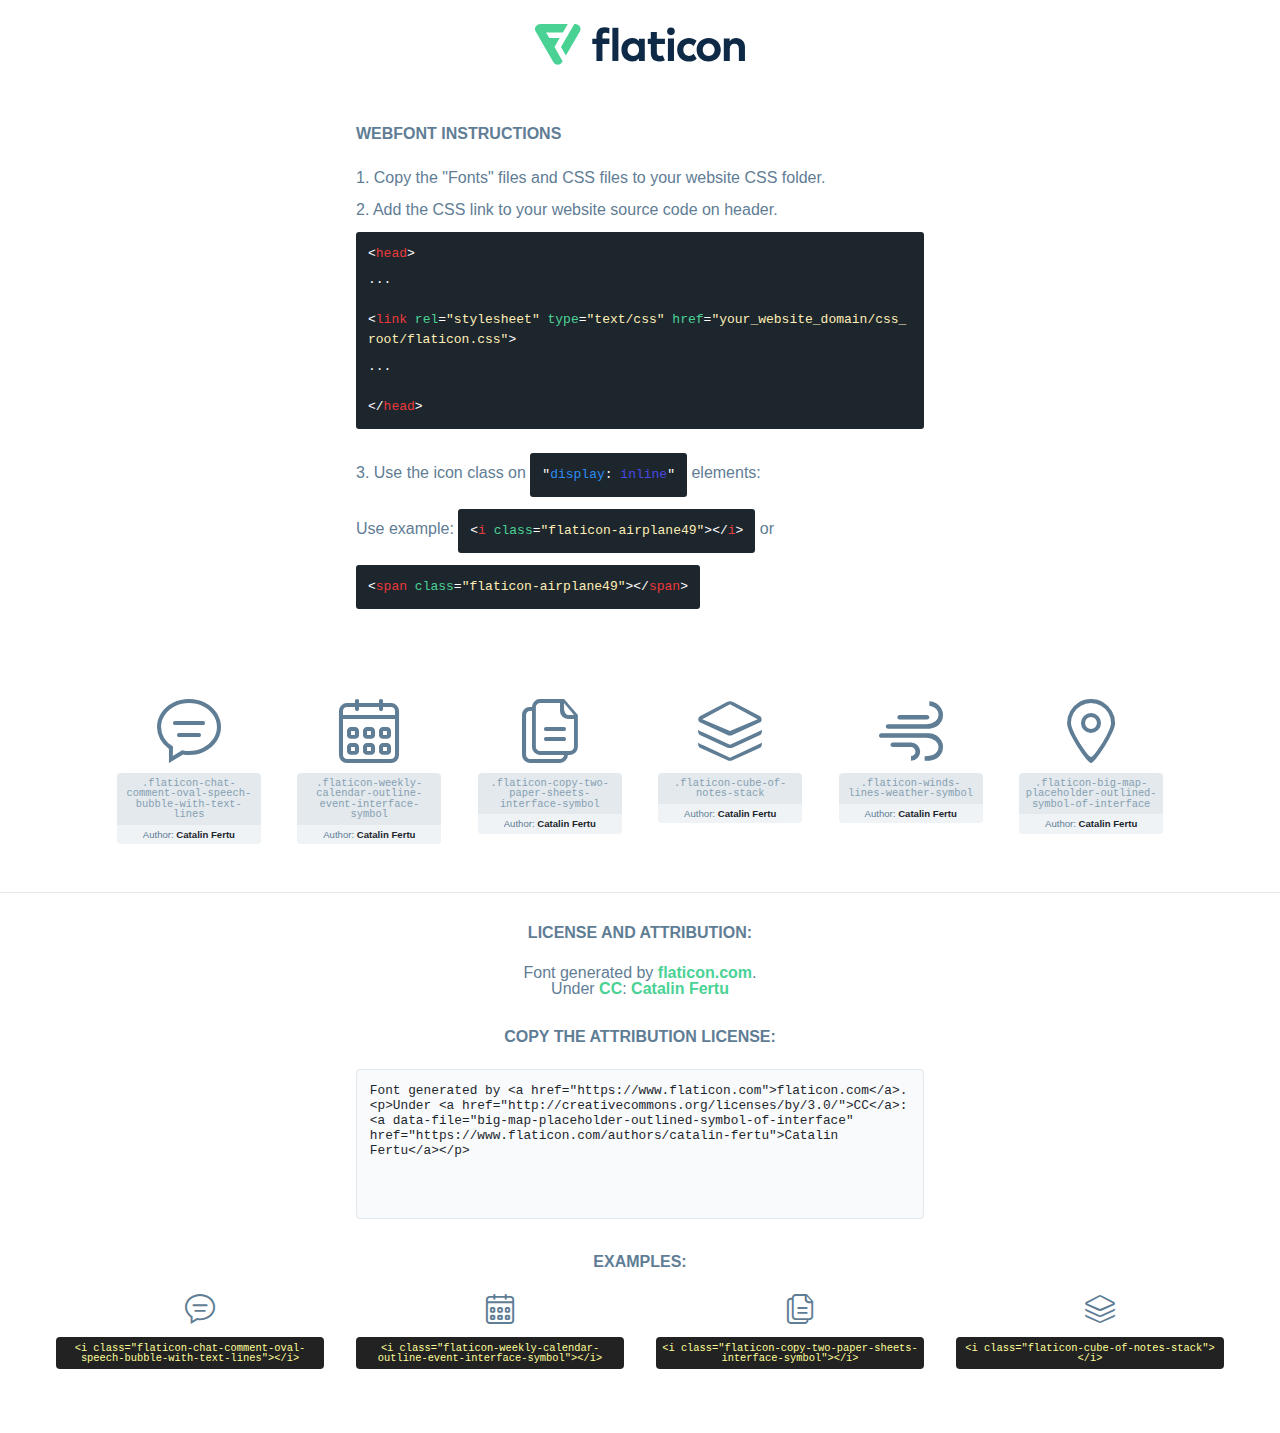
<file: fonts/flaticon/font/flaticon.html>
<!DOCTYPE html>
<html lang="en">
<head>
    <title>Flaticon Webfont</title>
    <link rel="stylesheet" type="text/css" href="flaticon.css"/>
    <meta charset="UTF-8">
    <style>
        html, body, div, span, applet, object, iframe,
        h1, h2, h3, h4, h5, h6, p, blockquote, pre,
        a, abbr, acronym, address, big, cite, code,
        del, dfn, em, img, ins, kbd, q, s, samp,
        small, strike, strong, sub, sup, tt, var,
        b, u, i, center,
        dl, dt, dd, ol, ul, li,
        fieldset, form, label, legend,
        table, caption, tbody, tfoot, thead, tr, th, td,
        article, aside, canvas, details, embed,
        figure, figcaption, footer, header, hgroup,
        menu, nav, output, ruby, section, summary,
        time, mark, audio, video {
            margin: 0;
            padding: 0;
            border: 0;
            font-size: 100%;
            font: inherit;
            vertical-align: baseline;
        }

        /* HTML5 display-role reset for older browsers */
        article, aside, details, figcaption, figure,
        footer, header, hgroup, menu, nav, section {
            display: block;
        }

        body {
            line-height: 1;
        }

        ol, ul {
            list-style: none;
        }

        blockquote, q {
            quotes: none;
        }

        blockquote:before, blockquote:after,
        q:before, q:after {
            content: '';
            content: none;
        }

        table {
            border-collapse: collapse;
            border-spacing: 0;
        }

        body {
            font-family: Helvetica, Arial, sans-serif;
            font-size: 16px;
            color: #5f7d95;
        }

        a {
            color: #4AD295;
            font-weight: bold;
            text-decoration: none;
        }

        * {
            -moz-box-sizing: border-box;
            -webkit-box-sizing: border-box;
            box-sizing: border-box;
            margin: 0;
            padding: 0;
        }

        [class^="flaticon-"]:before, [class*=" flaticon-"]:before, [class^="flaticon-"]:after, [class*=" flaticon-"]:after {
            font-family: Flaticon;
            font-size: 30px;
            font-style: normal;
            margin-left: 20px;
            color: #333;
        }

        .wrapper {
            max-width: 600px;
            margin: auto;
            padding: 0 1em;
        }

        .title {
            margin-bottom: 24px;
            text-transform: uppercase;
            font-weight: bold;
        }

        header {
            text-align: center;
            padding: 24px;
        }

        header .logo {
            width: 210px;
            height: auto;
            border: none;
            display: inline-block;
        }

        header strong {
            font-size: 28px;
            font-weight: 500;
            vertical-align: middle;
        }

        .demo {
            margin: 2em auto;
            line-height: 1.25em;
        }

        .demo ul li {
            margin-bottom: 12px;
        }

        .demo ul li code {
            background-color: #1D262D;
            border-radius: 3px;
            padding: 12px;
            display: inline-block;
            color: #fff;
            font-family: Consolas, Monaco, Lucida Console, Liberation Mono, DejaVu Sans Mono, Bitstream Vera Sans Mono, Courier New, monospace;
            font-weight: lighter;
            margin-top: 12px;
            font-size: 13px;
            word-break: break-all;
        }

        .demo ul li code .red {
            color: #EC3A3B;
        }

        .demo ul li code .green {
            color: #4AD295;
        }

        .demo ul li code .yellow {
            color: #FFEEB6;
        }

        .demo ul li code .blue {
            color: #2C8CF4;
        }

        .demo ul li code .purple {
            color: #4949E7;
        }

        .demo ul li code .dots {
            margin-top: 0.5em;
            display: block;
        }

        #glyphs {
            border-bottom: 1px solid #E3E9ED;
            padding: 2em 0;
            text-align: center;
        }

        .glyph {
            display: inline-block;
            width: 9em;
            margin: 1em;
            text-align: center;
            vertical-align: top;
            background: #FFF;
        }

        .glyph .flaticon {
            padding: 10px;
            display: block;
            font-family: "Flaticon";
            font-size: 64px;
            line-height: 1;
        }

        .glyph .flaticon:before {
            font-size: 64px;
            color: #5f7d95;
            margin-left: 0;
        }

        .class-name {
            font-size: 0.65em;
            background-color: #E3E9ED;
            color: #869FB2;
            border-radius: 4px 4px 0 0;
            padding: 0.5em;
            font-family: Consolas, Monaco, Lucida Console, Liberation Mono, DejaVu Sans Mono, Bitstream Vera Sans Mono, Courier New, monospace;
        }

        .author-name {
            font-size: 0.6em;
            background-color: #EFF3F6;
            border-top: 0;
            border-radius: 0 0 4px 4px;
            padding: 0.5em;
        }

        .author-name a {
            color: #1D262D;
        }

        .class-name:last-child {
            font-size: 10px;
            color: #888;
        }

        .class-name:last-child a {
            font-size: 10px;
            color: #555;
        }

        .glyph > input {
            display: block;
            width: 100px;
            margin: 5px auto;
            text-align: center;
            font-size: 12px;
            cursor: text;
        }

        .glyph > input.icon-input {
            font-family: "Flaticon";
            font-size: 16px;
            margin-bottom: 10px;
        }

        .attribution .title {
            margin-top: 2em;
        }

        .attribution textarea {
            background-color: #F8FAFB;
            color: #1D262D;
            padding: 1em;
            border: none;
            box-shadow: none;
            border: 1px solid #E3E9ED;
            border-radius: 4px;
            resize: none;
            width: 100%;
            height: 150px;
            font-size: 0.8em;
            font-family: Consolas, Monaco, Lucida Console, Liberation Mono, DejaVu Sans Mono, Bitstream Vera Sans Mono, Courier New, monospace;
            -webkit-appearance: none;
        }

        .attribution textarea:hover {
            border-color: #CFD9E0;
        }

        .attribution textarea:focus {
            border-color: #4AD295;
        }

        .iconsuse {
            margin: 2em auto;
            text-align: center;
            max-width: 1200px;
        }

        .iconsuse:after {
            content: '';
            display: table;
            clear: both;
        }

        .iconsuse .image {
            float: left;
            width: 25%;
            padding: 0 1em;
        }

        .iconsuse .image p {
            margin-bottom: 1em;
        }

        .iconsuse .image span {
            display: block;
            font-size: 0.65em;
            background-color: #222;
            color: #fff;
            border-radius: 4px;
            padding: 0.5em;
            color: #FFFF99;
            margin-top: 1em;
            font-family: Consolas, Monaco, Lucida Console, Liberation Mono, DejaVu Sans Mono, Bitstream Vera Sans Mono, Courier New, monospace;
        }

        .flaticon:before {
            color: #5f7d95;
        }

        #footer {
            text-align: center;
            background-color: #1D262D;
            color: #869FB2;
            padding: 12px;
            font-size: 14px;
        }

        #footer a {
            font-weight: normal;
        }

        @media (max-width: 960px) {
            .iconsuse .image {
                width: 50%;
            }
        }

        .preview {
            width: 100px;
            display: inline-block;
            margin: 10px;
        }

        .preview .inner {
            display: inline-block;
            width: 100%;
            text-align: center;
            background: #f5f5f5;
            -webkit-border-radius: 3px 3px 0 0;
            -moz-border-radius: 3px 3px 0 0;
            border-radius: 3px 3px 0 0;
        }

        .preview .inner  {
            line-height: 85px;
            font-size: 40px;
            color: #333;
        }

        .label {
            display: inline-block;
            width: 100%;
            box-sizing: border-box;
            padding: 5px;
            font-size: 10px;
            font-family: Monaco, monospace;
            color: #666;
            white-space: nowrap;
            overflow: hidden;
            text-overflow: ellipsis;
            background: #ddd;
            -webkit-border-radius: 0 0 3px 3px;
            -moz-border-radius: 0 0 3px 3px;
            border-radius: 0 0 3px 3px;
            color: #666;
        }
    </style>
</head>
<body>
    <header>
        <a href="https://www.flaticon.com/" target="_blank" class="logo">
            <svg xmlns="http://www.w3.org/2000/svg" viewBox="0 0 394.3 76.5">
                <path d="M156.6,69.4H145.3V7.1h11.3Z" style="fill:#0e2a47"/>
                <path d="M206.2,69.4h-11V64.8a15.4,15.4,0,0,1-12.6,5.7c-11.6,0-20.3-9.5-20.3-22.1s8.8-22.1,20.3-22.1a15.4,15.4,0,0,1,12.6,5.8V27.5h11Zm-32.4-21c0,6.4,4.2,11.6,10.8,11.6s10.8-4.9,10.8-11.6-4.4-11.6-10.8-11.6S173.9,42,173.9,48.4Z"
                      style="fill:#0e2a47"/>
                <path d="M262.5,13.7a7.2,7.2,0,0,1-14.4,0,7.2,7.2,0,1,1,14.4,0ZM261,69.4H249.6v-42H261Z"
                      style="fill:#0e2a47"/>
                <path id="_Trazado_" data-name="&lt;Trazado&gt;"
                      d="M139.6,17.8a16.6,16.6,0,0,0-8-1.4c-3.2.4-4.9,2-4.9,5.9v5.1h13V37.5h-13v32H115.4v-32h-7.8v-10h7.8V22.2c0-9.9,5.2-16.3,15-16.3a23.4,23.4,0,0,1,9.3,1.8Z"
                      style="fill:#0e2a47"/>
                <path d="M235.1,60c-3.5,0-6.3-1.9-6.3-7.1V37.5H244v-10H228.8V15H217.5V27.5h-5.7v10h5.7V53.7c0,10.9,5.3,16.8,15.7,16.8A22.9,22.9,0,0,0,244,68l-4.3-9.1A12.3,12.3,0,0,1,235.1,60Z"
                      style="fill:#0e2a47"/>
                <path d="M348.9,48.4c0,12.6-9.7,22.1-22.7,22.1s-22.7-9.4-22.7-22.1,9.6-22.1,22.7-22.1S348.9,35.8,348.9,48.4Zm-33.9,0c0,6.8,4.8,11.6,11.1,11.6s11.2-4.8,11.2-11.6-4.8-11.6-11.2-11.6S315.1,41.6,315.1,48.4Z"
                      style="fill:#0e2a47"/>
                <path d="M394.3,42.7V69.4H382.9V46.3c0-6.1-3-9.4-8.2-9.4s-8.9,3.2-8.9,9.5v23H354.6v-42h11v4.9c3-4.5,7.6-6.1,12.3-6.1C387.5,26.3,394.3,33,394.3,42.7Z"
                      style="fill:#0e2a47"/>
                <path d="M298,55.7h0a12.4,12.4,0,0,1-8.2,4.2h-.9l-1.8-.2a10,10,0,0,1-7.4-5.6,13.2,13.2,0,0,1-1.2-5.8,13,13,0,0,1,1.3-5.9,10.1,10.1,0,0,1,7.5-5.5h2.4a11.7,11.7,0,0,1,8.3,4.2l5.5-9.6a19.9,19.9,0,0,0-8.1-4.3,23.4,23.4,0,0,0-6.1-.8,25.2,25.2,0,0,0-7.5,1.1,20.9,20.9,0,0,0-8,4.6,21.9,21.9,0,0,0-6.8,16.4,21.9,21.9,0,0,0,6.7,16.3,20.9,20.9,0,0,0,8,4.6,25.2,25.2,0,0,0,7.7,1.2,23.6,23.6,0,0,0,6.2-.8,20,20,0,0,0,8.1-4.4Z"
                      style="fill:#0e2a47"/>
                <path d="M46.3,26.5H26.9L20.8,16H52.4L61.6,0H9.4A9.3,9.3,0,0,0,1.3,4.7a9.3,9.3,0,0,0,0,9.4L34.6,71.8a9.4,9.4,0,0,0,16.2,0l1.1-1.9L36.6,43.3Z"
                      style="fill:#4ad295"/>
                <path d="M84.2,4.7A9.3,9.3,0,0,0,76.1,0H73.8l-25,43.3,9.2,16L84.2,14A9.3,9.3,0,0,0,84.2,4.7Z"
                      style="fill:#4ad295"/>
            </svg>
        </a>
    </header>
    <section class="demo wrapper">

        <p class="title">Webfont Instructions</p>

        <ul>
            <li>
                <span class="num">1. </span>Copy the "Fonts" files and CSS files to your website CSS folder.
            </li>
            <li>
                <span class="num">2. </span>Add the CSS link to your website source code on header.
                <code class="big">
                    &lt;<span class="red">head</span>&gt;
                    <br/><span class="dots">...</span>
                    <br/>&lt;<span class="red">link</span> <span class="green">rel</span>=<span
                        class="yellow">"stylesheet"</span> <span class="green">type</span>=<span
                        class="yellow">"text/css"</span> <span class="green">href</span>=<span class="yellow">"your_website_domain/css_root/flaticon.css"</span>&gt;
                    <br/><span class="dots">...</span>
                    <br/>&lt;/<span class="red">head</span>&gt;
                </code>
            </li>

            <li>
                <p>
                    <span class="num">3. </span>Use the icon class on <code>"<span class="blue">display</span>:<span
                        class="purple"> inline</span>"</code> elements:
                    <br/>
                    Use example: <code>&lt;<span class="red">i</span> <span class="green">class</span>=<span class="yellow">&quot;flaticon-airplane49&quot;</span>&gt;&lt;/<span
                        class="red">i</span>&gt;</code> or <code>&lt;<span class="red">span</span> <span
                        class="green">class</span>=<span class="yellow">&quot;flaticon-airplane49&quot;</span>&gt;&lt;/<span
                        class="red">span</span>&gt;</code>
            </li>
        </ul>

    </section>
    <section id="glyphs">
            <div class="glyph">
                <i class="flaticon flaticon-chat-comment-oval-speech-bubble-with-text-lines"></i>
                <div class="class-name">.flaticon-chat-comment-oval-speech-bubble-with-text-lines</div>
                <div class="author-name">Author: <a data-file="chat-comment-oval-speech-bubble-with-text-lines" href="https://www.flaticon.com/authors/catalin-fertu">Catalin Fertu</a> </div>
            </div>

            <div class="glyph">
                <i class="flaticon flaticon-weekly-calendar-outline-event-interface-symbol"></i>
                <div class="class-name">.flaticon-weekly-calendar-outline-event-interface-symbol</div>
                <div class="author-name">Author: <a data-file="weekly-calendar-outline-event-interface-symbol" href="https://www.flaticon.com/authors/catalin-fertu">Catalin Fertu</a> </div>
            </div>

            <div class="glyph">
                <i class="flaticon flaticon-copy-two-paper-sheets-interface-symbol"></i>
                <div class="class-name">.flaticon-copy-two-paper-sheets-interface-symbol</div>
                <div class="author-name">Author: <a data-file="copy-two-paper-sheets-interface-symbol" href="https://www.flaticon.com/authors/catalin-fertu">Catalin Fertu</a> </div>
            </div>

            <div class="glyph">
                <i class="flaticon flaticon-cube-of-notes-stack"></i>
                <div class="class-name">.flaticon-cube-of-notes-stack</div>
                <div class="author-name">Author: <a data-file="cube-of-notes-stack" href="https://www.flaticon.com/authors/catalin-fertu">Catalin Fertu</a> </div>
            </div>

            <div class="glyph">
                <i class="flaticon flaticon-winds-lines-weather-symbol"></i>
                <div class="class-name">.flaticon-winds-lines-weather-symbol</div>
                <div class="author-name">Author: <a data-file="winds-lines-weather-symbol" href="https://www.flaticon.com/authors/catalin-fertu">Catalin Fertu</a> </div>
            </div>

            <div class="glyph">
                <i class="flaticon flaticon-big-map-placeholder-outlined-symbol-of-interface"></i>
                <div class="class-name">.flaticon-big-map-placeholder-outlined-symbol-of-interface</div>
                <div class="author-name">Author: <a data-file="big-map-placeholder-outlined-symbol-of-interface" href="https://www.flaticon.com/authors/catalin-fertu">Catalin Fertu</a> </div>
            </div>

    </section>

    <section class="attribution wrapper"   style="text-align:center;">

        <div class="title">License and attribution:</div><div class="attrDiv">Font generated by <a href="https://www.flaticon.com">flaticon.com</a>. <div><p>Under <a href="http://creativecommons.org/licenses/by/3.0/">CC</a>: <a data-file="big-map-placeholder-outlined-symbol-of-interface" href="https://www.flaticon.com/authors/catalin-fertu">Catalin Fertu</a></p>  </div>
        </div>
        <div class="title">Copy the Attribution License:</div>

        <textarea onclick="this.focus();this.select();">Font generated by &lt;a href=&quot;https://www.flaticon.com&quot;&gt;flaticon.com&lt;/a&gt;. <p>Under <a href="http://creativecommons.org/licenses/by/3.0/">CC</a>: <a data-file="big-map-placeholder-outlined-symbol-of-interface" href="https://www.flaticon.com/authors/catalin-fertu">Catalin Fertu</a></p> 
        </textarea>

    </section>

    <section class="iconsuse">

        <div class="title">Examples:</div>
            <div class="image">
                <p>
                    <i class="flaticon flaticon-chat-comment-oval-speech-bubble-with-text-lines"></i>
                    <span>&lt;i class=&quot;flaticon-chat-comment-oval-speech-bubble-with-text-lines&quot;&gt;&lt;/i&gt;</span>
                </p>
            </div>
            <div class="image">
                <p>
                    <i class="flaticon flaticon-weekly-calendar-outline-event-interface-symbol"></i>
                    <span>&lt;i class=&quot;flaticon-weekly-calendar-outline-event-interface-symbol&quot;&gt;&lt;/i&gt;</span>
                </p>
            </div>
            <div class="image">
                <p>
                    <i class="flaticon flaticon-copy-two-paper-sheets-interface-symbol"></i>
                    <span>&lt;i class=&quot;flaticon-copy-two-paper-sheets-interface-symbol&quot;&gt;&lt;/i&gt;</span>
                </p>
            </div>
            <div class="image">
                <p>
                    <i class="flaticon flaticon-cube-of-notes-stack"></i>
                    <span>&lt;i class=&quot;flaticon-cube-of-notes-stack&quot;&gt;&lt;/i&gt;</span>
                </p>
            </div>
            <div class="image">
                <p>
</file>
<file: 롯데 자이언츠/style.css>
@import url('https://fonts.googleapis.com/css2?family=Poppins:wght@100;200;300;400;500;600&display=swap');

@font-face {
    font-family: 'OAGothic-Medium';
    src: url(./fonts/OAGothic-Medium.otf) format('woff2');
    font-style: normal;
}
@font-face {
    font-family: 'Giants-Inline';
    src: url(./fonts/Giants-Inline.ttf) format('woff2');
    font-style: normal;
}

:root{
    --red:#d00f31;
    --navy:#041e42;
    --sky:#6cace4;
    --black:#333;
    --white:#fff;
    --box-shadow: 0 .5rem 1rem rgba(0, 0, 0, 0.1);
}

*{
    font-family: 'Poppins', sans-serif;
    margin: 0; padding: 0;
    box-sizing: border-box;
    outline: none; border: none;
    text-decoration: none;
    text-transform: capitalize;
    transition: .2s linear;
}

html{
    font-size: 62.5%;
    overflow-x: hidden;
    scroll-padding-top: 9rem;
    scroll-behavior: smooth;
}

html::-webkit-scrollbar{
    width: .8rem;
}

html::-webkit-scrollbar-track{
    background: transparent;
}

html::-webkit-scrollbar-thumb{
    background: var(--red);
    border-radius: .5rem;
}

section{
    padding: 5rem 7%;
    position: relative;
}

.heading{
    font-size: 6rem;
    color: var(--red);
    text-align: center;
    text-transform: uppercase;
    font-weight: bolder;
    margin-bottom: 3rem;
    opacity: .1;
}

h4,
h2>h4 {
    font-size: 2.5rem;
    color: var(--navy);
    position: absolute;
    top: 8rem; left: 50%;
    transform: translateX(-50%);
}

.btn{
    display: inline-block;
    margin-top: 75%;
    padding: 1rem 3rem;
    background: var(--red);
    border-radius: 3.5rem;
    color: var(--white);
    font-size: 1.7rem;
    cursor: pointer;
}

.btn:hover{
    background: var(--sky);
}

.btn-slide{
    display: inline-block;
    margin-top: 75%;
    padding: 1.5rem 4.5rem;
    background: var(--navy);
    border-radius: 3.5rem;
    color: var(--white);
    font-size: 2.5rem;
    cursor: pointer;
}

.btn-slide:hover{
    background: var(--red);
}

.ticket-btn{
    display: inline-block;
    margin: 0 auto;
    padding: 1rem 3rem;
    background: var(--red);
    border-radius: 3.5rem;
    color: var(--white);
    font-size: 1.7rem;
    cursor: pointer;
}

.ticket-btn:hover{
    background: var(--sky);
}

.ko {
    font-family: 'OAGothic-Medium';
}

/* header */

.header{
    position: fixed;
    top: 0; left: 0; right: 0;
    z-index: 1000;
    background: var(--white);
    box-shadow: var(--box-shadow);
    display: flex;
    align-items: center;
    justify-content: space-between;
    padding: 2rem 9%;
}

.header .logo{
    display: flex;
    align-items: center;
}


.header .logo p {
    font-family: 'Giants-Inline';
}

.header .logo img{
    height: 3.5rem;
    padding-right: .5rem;
}

.header .navbar a{
    font-size: 1.7rem;
    color: var(--black);
    margin: 0 1rem;
}

.header .navbar a:hover{
    color: var(--red);
}

.header .navbar .btn{
    margin-top: 0;
    color: var(--white);
}

.header .navbar .btn:hover{
    color: var(--white);
}

#menu-btn{
    display: none;
    font-size: 2.5rem;
    margin-left: 1.7rem;
    cursor: pointer;
    color: var(--black);
}

#menu-btn:hover{
    color: var(--red);
}

/* end */

/* home */

.home{
    padding: 0;
}

.home .slide{
    min-height: 100vh;
    background-size: cover !important;
    background-position: center !important;
    display: flex;
    align-items: center;
    justify-content: center;
    z-index: -1;
}

.home .slide .content{
    width: 80rem;
    text-align: center;
}

.home .slide .content h3{
    font-size: 4rem;
    text-transform: uppercase;
    color: var(--white);
    line-height: 1.1;
    padding: 2rem 0;
}

.swiper-button-next,
.swiper-button-prev{
    height: 5rem;
    width: 5rem;
    line-height: 5rem;
    background: var(--white);
    color: var(--black);
}

.swiper-button-next:hover,
.swiper-button-prev:hover{
    background: var(--red);
    color: var(--white);
}

.swiper-button-next::after,
.swiper-button-prev::after{
    font-size: 2rem;
}

/* end */

/* availability */

.availability form{
    display: flex;
    flex-wrap: wrap;
    gap: 1.5rem;
    background: #eee;
    padding: 2rem;
    border-radius: .5rem;
}

.availability form .box{
    flex: 1 1 20rem;
}

.availability form .box p{
    font-size: 2rem;
    color: var(--red);
}

.availability form .box .input{
    width: 100%;
    padding: 1rem;
    font-size: 1.8rem;
    color: var(--black);
    margin: 1rem 0;
    border-radius: .5rem;
}

/* end */

/* about */

.about .row{
    display: flex;
    flex-wrap: wrap;
    align-items: center;
    gap: 6rem;
}

.about .row .image{
    flex: 1 1 30rem;
    display: flex;
    justify-content: center;
    align-items: center;
}

.about .row .image img{
    width: 100%;
    /* height: 100%; */
    /* object-fit: cover; */
}

.about .row .content{
    flex: 1 1 51rem;
    position: relative;
}

.about .row .content h3{
    font-size: 7rem;
    color: var(--red);
    padding: 2rem 0;
    opacity: .1;
}

.about .row .content h4 {
    /* font-size: 2.5rem; */
    /* color: var(--navy); */
    /* position: absolute; */
    top: 6rem; left: 12rem;
}

.about .row .content p{
    font-size: 1.6rem;
    color: #666;
    padding: 1rem 0;
    line-height: 1.8;
}

/* end */

/* rooms */

.room .slide{
    background: var(--white);
    border: .1rem solid rgba(0, 0, 0, 0.2);
    border-radius: .5rem;
    box-shadow: var(--box-shadow);
    margin-bottom: 4rem;
}

.room .slide .image{
    height: 25rem;
    width: 100%;
    padding: 1.5rem;
    overflow: hidden;
    position: relative;
}

.room .slide .image img{
    width: 100%;
    height: 100%;
    border-radius: .5rem;
    object-fit: cover;
}

.room .slide .image .price{
    position: absolute;
    top: 2.5rem; left: 2.5rem;
    background: var(--red);
    color: var(--white);
    font-size: 1.7rem;
    padding: .5rem 1rem;
    border-radius: .5rem;
    text-transform: lowercase;
}

.room .slide .image .fa-shopping-cart{
    position: absolute;
    top: 2.5rem; right: 2.5rem;
    height: 4.5rem;
    width: 4.5rem;
    line-height: 4.5rem;
    text-align: center;
    font-size: 2rem;
    background: var(--white);
    color: var(--black);
    border-radius: 50%;
}

.room .slide .image .fa-shopping-cart:hover{
    background: var(--sky);
    color: var(--white);
}

.room .slide .content{
    padding: 2rem;
    padding-top: 0;
}

.room .slide .content h3{
    font-size: 2.5rem;
    color: var(--black);
}

.room .slide .content p{
    font-size: 1.6rem;
    color: #666;
    padding: .5rem 0;
    line-height: 1.5;
}

.room .slide .content .stars{
    padding: 1rem 0;
}

.room .slide .content .stars i{
    font-size: 1.7rem;
    color: var(--red);
}

/* end */

/* services */

.services .box-container{
    display: grid;
    grid-template-columns: repeat(auto-fit, minmax(12rem,1fr));
    gap: 2rem;
}

.services .box-container .box{
    text-align: center;
}

.services .box-container .box img{
    height: 10rem;
    margin-bottom: .7rem;
}

.services .box-container .box h3{
    font-size: 1.7rem;
    color: var(--black);
    padding: .5rem 0;
}

/* end */

/* gallery */

.gallery .slide{
    height: 30rem;
    position: relative;
    overflow: hidden;
}

.gallery .slide img{
    height: 100%;
    width: 100%;
    object-fit: cover;
}

.gallery .slide .icon{
    display: none;
    align-items: center;
    justify-content: center;
    position: absolute;
    top: 0; left: 0;
    z-index: 10;
    height: 100%;
    width: 100%;
    background: rgba(0, 0, 0, 0.5);
}

.gallery .slide .icon p{
    font-size: 1.5rem;
    color: var(--white);
}

.gallery .slide:hover .icon{
    display: flex;
}

/* end */

/* information */

.information{
    background-image: url("./img/background.jpg");
    background-repeat: no-repeat;
    background-size: cover;
    background-position: center bottom;
    width: 100%;
    height: 48rem;
    position: relative;
    margin: 9rem 0;
}

.information .information-slider{
    background: var(--sky);
    width: 65%;
    height: 145%;
    margin-top: -8rem;
    margin-right: 60rem;
    padding: 1.5% 0;
    color: var(--white);
    box-shadow: var(--box-shadow);
}

.information .slide{
    text-align: center;
    position: relative;
    /* display: flex; justify-content: center; align-items: center; */
}

.information .slide .heading{
    color: var(--white);
    opacity: 0.3;
    margin-bottom: 0.5rem;
    display: inline-block; width: 100%;
    overflow: hidden; text-overflow: clip;
}

.information div h4 {
    top: 3rem;
}

.information .vs {
    display: flex;
    flex-direction: column;
    align-items: center;
}

.information .vs img {
    height: 266px;
}

.information .vs p {
    font-size: 3rem;
    color: var(--red);
    font-family: 'Giants-Inline';
}

.information .slide img{
    padding: 2rem 0;
    font-size: 1.5rem;
    line-height: 1.8;
    color: var(--white);
    
}

/* .information .slide .user{
    display: flex;
    gap: 1.5rem;
    align-items: center;
    justify-content: center;
    padding: 1rem 0;
    border-radius: .5rem;
} */


/* .information .slide .user img{
    height: 7rem;
    width: 7rem;
    border-radius: 15%;
    object-fit: cover;
} */

.information .slide .user h3{
    font-size: 2rem;
    color: var(--navy);
    padding-bottom: .5rem;
}

.information .slide .user p{
    font-size: 1.8rem;
    color: var(--navy);
}

.information .swiper-pagination {
    position: relative;
    top: -2rem;
}

/* end */


/* ticket */
.ticket {
    display: flex;
    flex-direction: column;
}

.ticket iframe {
    width: 100%;
    height: 800px;
    border: .2rem solid rgba(0, 0, 0, 0.1);
    border-radius: 3rem;
    margin-bottom: 5rem;
}

/* end */

/* footer */

.footer{
    background: var(--navy);
}

.footer .box-container{
    display: grid;
    grid-template-columns: repeat(auto-fit, minmax(25rem, 1fr));
    gap: 1.5rem;
}

.footer .box-container .box:nth-child(2)>div {
    display: flex;
}

.footer .box-container .box:nth-child(2)>div>div {
    width: 42%;
}

.footer .box-container .box h3{
    font-size: 2.2rem;
    padding: 1rem 0;
    color: var(--red);
}

.footer .box-container .box a{
    font-size: 1.6rem;
    display: block;
    color: var(--white);
    padding: 1rem 0;
}

.footer .box-container .box a i{
    color: var(--red);
    padding-right: .5rem;
}

.footer .box-container .box a:hover{
    color: var(--red);
}

.footer .share{
    padding-top: 2rem;
    text-align: center;
}

.footer .share a{
    color: var(--red);
    font-size: 2rem;
    width: 5rem;
    height: 5rem;
    line-height: 5rem;
    border-radius: 50%;
    border: .1rem solid var(--red);
    margin: .3rem;
}

.footer .share a:hover{
    color: var(--white);
    background: var(--red);
    transform: rotate(360deg);
}

.footer .credit{
    font-size: 2rem;
    text-align: center;
    margin-top: 2.5rem;
    padding-top: 2rem;
    border-top: .1rem solid rgba(0, 0, 0, 0.3);
    color: var(--white);
}

.footer .credit span{
    color: var(--sky);
    font-style: italic;
}

/* end */

















/* media queries */

@media (max-width:991px){

    html{
        font-size: 55%;
    }

    .header{
        padding: 2rem 3rem;
    }

    .home .slide{
        min-height: 80vh;
    }
}

@media (max-width: 780px){

    #menu-btn{
        display: inline-block;
    }

    .header .navbar{
        position: absolute;
        top: 110%; right: -110%;
        width: 30rem;
        box-shadow: var(--box-shadow);
        background: var(--white);
        border-radius: .5rem;
    }

    .header .navbar.active{
        right: 2rem;
        transition: .4s linear;
    }

    .header .navbar a{
        font-size: 2rem;
        margin: 2rem 2.5rem;
        display: block;
    }

    .home .slide{
        min-height: 55vh;
    }

    .home .slide .content{
        width: 50rem;
    }

    .information .information-slider{
        width: 100%;
        /* padding: 1rem; */
        /* padding-top: 15%; */
    }

}

@media (max-width: 450px){

    html{
        font-size: 50%;
    }

    .home .slide{
        min-height: 40vh;
    }

    .home .slide .content{
        width: 30rem;
    }

    .home .slide .content h3{
        font-size: 3rem;
    }

}
</file>
<file: fonts/feather/demo-files/demo.css>
body {
  padding: 0;
  margin: 0;
  font-family: sans-serif;
  font-size: 1em;
  line-height: 1.5;
  color: #555;
  background: #fff;
}
h1 {
  font-size: 1.5em;
  font-weight: normal;
}
small {
  font-size: .66666667em;
}
a {
  color: #e74c3c;
  text-decoration: none;
}
a:hover, a:focus {
  box-shadow: 0 1px #e74c3c;
}
.bshadow0, input {
  box-shadow: inset 0 -2px #e7e7e7;
}
input:hover {
  box-shadow: inset 0 -2px #ccc;
}
input, fieldset {
  font-family: sans-serif;
  font-size: 1em;
  margin: 0;
  padding: 0;
  border: 0;
}
input {
  color: inherit;
  line-height: 1.5;
  height: 1.5em;
  padding: .25em 0;
}
input:focus {
  outline: none;
  box-shadow: inset 0 -2px #449fdb;
}
.glyph {
  font-size: 16px;
  width: 15em;
  padding-bottom: 1em;
  margin-right: 4em;
  margin-bottom: 1em;
  float: left;
  overflow: hidden;
}
.liga {
  width: 80%;
  width: calc(100% - 2.5em);
}
.talign-right {
  text-align: right;
}
.talign-center {
  text-align: center;
}
.bgc1 {
  background: #f1f1f1;
}
.fgc1 {
  color: #999;
}
.fgc0 {
  color: #000;
}
p {
  margin-top: 1em;
  margin-bottom: 1em;
}
.mvm {
  margin-top: .75em;
  margin-bottom: .75em;
}
.mtn {
  margin-top: 0;
}
.mtl, .mal {
  margin-top: 1.5em;
}
.mbl, .mal {
  margin-bottom: 1.5em;
}
.mal, .mhl {
  margin-left: 1.5em;
  margin-right: 1.5em;
}
.mhmm {
  margin-left: 1em;
  margin-right: 1em;
}
.mls {
  margin-left: .25em;
}
.ptl {
  padding-top: 1.5em;
}
.pbs, .pvs {
  padding-bottom: .25em;
}
.pvs, .pts {
  padding-top: .25em;
}
.unit {
  float: left;
}
.unitRight {
  float: right;
}
.size1of2 {
  width: 50%;
}
.size1of1 {
  width: 100%;
}
.clearfix:before, .clearfix:after {
  content: " ";
  display: table;
}
.clearfix:after {
  clear: both;
}
.hidden-true {
  display: none;
}
.textbox0 {
  width: 3em;
  background: #f1f1f1;
  padding: .25em .5em;
  line-height: 1.5;
  height: 1.5em;
}
#testDrive {
  display: block;
  padding-top: 24px;
  line-height: 1.5;
}
.fs0 {
  font-size: 16px;
}
.fs1 {
  font-size: 24px;
}
</file>
<file: fonts/feather/style.css>
@font-face {
  font-family: 'feather';
  src:  url('fonts/feather.eot?bv5i04');
  src:  url('fonts/feather.eot?bv5i04#iefix') format('embedded-opentype'),
    url('fonts/feather.ttf?bv5i04') format('truetype'),
    url('fonts/feather.woff?bv5i04') format('woff'),
    url('fonts/feather.svg?bv5i04#feather') format('svg');
  font-weight: normal;
  font-style: normal;
  font-display: block;
}

[class^="feather-"], [class*=" feather-"] {
  font-family: 'feather' !important;
  speak: never;
  font-style: normal;
  font-weight: normal;
  font-variant: normal;
  text-transform: none;
  line-height: 1;

  
  -webkit-font-smoothing: antialiased;
  -moz-osx-font-smoothing: grayscale;
}

.feather-activity:before {
  content: "\e900";
}
.feather-airplay:before {
  content: "\e901";
}
.feather-alert-circle:before {
  content: "\e902";
}
.feather-alert-octagon:before {
  content: "\e903";
}
.feather-alert-triangle:before {
  content: "\e904";
}
.feather-align-center:before {
  content: "\e905";
}
.feather-align-justify:before {
  content: "\e906";
}
.feather-align-left:before {
  content: "\e907";
}
.feather-align-right:before {
  content: "\e908";
}
.feather-anchor:before {
  content: "\e909";
}
.feather-aperture:before {
  content: "\e90a";
}
.feather-archive:before {
  content: "\e90b";
}
.feather-arrow-down:before {
  content: "\e90c";
}
.feather-arrow-down-circle:before {
  content: "\e90d";
}
.feather-arrow-down-left:before {
  content: "\e90e";
}
.feather-arrow-down-right:before {
  content: "\e90f";
}
.feather-arrow-left:before {
  content: "\e910";
}
.feather-arrow-left-circle:before {
  content: "\e911";
}
.feather-arrow-right:before {
  content: "\e912";
}
.feather-arrow-right-circle:before {
  content: "\e913";
}
.feather-arrow-up:before {
  content: "\e914";
}
.feather-arrow-up-circle:before {
  content: "\e915";
}
.feather-arrow-up-left:before {
  content: "\e916";
}
.feather-arrow-up-right:before {
  content: "\e917";
}
.feather-at-sign:before {
  content: "\e918";
}
.feather-award:before {
  content: "\e919";
}
.feather-bar-chart:before {
  content: "\e91a";
}
.feather-bar-chart-2:before {
  content: "\e91b";
}
.feather-battery:before {
  content: "\e91c";
}
.feather-battery-charging:before {
  content: "\e91d";
}
.feather-bell:before {
  content: "\e91e";
}
.feather-bell-off:before {
  content: "\e91f";
}
.feather-bluetooth:before {
  content: "\e920";
}
.feather-bold:before {
  content: "\e921";
}
.feather-book:before {
  content: "\e922";
}
.feather-book-open:before {
  content: "\e923";
}
.feather-bookmark:before {
  content: "\e924";
}
.feather-box:before {
  content: "\e925";
}
.feather-briefcase:before {
  content: "\e926";
}
.feather-calendar:before {
  content: "\e927";
}
.feather-camera:before {
  content: "\e928";
}
.feather-camera-off:before {
  content: "\e929";
}
.feather-cast:before {
  content: "\e92a";
}
.feather-check:before {
  content: "\e92b";
}
.feather-check-circle:before {
  content: "\e92c";
}
.feather-check-square:before {
  content: "\e92d";
}
.feather-chevron-down:before {
  content: "\e92e";
}
.feather-chevron-left:before {
  content: "\e92f";
}
.feather-chevron-right:before {
  content: "\e930";
}
.feather-chevron-up:before {
  content: "\e931";
}
.feather-chevrons-down:before {
  content: "\e932";
}
.feather-chevrons-left:before {
  content: "\e933";
}
.feather-chevrons-right:before {
  content: "\e934";
}
.feather-chevrons-up:before {
  content: "\e935";
}
.feather-chrome:before {
  content: "\e936";
}
.feather-circle:before {
  content: "\e937";
}
.feather-clipboard:before {
  content: "\e938";
}
.feather-clock:before {
  content: "\e939";
}
.feather-cloud:before {
  content: "\e93a";
}
.feather-cloud-drizzle:before {
  content: "\e93b";
}
.feather-cloud-lightning:before {
  content: "\e93c";
}
.feather-cloud-off:before {
  content: "\e93d";
}
.feather-cloud-rain:before {
  content: "\e93e";
}
.feather-cloud-snow:before {
  content: "\e93f";
}
.feather-code:before {
  content: "\e940";
}
.feather-codepen:before {
  content: "\e941";
}
.feather-codesandbox:before {
  content: "\e942";
}
.feather-coffee:before {
  content: "\e943";
}
.feather-columns:before {
  content: "\e944";
}
.feather-command:before {
  content: "\e945";
}
.feather-compass:before {
  content: "\e946";
}
.feather-copy:before {
  content: "\e947";
}
.feather-corner-down-left:before {
  content: "\e948";
}
.feather-corner-down-right:before {
  content: "\e949";
}
.feather-corner-left-down:before {
  content: "\e94a";
}
.feather-corner-left-up:before {
  content: "\e94b";
}
.feather-corner-right-down:before {
  content: "\e94c";
}
.feather-corner-right-up:before {
  content: "\e94d";
}
.feather-corner-up-left:before {
  content: "\e94e";
}
.feather-corner-up-right:before {
  content: "\e94f";
}
.feather-cpu:before {
  content: "\e950";
}
.feather-credit-card:before {
  content: "\e951";
}
.feather-crop:before {
  content: "\e952";
}
.feather-crosshair:before {
  content: "\e953";
}
.feather-database:before {
  content: "\e954";
}
.feather-delete:before {
  content: "\e955";
}
.feather-disc:before {
  content: "\e956";
}
.feather-dollar-sign:before {
  content: "\e957";
}
.feather-download:before {
  content: "\e958";
}
.feather-download-cloud:before {
  content: "\e959";
}
.feather-droplet:before {
  content: "\e95a";
}
.feather-edit:before {
  content: "\e95b";
}
.feather-edit-2:before {
  content: "\e95c";
}
.feather-edit-3:before {
  content: "\e95d";
}
.feather-external-link:before {
  content: "\e95e";
}
.feather-eye:before {
  content: "\e95f";
}
.feather-eye-off:before {
  content: "\e960";
}
.feather-facebook:before {
  content: "\e961";
}
.feather-fast-forward:before {
  content: "\e962";
}
.feather-feather:before {
  content: "\e963";
}
.feather-figma:before {
  content: "\e964";
}
.feather-file:before {
  content: "\e965";
}
.feather-file-minus:before {
  content: "\e966";
}
.feather-file-plus:before {
  content: "\e967";
}
.feather-file-text:before {
  content: "\e968";
}
.feather-film:before {
  content: "\e969";
}
.feather-filter:before {
  content: "\e96a";
}
.feather-flag:before {
  content: "\e96b";
}
.feather-folder:before {
  content: "\e96c";
}
.feather-folder-minus:before {
  content: "\e96d";
}
.feather-folder-plus:before {
  content: "\e96e";
}
.feather-framer:before {
  content: "\e96f";
}
.feather-frown:before {
  content: "\e970";
}
.feather-gift:before {
  content: "\e971";
}
.feather-git-branch:before {
  content: "\e972";
}
.feather-git-commit:before {
  content: "\e973";
}
.feather-git-merge:before {
  content: "\e974";
}
.feather-git-pull-request:before {
  content: "\e975";
}
.feather-github:before {
  content: "\e976";
}
.feather-gitlab:before {
  content: "\e977";
}
.feather-globe:before {
  content: "\e978";
}
.feather-grid:before {
  content: "\e979";
}
.feather-hard-drive:before {
  content: "\e97a";
}
.feather-hash:before {
  content: "\e97b";
}
.feather-headphones:before {
  content: "\e97c";
}
.feather-heart:before {
  content: "\e97d";
}
.feather-help-circle:before {
  content: "\e97e";
}
.feather-hexagon:before {
  content: "\e97f";
}
.feather-home:before {
  content: "\e980";
}
.feather-image:before {
  content: "\e981";
}
.feather-inbox:before {
  content: "\e982";
}
.feather-info:before {
  content: "\e983";
}
.feather-instagram:before {
  content: "\e984";
}
.feather-italic:before {
  content: "\e985";
}
.feather-key:before {
  content: "\e986";
}
.feather-layers:before {
  content: "\e987";
}
.feather-layout:before {
  content: "\e988";
}
.feather-life-buoy:before {
  content: "\e989";
}
.feather-link:before {
  content: "\e98a";
}
.feather-link-2:before {
  content: "\e98b";
}
.feather-linkedin:before {
  content: "\e98c";
}
.feather-list:before {
  content: "\e98d";
}
.feather-loader:before {
  content: "\e98e";
}
.feather-lock:before {
  content: "\e98f";
}
.feather-log-in:before {
  content: "\e990";
}
.feather-log-out:before {
  content: "\e991";
}
.feather-mail:before {
  content: "\e992";
}
.feather-map:before {
  content: "\e993";
}
.feather-map-pin:before {
  content: "\e994";
}
.feather-maximize:before {
  content: "\e995";
}
.feather-maximize-2:before {
  content: "\e996";
}
.feather-meh:before {
  content: "\e997";
}
.feather-menu:before {
  content: "\e998";
}
.feather-message-circle:before {
  content: "\e999";
}
.feather-message-square:before {
  content: "\e99a";
}
.feather-mic:before {
  content: "\e99b";
}
.feather-mic-off:before {
  content: "\e99c";
}
.feather-minimize:before {
  content: "\e99d";
}
.feather-minimize-2:before {
  content: "\e99e";
}
.feather-minus:before {
  content: "\e99f";
}
.feather-minus-circle:before {
  content: "\e9a0";
}
.feather-minus-square:before {
  content: "\e9a1";
}
.feather-monitor:before {
  content: "\e9a2";
}
.feather-moon:before {
  content: "\e9a3";
}
.feather-more-horizontal:before {
  content: "\e9a4";
}
.feather-more-vertical:before {
  content: "\e9a5";
}
.feather-mouse-pointer:before {
  content: "\e9a6";
}
.feather-move:before {
  content: "\e9a7";
}
.feather-music:before {
  content: "\e9a8";
}
.feather-navigation:before {
  content: "\e9a9";
}
.feather-navigation-2:before {
  content: "\e9aa";
}
.feather-octagon:before {
  content: "\e9ab";
}
.feather-package:before {
  content: "\e9ac";
}
.feather-paperclip:before {
  content: "\e9ad";
}
.feather-pause:before {
  content: "\e9ae";
}
.feather-pause-circle:before {
  content: "\e9af";
}
.feather-pen-tool:before {
  content: "\e9b0";
}
.feather-percent:before {
  content: "\e9b1";
}
.feather-phone:before {
  content: "\e9b2";
}
.feather-phone-call:before {
  content: "\e9b3";
}
.feather-phone-forwarded:before {
  content: "\e9b4";
}
.feather-phone-incoming:before {
  content: "\e9b5";
}
.feather-phone-missed:before {
  content: "\e9b6";
}
.feather-phone-off:before {
  content: "\e9b7";
}
.feather-phone-outgoing:before {
  content: "\e9b8";
}
.feather-pie-chart:before {
  content: "\e9b9";
}
.feather-play:before {
  content: "\e9ba";
}
.feather-play-circle:before {
  content: "\e9bb";
}
.feather-plus:before {
  content: "\e9bc";
}
.feather-plus-circle:before {
  content: "\e9bd";
}
.feather-plus-square:before {
  content: "\e9be";
}
.feather-pocket:before {
  content: "\e9bf";
}
.feather-power:before {
  content: "\e9c0";
}
.feather-printer:before {
  content: "\e9c1";
}
.feather-radio:before {
  content: "\e9c2";
}
.feather-refresh-ccw:before {
  content: "\e9c3";
}
.feather-refresh-cw:before {
  content: "\e9c4";
}
.feather-repeat:before {
  content: "\e9c5";
}
.feather-rewind:before {
  content: "\e9c6";
}
.feather-rotate-ccw:before {
  content: "\e9c7";
}
.feather-rotate-cw:before {
  content: "\e9c8";
}
.feather-rss:before {
  content: "\e9c9";
}
.feather-save:before {
  content: "\e9ca";
}
.feather-scissors:before {
  content: "\e9cb";
}
.feather-search:before {
  content: "\e9cc";
}
.feather-send:before {
  content: "\e9cd";
}
.feather-server:before {
  content: "\e9ce";
}
.feather-settings:before {
  content: "\e9cf";
}
.feather-share:before {
  content: "\e9d0";
}
.feather-share-2:before {
  content: "\e9d1";
}
.feather-shield:before {
  content: "\e9d2";
}
.feather-shield-off:before {
  content: "\e9d3";
}
.feather-shopping-bag:before {
  content: "\e9d4";
}
.feather-shopping-cart:before {
  content: "\e9d5";
}
.feather-shuffle:before {
  content: "\e9d6";
}
.feather-sidebar:before {
  content: "\e9d7";
}
.feather-skip-back:before {
  content: "\e9d8";
}
.feather-skip-forward:before {
  content: "\e9d9";
}
.feather-slack:before {
  content: "\e9da";
}
.feather-slash:before {
  content: "\e9db";
}
.feather-sliders:before {
  content: "\e9dc";
}
.feather-smartphone:before {
  content: "\e9dd";
}
.feather-smile:before {
  content: "\e9de";
}
.feather-speaker:before {
  content: "\e9df";
}
.feather-square:before {
  content: "\e9e0";
}
.feather-star:before {
  content: "\e9e1";
}
.feather-stop-circle:before {
  content: "\e9e2";
}
.feather-sun:before {
  content: "\e9e3";
}
.feather-sunrise:before {
  content: "\e9e4";
}
.feather-sunset:before {
  content: "\e9e5";
}
.feather-tablet:before {
  content: "\e9e6";
}
.feather-tag:before {
  content: "\e9e7";
}
.feather-target:before {
  content: "\e9e8";
}
.feather-terminal:before {
  content: "\e9e9";
}
.feather-thermometer:before {
  content: "\e9ea";
}
.feather-thumbs-down:before {
  content: "\e9eb";
}
.feather-thumbs-up:before {
  content: "\e9ec";
}
.feather-toggle-left:before {
  content: "\e9ed";
}
.feather-toggle-right:before {
  content: "\e9ee";
}
.feather-tool:before {
  content: "\e9ef";
}
.feather-trash:before {
  content: "\e9f0";
}
.feather-trash-2:before {
  content: "\e9f1";
}
.feather-trello:before {
  content: "\e9f2";
}
.feather-trending-down:before {
  content: "\e9f3";
}
.feather-trending-up:before {
  content: "\e9f4";
}
.feather-triangle:before {
  content: "\e9f5";
}
.feather-truck:before {
  content: "\e9f6";
}
.feather-tv:before {
  content: "\e9f7";
}
.feather-twitch:before {
  content: "\e9f8";
}
.feather-twitter:before {
  content: "\e9f9";
}
.feather-type:before {
  content: "\e9fa";
}
.feather-umbrella:before {
  content: "\e9fb";
}
.feather-underline:before {
  content: "\e9fc";
}
.feather-unlock:before {
  content: "\e9fd";
}
.feather-upload:before {
  content: "\e9fe";
}
.feather-upload-cloud:before {
  content: "\e9ff";
}
.feather-user:before {
  content: "\ea00";
}
.feather-user-check:before {
  content: "\ea01";
}
.feather-user-minus:before {
  content: "\ea02";
}
.feather-user-plus:before {
  content: "\ea03";
}
.feather-user-x:before {
  content: "\ea04";
}
.feather-users:before {
  content: "\ea05";
}
.feather-video:before {
  content: "\ea06";
}
.feather-video-off:before {
  content: "\ea07";
}
.feather-voicemail:before {
  content: "\ea08";
}
.feather-volume:before {
  content: "\ea09";
}
.feather-volume-1:before {
  content: "\ea0a";
}
.feather-volume-2:before {
  content: "\ea0b";
}
.feather-volume-x:before {
  content: "\ea0c";
}
.feather-watch:before {
  content: "\ea0d";
}
.feather-wifi:before {
  content: "\ea0e";
}
.feather-wifi-off:before {
  content: "\ea0f";
}
.feather-wind:before {
  content: "\ea10";
}
.feather-x:before {
  content: "\ea11";
}
.feather-x-circle:before {
  content: "\ea12";
}
.feather-x-octagon:before {
  content: "\ea13";
}
.feather-x-square:before {
  content: "\ea14";
}
.feather-youtube:before {
  content: "\ea15";
}
.feather-zap:before {
  content: "\ea16";
}
.feather-zap-off:before {
  content: "\ea17";
}
.feather-zoom-in:before {
  content: "\ea18";
}
.feather-zoom-out:before {
  content: "\ea19";
}
</file>
<file: fonts/flaticon/font/flaticon.css>
@charset "UTF-8";
@font-face {
  font-family: "flaticon";
  src: url("./flaticon.ttf?09a74f20e0694c25f2dc454659f5b1e4") format("truetype"), url("./flaticon.woff?09a74f20e0694c25f2dc454659f5b1e4") format("woff"), url("./flaticon.woff2?09a74f20e0694c25f2dc454659f5b1e4") format("woff2"), url("./flaticon.eot?09a74f20e0694c25f2dc454659f5b1e4#iefix") format("embedded-opentype"), url("./flaticon.svg?09a74f20e0694c25f2dc454659f5b1e4#flaticon") format("svg"); }

i[class^="flaticon-"]:before, i[class*=" flaticon-"]:before {
  font-family: flaticon !important;
  font-style: normal;
  font-weight: normal !important;
  font-variant: normal;
  text-transform: none;
  line-height: 1;
  -webkit-font-smoothing: antialiased;
  -moz-osx-font-smoothing: grayscale; }

.flaticon-chat-comment-oval-speech-bubble-with-text-lines:before {
  content: ""; }

.flaticon-weekly-calendar-outline-event-interface-symbol:before {
  content: ""; }

.flaticon-copy-two-paper-sheets-interface-symbol:before {
  content: ""; }

.flaticon-cube-of-notes-stack:before {
  content: ""; }

.flaticon-winds-lines-weather-symbol:before {
  content: ""; }

.flaticon-big-map-placeholder-outlined-symbol-of-interface:before {
  content: ""; }
</file>
